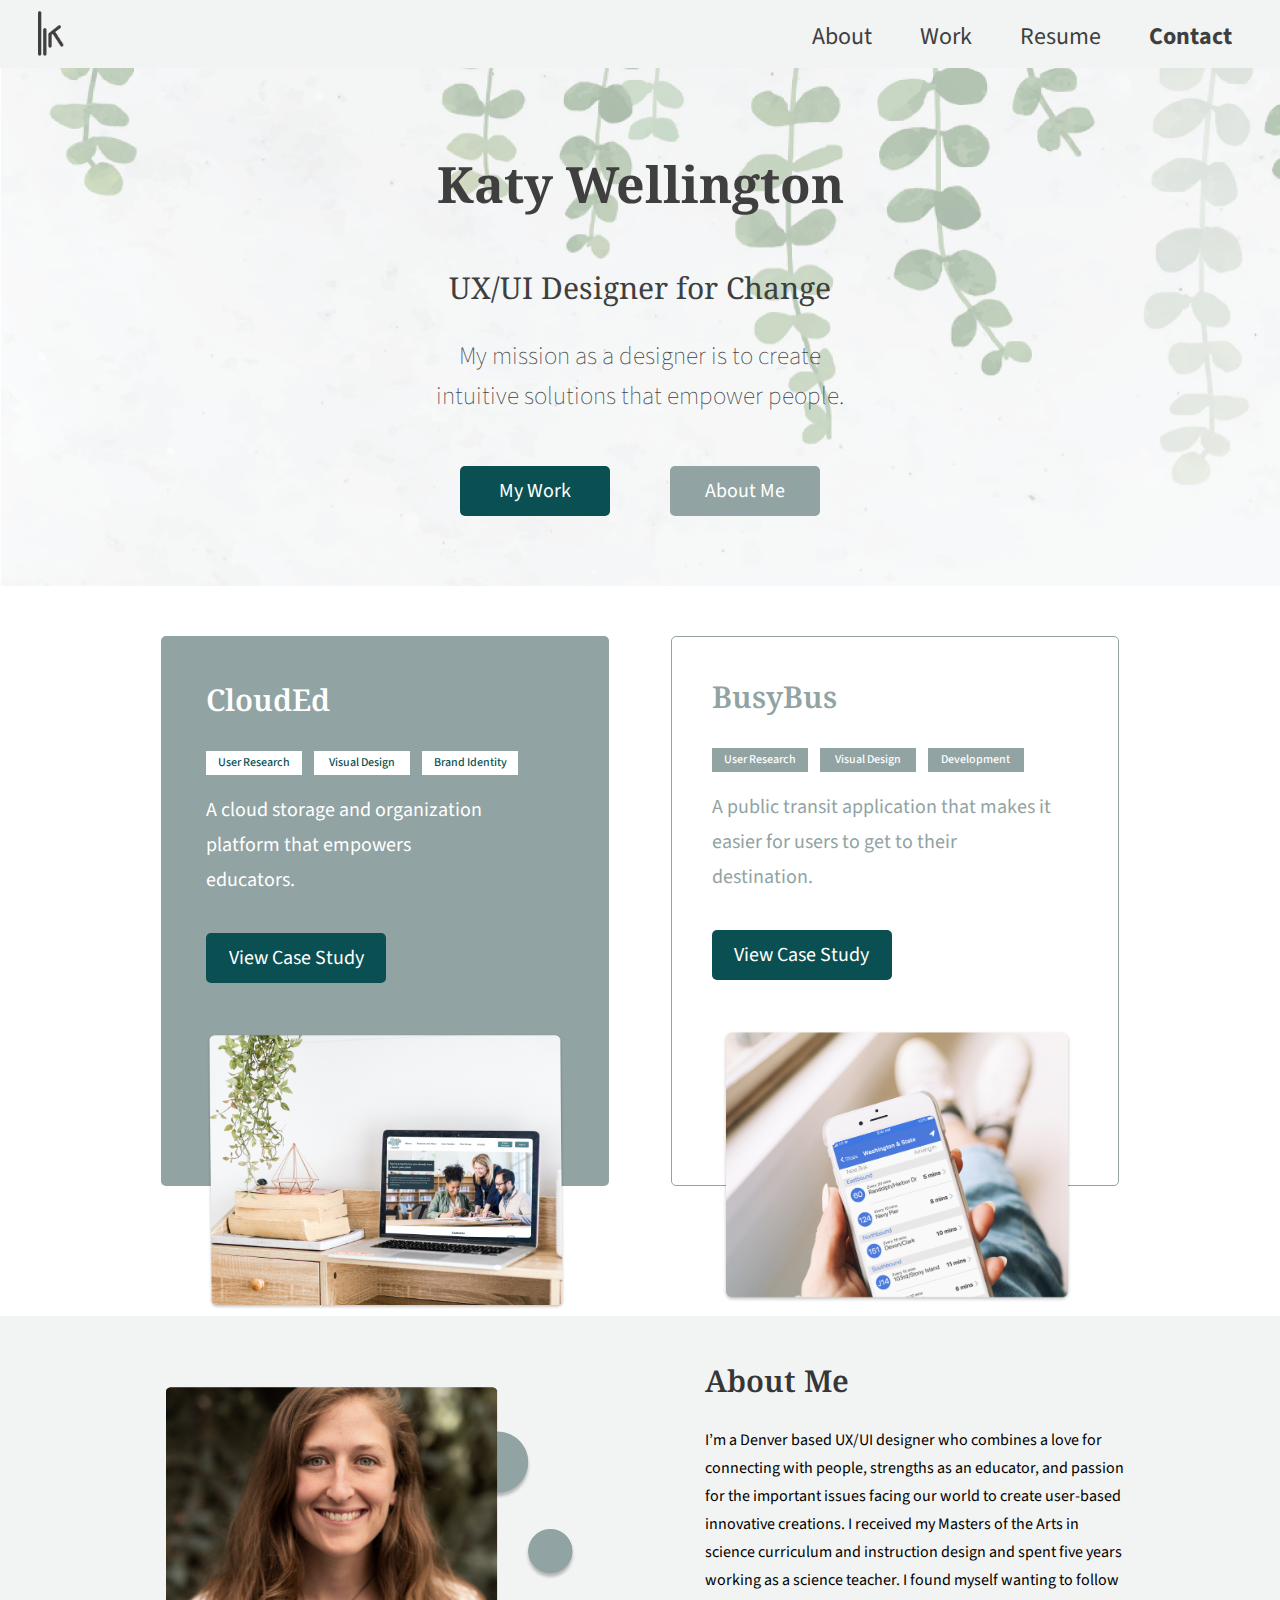
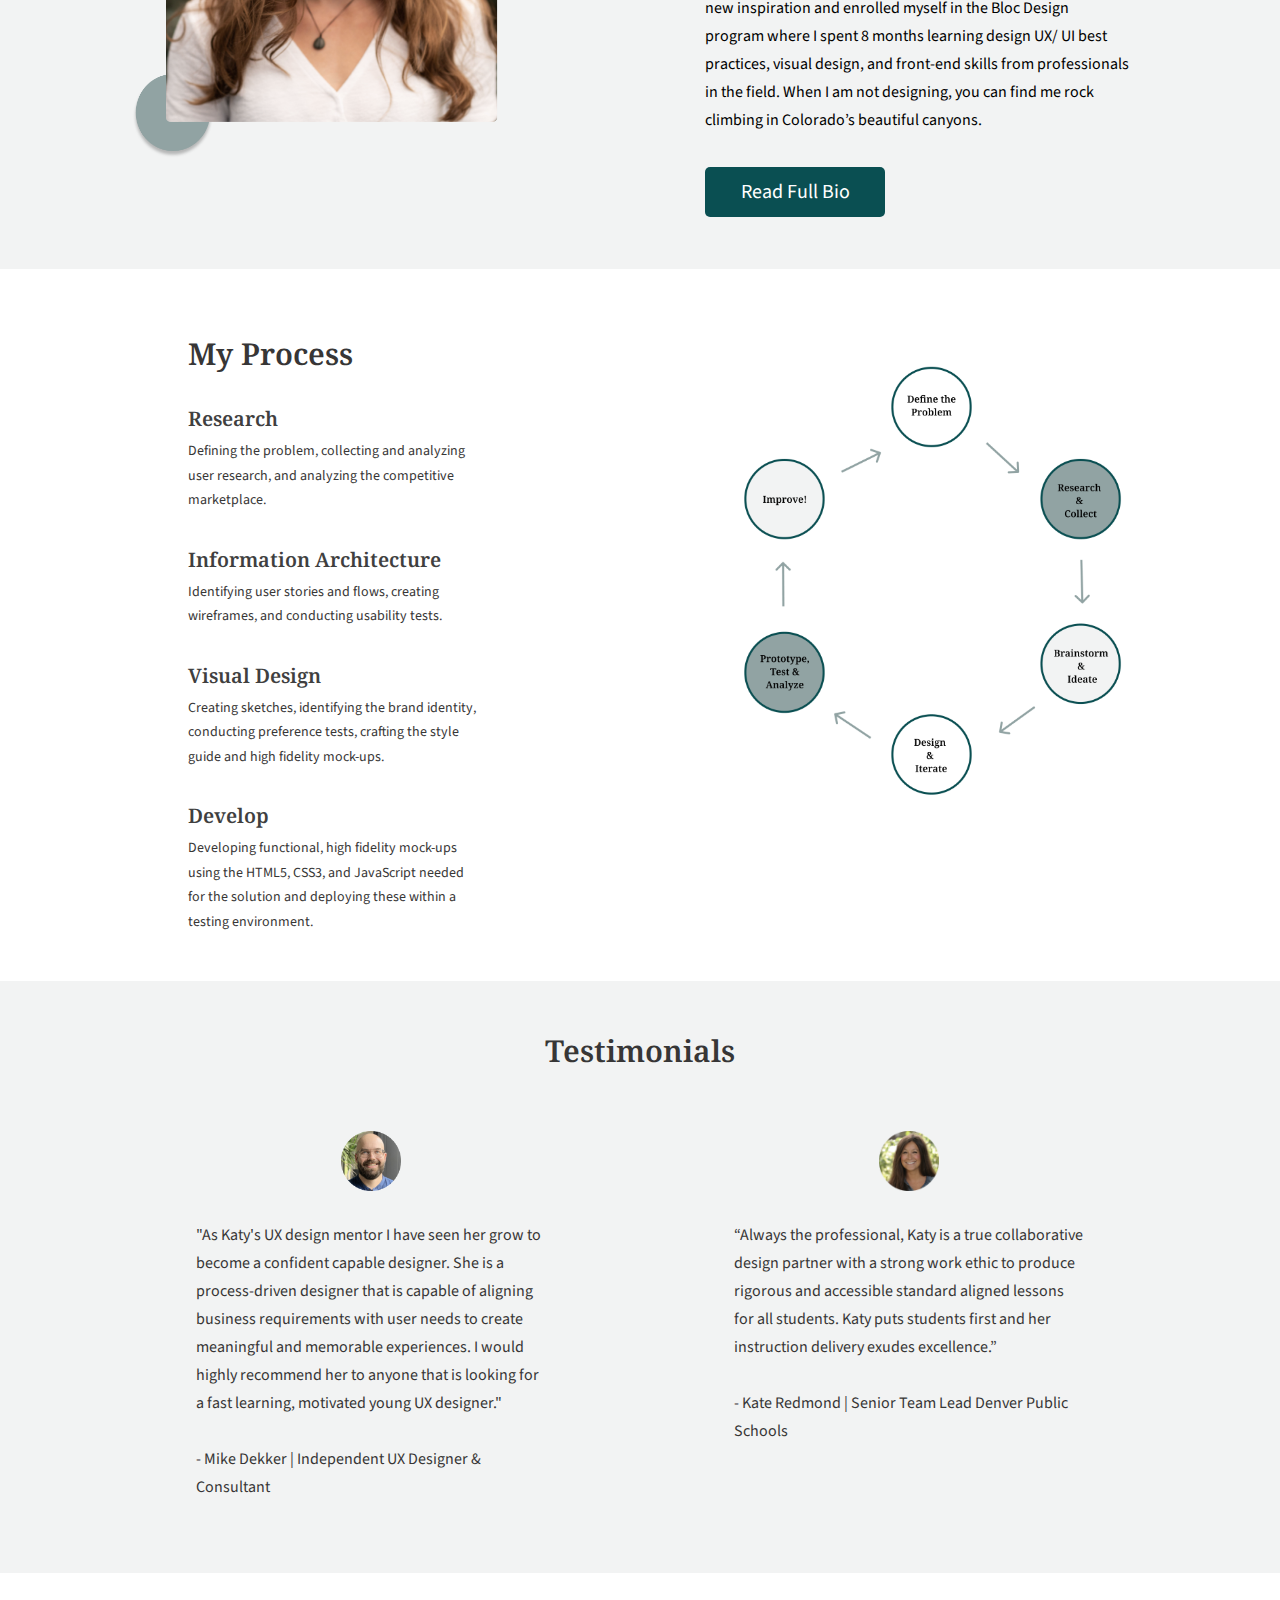
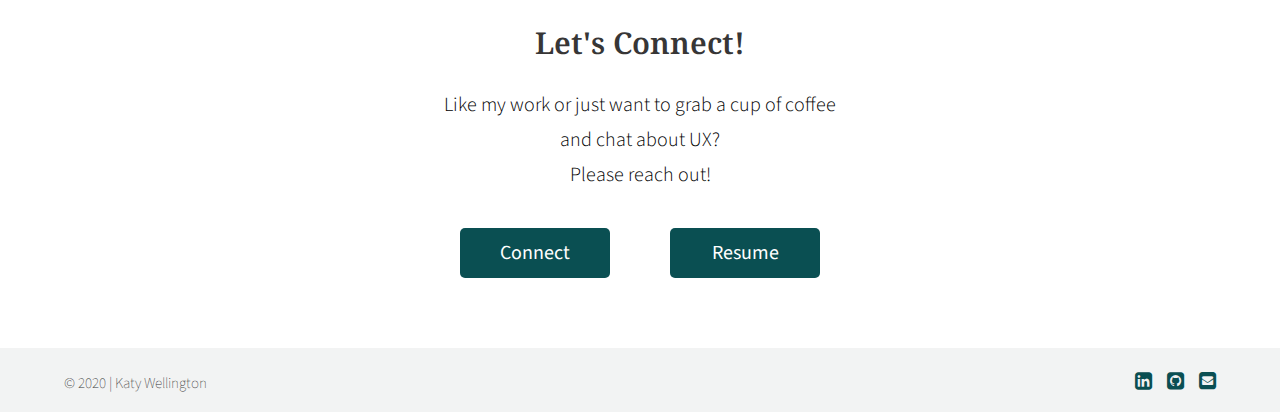
<file: index.html>
<!DOCTYPE html>
<html lang="en">
  <head>

    <!-- Global site tag (gtag.js) - Google Analytics -->
    <script async src="https://www.googletagmanager.com/gtag/js?id=UA-167285371-2"></script>
    <script>
      window.dataLayer = window.dataLayer || [];
      function gtag(){dataLayer.push(arguments);}
      gtag('js', new Date());

      gtag('config', 'UA-167285371-2');
    </script>


    <meta charset="utf-8">
    <meta name="viewport" content="width=device-width, initial-scale=1.0">
    <title>Portfolio | Katy Wellington</title>
    <link rel="stylesheet" href="styles/reset.css">
    <link rel="stylesheet" href="styles/main.css">
    <link rel="stylesheet" href="styles/index.css">
    <link href="https://fonts.googleapis.com/css2?family=Source+Sans+Pro:ital,wght@0,300;0,400;0,600;0,700;0,900;1,300;1,400;1,600;1,700&display=swap" rel="stylesheet">
    <link href="https://fonts.googleapis.com/css2?family=Noto+Serif:ital,wght@0,400;0,700;1,400;1,700&display=swap" rel="stylesheet">

    <!-- Font Awesome for social media icons -->
    <link href="https://maxcdn.bootstrapcdn.com/font-awesome/4.7.0/css/font-awesome.min.css" rel="stylesheet">

    <link rel="shortcut icon" href="images/katy-favicon.png">

    </head>
    <body>
      <div class="container">
        <nav class="topNav">
          <a class="logoIndex" href="index.html">
            <img class="logo" src="images/logobig.png" alt="Logo and link back to homepage">
          </a>

          <img class="hamburgerButton" id="nav-hamburger" src="images/bars-solid.svg" alt="Menu">
          <div class="expandedNav expandedNav--hidden" id="expanded-nav">
            <p><a class="expandedNavLink expandedNavText" href="about.html">About</a></p>
            <p><a class="expandedNavLink expandedNavText" href="#projectGreen">Work</a></p>
            <p><a class="expandedNavLink expandedNavText" href="images/wellington-resume.pdf" target="_blank">Resume</a></p>
            <p><a class="expandedNavLink contactText" href="contact.html">Contact</a></p>
          </div>
        </nav>
      </div>


    <!--hero unit -->
    <section class="hero">
      <h1>Katy Wellington</h1>
      <h2>UX/UI Designer for Change</h2>
      <span class="heroSubtitle">My mission as a designer is to create <br> intuitive solutions that empower people.</span>
      <ul class="heroButtons">
        <li class="heroButton">
          <a class="buttonText" href="#projectGreen">My Work</a>
        </li>
        <li class="heroButton heroButtonGhost">
          <a class="buttonText buttonTextGhost" href="about.html">About Me</a>
        </li>
      </ul>
    </section>

    <!--First Case Study -->

     <div class="caseStudyBoxes">
      <section class="projectGreen" id="projectGreen">
        <div class="projectGreenBoxes">
          <div class="projectGreenBox1">
            <img class="projectSnapshot projsnapGreen" src="images/cloudEdimg.png" alt="CloudEd website on laptop screen">
          </div>
          <div class="projectGreenBox2">
            <h3 class="textWhite">CloudEd</h3>
            <ul class="projectKeywords">
              <li class="projectKeyword backgroundWhite">User Research</li>
              <li class="projectKeyword backgroundWhite">Visual Design</li>
              <li class="projectKeyword backgroundWhite">Brand Identity</li>
            </ul>
            <p class="projectSubtitle textWhite">A cloud storage and organization platform that empowers educators.</p>
            <ul class="redirectButtons">
              <li class="redirectButton">
                <a class="buttonText" href="cloudedProject.html">View Case Study</a>
              </li>
            </ul>
          </div>
        </div>
      </section>

      <!--Second Case Study -->
      <section class="projectWhite">
        <div class= "projectWhiteBoxes">
          <div class="projectWhiteBox1">
            <img class="projectSnapshot projsnapWhite" src="images/busyBus.png" alt="Busybus application on phone screen">
          </div>
          <div class="projectWhiteBox2">
            <h3 class="textGreen">BusyBus</h3>
            <ul class="projectKeywords">
              <li class="projectKeyword backgroundGreen">User Research</li>
              <li class="projectKeyword backgroundGreen">Visual Design</li>
              <li class="projectKeyword backgroundGreen">Development</li>
            </ul>
            <p class="projectSubtitle textGreen">A public transit application that makes it easier for users to get
              to their destination.</p>
            <ul class="redirectButtons">
              <li class="redirectButton">
                <a class="buttonText" href="busybusProject.html">View Case Study</a>
              </li>
            </ul>
          </div>
        </div>
       </section>
     </div>

    <!-- About Me section -->
    <section class="aboutme">
      <div class= "aboutmeBoxes">
        <div class="aboutmeBox1">
          <img class="aboutmePic" src="images/aboutme.png" alt="Picture of Katy Wellington">
        </div>
        <div class="aboutmeBox2">
          <h3 class="textGray">About Me</h3>
          <p class="projectSubtitle textAbout">I’m a Denver based UX/UI designer who combines a love for connecting with
          people, strengths as an educator, and passion for the important issues facing
          our world to create user-based innovative creations.
          I received my Masters of the Arts in science curriculum and instruction design
          and spent five years working as a science teacher.
          I found myself wanting to follow new inspiration and enrolled myself in
          the Bloc Design program where I spent 8 months learning design UX/ UI best
          practices, visual design, and front-end skills from professionals in the field.
          When I am not designing, you can find me rock climbing in Colorado’s beautiful canyons.</p>
          <ul class="redirectButtons">
            <li class="redirectButton">
              <a class="buttonText" href="about.html">Read Full Bio</a>
            </li>
          </ul>
        </div>
      </div>
    </section>

    <!-- My Process Section -->
    <section class="myProcess">
      <div class="myprocessBoxes">
        <div class="myprocessBox1">
          <h3 class="textGray">My Process</h3>
          <h4 class="processTopic">Research</h4>
          <p class="projectSubtitle textGray">Defining the problem, collecting and analyzing user research,
            and analyzing the competitive marketplace.</p>
          <h4 class="processTopic">Information Architecture</h4>
          <p class="projectSubtitle textGray">Identifying user stories and flows, creating wireframes, and
             conducting usability tests.</p>
          <h4 class="processTopic">Visual Design</h4>
          <p class="projectSubtitle textGray">Creating sketches, identifying the brand identity, conducting
              preference tests, crafting the style guide and high fidelity mock-ups.</p>
          <h4 class="processTopic">Develop</h4>
          <p class="projectSubtitle textGray">Developing functional, high fidelity mock-ups using the HTML5, CSS3,
              and JavaScript needed for the solution and deploying these within a
              testing environment. </p>
        </div>
        <div class="myprocessBox2">
          <img class="processPic" src="images/myprocess.png" alt="Image of my cyclical design process:
          Define the problem. Research and collect. Brainstorm and ideate. Design and iterate.
          Prototype, test, and analyze. Improve. ">
        </div>
      </div>
    </section>

    <!-- Testimonials section -->
    <section class="testimonials">
      <h3 class="testimonialText">Testimonials</h3>
      <div class= "testimonialsPeople">
        <div class="testimonialMike">
          <div class= "testimonialsBoxMike1">
            <img class="testimonialPic" src="images/mikepicture.png" alt="A picture of Mike Dekker">
          </div>
          <div class= "testimonialsBoxMike2">
          <p class="testimonialSubtitle textGray">"As Katy's UX design mentor I have seen her grow to become a confident
          capable designer. She is a process-driven designer that is capable of
          aligning business requirements with user needs to create meaningful and
          memorable experiences. I would highly recommend her to anyone that is looking
          for a fast learning, motivated young UX designer."<br>
          <br>- Mike Dekker | Independent UX Designer & Consultant</p>
          </div>
        </div>


        <div class="testimonialKate">
            <div class= "testimonialsBoxMike1">
                <img class="testimonialPic" src="images/katepicture.png" alt="A picture of Kate Redmond">
            </div>
            <div class= "testimonialsBoxMike2">
              <p class="testimonialSubtitle textGray">“Always the professional, Katy is a true collaborative design partner
              with a strong work ethic to produce rigorous and accessible standard
              aligned lessons for all students. Katy puts students first and her
              instruction delivery exudes excellence.”<br>
              <br>- Kate Redmond | Senior Team Lead Denver Public Schools</p>
          </div>
        </div>
      </div>
    </section>

  <!-- Connect section -->
    <section class="connect">
      <div>
        <h3 class="testimonialText">Let's Connect!</h3>
        <p class="connectText">Like my work or just want to grab a cup of coffee and chat about UX?
        <br>Please reach out!</p>
        <ul class="heroButtons">
          <li class="heroButton">
            <a class="buttonText" href="contact.html">Connect</a>
          </li>
          <li class="heroButton">
            <a class="buttonText" href="images/wellington-resume.pdf" target="_blank">Resume</a>
          </li>
        </ul>
      </div>
    </section>

  <!--footer-->
    <footer>
      <div class= "footerDiv">
        <p class="footerSubtitle textGray">© 2020  |  Katy Wellington <p>
          <ul class=mediaList>
            <li>
              <a href="https://www.linkedin.com/in/kwelli" target="blank">
                  <i class="fa fa-linkedin-square fa-2x" aria-hidden="true"></i>
              </a>
            </li>
            <li>
              <a href ="https://github.com/katywellington91" target="blank">
                  <i class="fa fa-github-square fa-2x" aria-hidden="true"></i>
              </a>
            </li>
            <li>
              <a href="contact.html">
                  <i class="fa fa-envelope-square fa-2x" aria-hidden="true"></i>
              </a>
            </li>
          </ul>
      </div>
    </footer>

  <script>
    let expandedNav = document.getElementById('expanded-nav');
    let hamburger = document.getElementById('nav-hamburger');
    hamburger.addEventListener('click', function() {
      expandedNav.classList.toggle('expandedNav--hidden')
    })
  </script>


  </body>
</html>
</file>
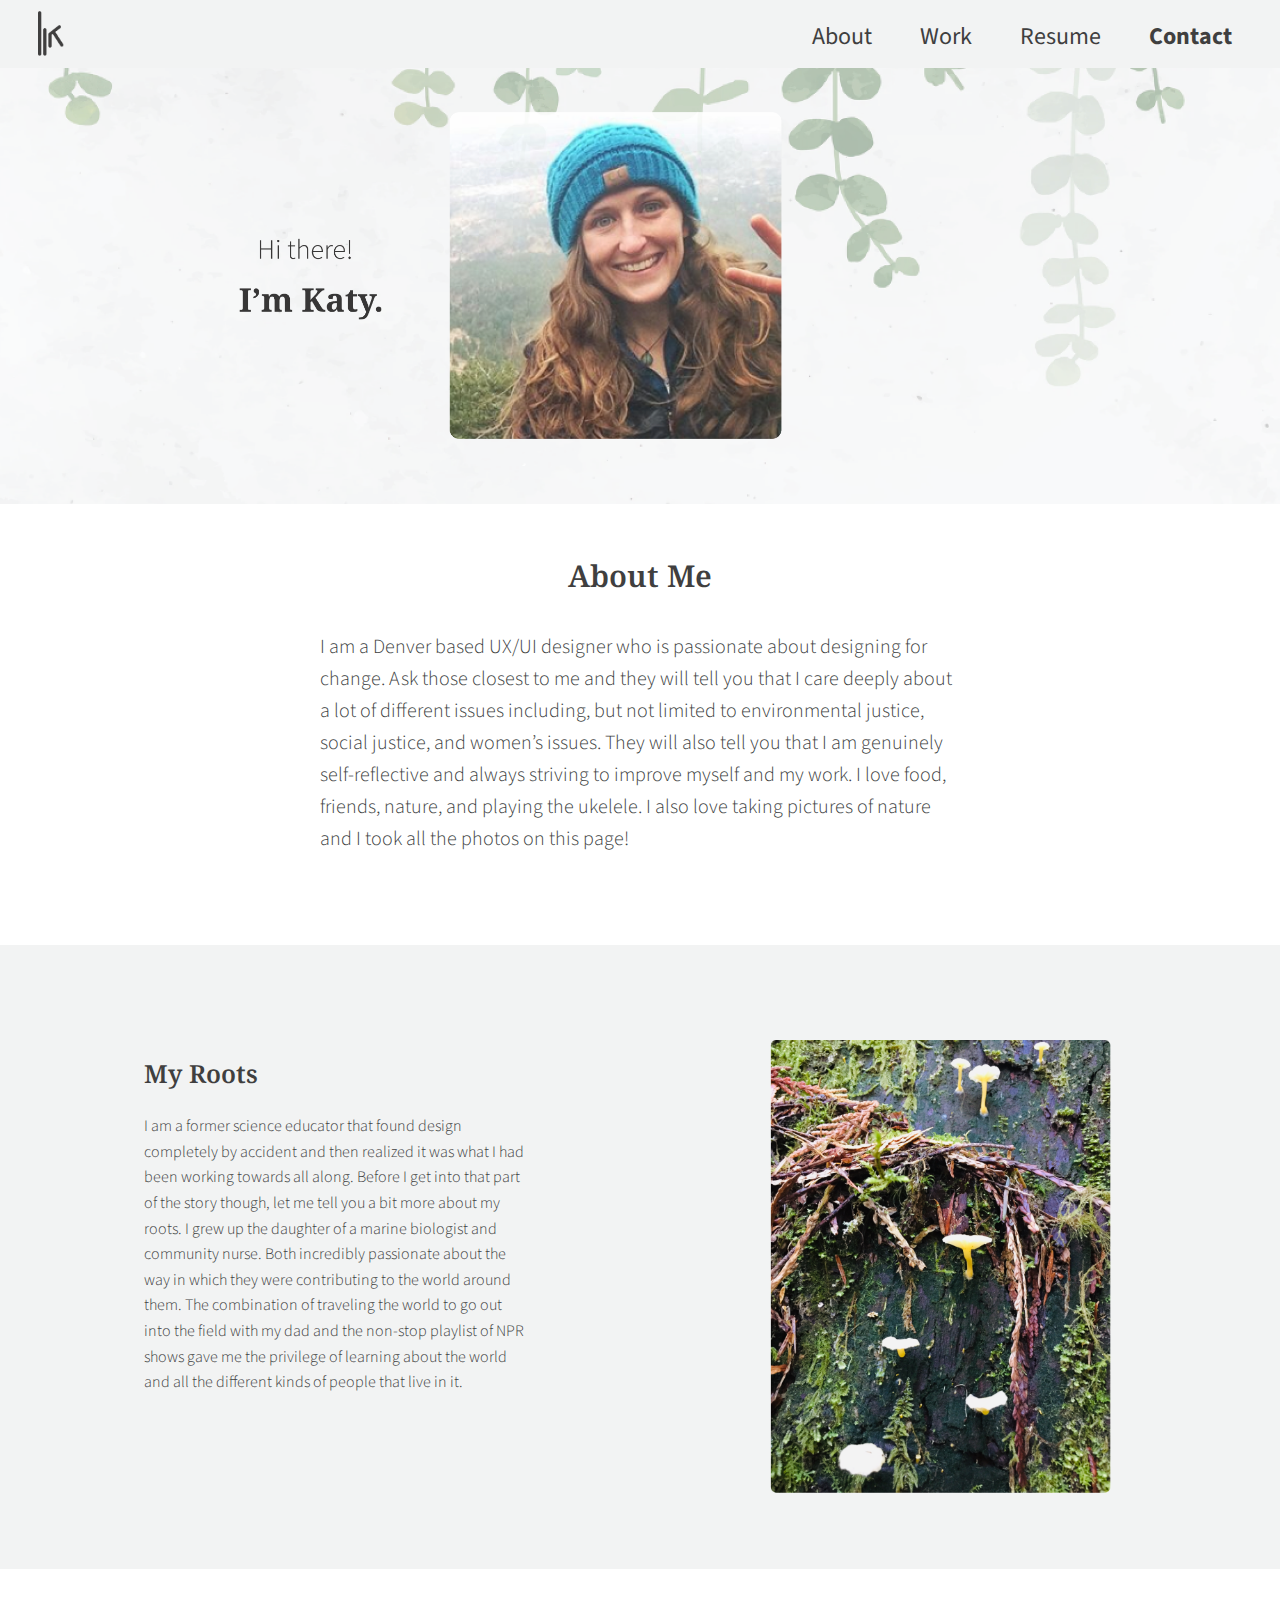
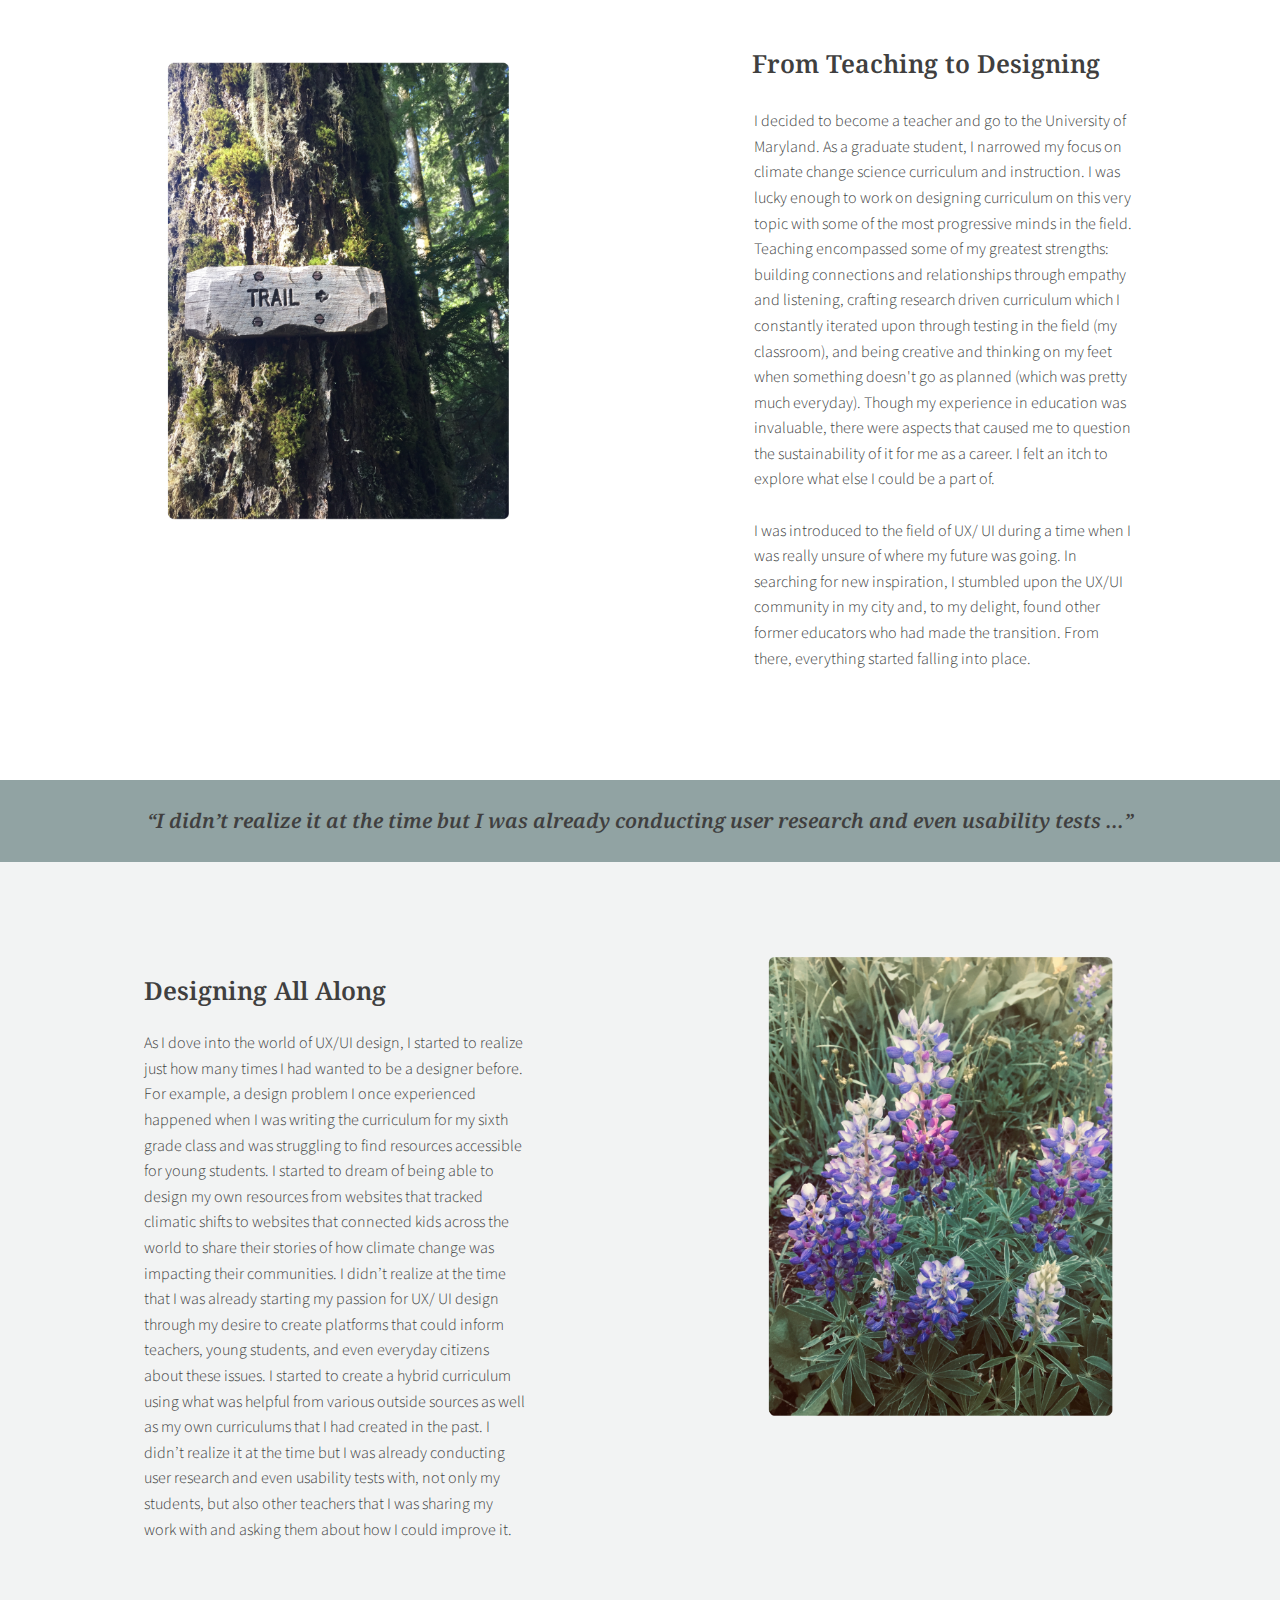
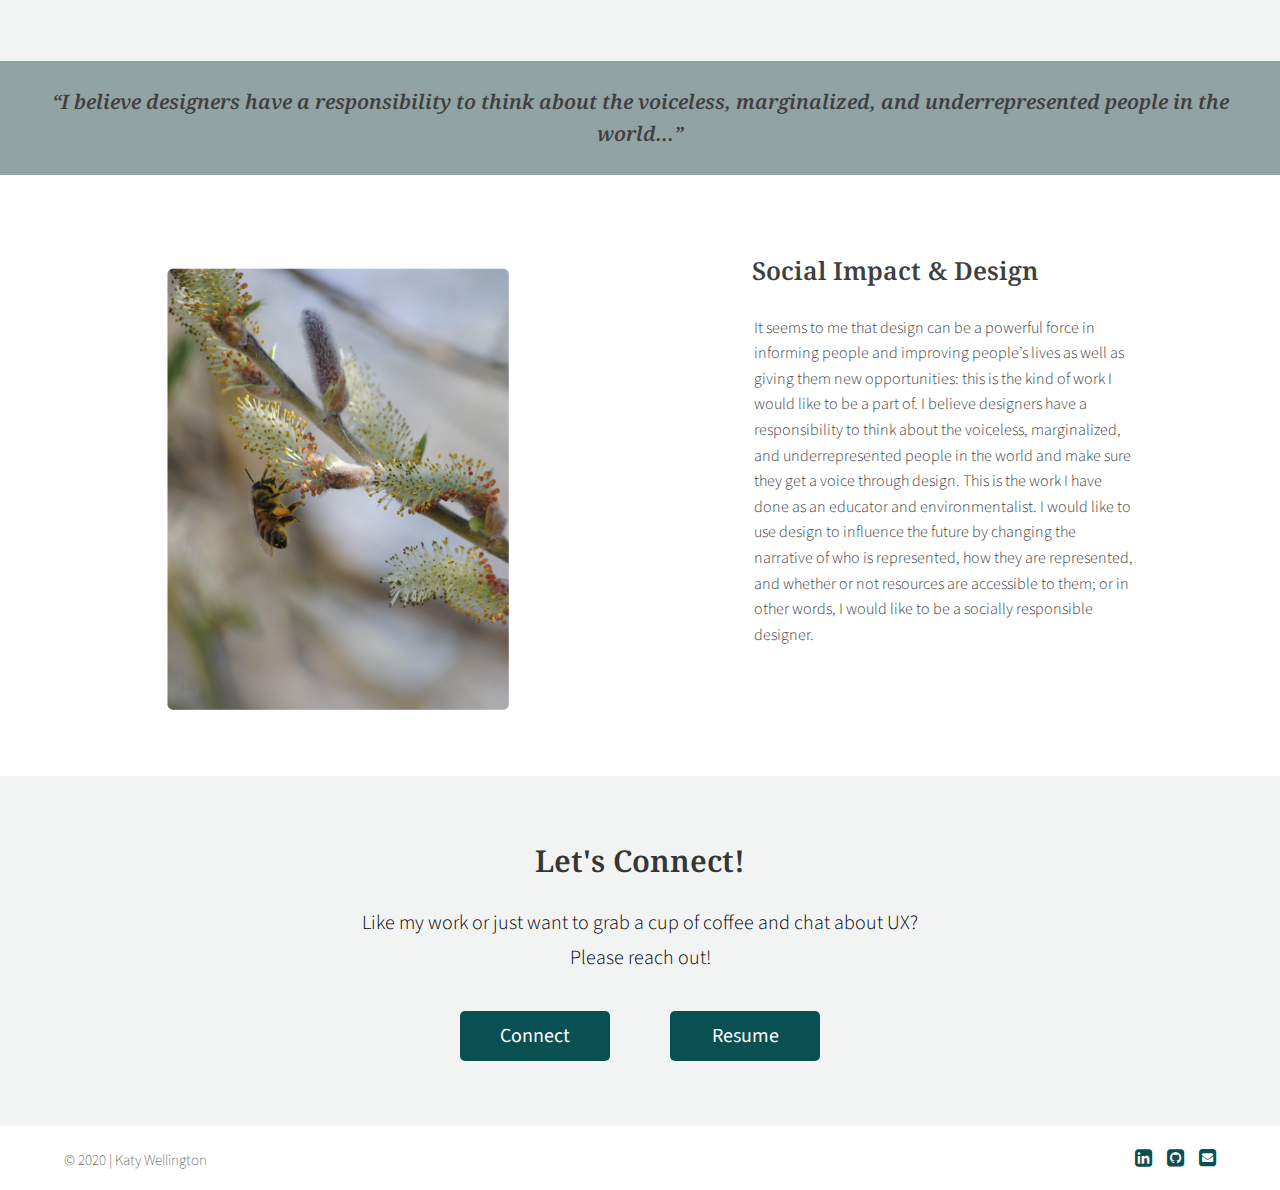
<file: about.html>
<!DOCTYPE html>
<html lang="en">
  <head>

        <!-- Global site tag (gtag.js) - Google Analytics -->
    <script async src="https://www.googletagmanager.com/gtag/js?id=UA-167285371-2"></script>
    <script>
      window.dataLayer = window.dataLayer || [];
      function gtag(){dataLayer.push(arguments);}
      gtag('js', new Date());

      gtag('config', 'UA-167285371-2');
    </script>

    <meta charset="utf-8">
    <meta name="viewport" content="width=device-width, initial-scale=1.0">
    <title>Portfolio | About Me</title>
    <link rel="stylesheet" href="styles/reset.css">
    <link rel="stylesheet" href="styles/main.css">
    <link rel="stylesheet" href="styles/aboutme.css">
    <link href="https://fonts.googleapis.com/css2?family=Source+Sans+Pro:ital,wght@0,300;0,400;0,600;0,700;0,900;1,300;1,400;1,600;1,700&display=swap" rel="stylesheet">
    <link href="https://fonts.googleapis.com/css2?family=Noto+Serif:ital,wght@0,400;0,700;1,400;1,700&display=swap" rel="stylesheet">

    <!-- Font Awesome for social media icons -->
    <link href="https://maxcdn.bootstrapcdn.com/font-awesome/4.7.0/css/font-awesome.min.css" rel="stylesheet">

    <link rel="shortcut icon" href="images/katy-favicon.png">

  </head>
  <body>
    <div class="container">
      <nav class="topNav">
        <a class="logoIndex" href="index.html">
          <img class="logo" src="images/logobig.png" alt="Logo and link back to homepage">
        </a>

        <img class="hamburgerButton" id="nav-hamburger" src="images/bars-solid.svg" alt="Menu">
        <div class="expandedNav expandedNav--hidden" id="expanded-nav">
          <p><a class="expandedNavLink" href="about.html">About</a></p>
          <p><a class="expandedNavLink" href="index.html#projectGreen">Work</a></p>
          <p><a class="expandedNavLink" href="images/wellington-resume.pdf" target="_blank">Resume</a></p>
          <p><a class="expandedNavLink contactText" href="contact.html">Contact</a></p>
        </div>
      </nav>
    </div>

    <!-- main picture and description section -->
    <section class="titleDesciption">
      <img class="heroImg" src="images/bioPic.png" alt="About Me Picture">
    </section>

    <!-- About Me overview section -->
    <section class="aboutMeMain">
      <h2>About Me</h2>
      <p class="aboutMeMainText">I am a Denver based UX/UI designer who is passionate about designing
        for change. Ask those closest to me and they will tell you that I care
        deeply about a lot of different issues including, but not limited to
        environmental justice, social justice, and women’s issues. They will
        also tell you that I am genuinely self-reflective and always striving
        to improve myself and my work.  I love food, friends, nature, and playing
        the ukelele. I also love taking pictures of nature and I took all
        the photos on this page!</p>
    </section>

    <!-- My Roots Section -->
    <section class="aboutgrey">
      <div class="greyBoxes">
        <div class="greyBox1">
          <h3 class="moveright">My Roots</h3>
          <p class="sectionText sectionGrey">I am a former science educator that found design completely by accident
             and then realized it was what I had been working towards all along. Before
             I get into that part of the story though, let me tell you a bit more about
             my roots. I grew up the daughter of a marine biologist and community nurse.
             Both incredibly passionate about the way in which they were contributing
             to the world around them. The combination of traveling the world to go
             out into the field with my dad and the non-stop playlist of NPR shows
             gave me the privilege of learning about the world and all the different
             kinds of people that live in it.</p>
        </div>
        <div class="greyBox2">
          <img class="sectionImg mushroomimg" src="images/mushrooms.png" alt="Mushrooms growing on a log.">
        </div>
      </div>
    </section>

    <!-- From teaching to designing section -->
    <section class="aboutSections">
      <div class="whiteBoxes">
        <div class="whiteBox1">
      <h3 class="moveOver">From Teaching to Designing</h3>
      <p class="sectionText sectionWhite">I decided to become a teacher and go to the University of Maryland.
          As a graduate student, I narrowed my focus on climate change science
          curriculum and instruction. I was lucky enough to work on designing
          curriculum on this very topic with some of the most progressive minds
          in the field. Teaching encompassed some of my greatest strengths: building
          connections and relationships through empathy and listening, crafting
          research driven curriculum which I constantly iterated upon through testing
          in the field (my classroom), and being creative and thinking on my feet
          when something doesn't go as planned (which was pretty much everyday).
          Though my experience in education was invaluable, there
          were aspects that caused me to question the sustainability of it for me
          as a career. I felt an itch to explore what else I could be a part of.
        <br>
        <br>I was introduced to the field of UX/ UI during a time when I was really unsure of
          where my future was going. In searching for new inspiration,  I stumbled
          upon the UX/UI community in my city and, to my delight, found other
          former educators who had made the transition. From there, everything
          started falling into place.</p>
        </div>
        <div class="whiteBox2">
          <img class="sectionImg treeimg" src="images/trail.png" alt="Trail sign on tree.">
        </div>
      </div>
    </section>


    <section class="phaseLabel">
      <span class="phaseLabelText">“I didn’t realize it at the time but I was already conducting user research and even usability tests ...”</span>
    </section>

    <!-- Designing all along-->
    <section class="aboutgrey">
      <div class="greyBoxes">
        <div class="greyBox1">
          <h3 class="moveright">Designing All Along</h3>
          <p class="sectionText sectionGrey">As I dove into the world of UX/UI design, I started to realize just
              how many times I had wanted to be a designer before. For example, a
              design problem I once experienced happened when I was writing the
              curriculum for my sixth grade class and was struggling to find resources
              accessible for young students. I started to dream of being able to design
              my own resources from websites that tracked climatic shifts to websites
              that connected kids across the world to share their stories of how climate
              change was impacting their communities. I didn’t realize at the time that
              I was already starting my passion for UX/ UI design through my desire to
              create platforms that could inform teachers, young students, and even
              everyday citizens about these issues. I started to create a hybrid
              curriculum using what was helpful from various outside sources as well
              as my own curriculums that I had created in the past. I didn’t realize
              it at the time but I was already conducting user research and even usability
              tests with, not only my students, but also other teachers that I was
              sharing my work with and asking them about how I could improve it.</p>
          </div>
          <div class="greyBox2">
            <img class="sectionImg treeimg" src="images/flowers.png" alt="Purple and yellow flowers">
          </div>
      </div>
    </section>

    <section class="phaseLabel">
      <span class="phaseLabelText">“I believe designers have a responsibility to think about the voiceless, marginalized, and underrepresented people in the world...”</span>
    </section>

    <!-- Social impact and design section -->
    <section class="aboutSections">
      <div class="whiteBoxes">
        <div class="whiteBox1">
          <h3 class="moveOver">Social Impact & Design</h3>
          <p class="sectionText sectionWhite">It seems to me that design can be a powerful force in informing people
              and improving people’s lives as well as giving them new opportunities:
              this is the kind of work I would like to be a part of. I believe designers
              have a responsibility  to think about the voiceless, marginalized, and
              underrepresented people in the world and make sure they get a voice
              through design. This is the work I have done as an educator and environmentalist.
              I would like to use design to influence the future by changing the narrative
              of who is represented, how they are represented, and whether or not resources
              are accessible to them; or in other words, I would like to be a
              socially responsible designer.</p>
        </div>
        <div class="whiteBox2">
          <img class="sectionImg mushroomimg" src="images/bee.png" alt="Forest">
        </div>
      </div>
    </section>

    <!--Let's connect-->
    <section class="connect">
      <div>
        <h3 class="textGray">Let's Connect!</h3>
        <p class="connectText">Like my work or just want to
          grab a cup of coffee and chat about UX?
        <br>Please reach out!</p>
        <ul class="heroButtons">
          <li class="heroButton">
            <a class="buttonText" href="contact.html">Connect</a>
          </li>
          <li class="heroButton">
            <a class="buttonText" href="images/wellington-resume.pdf" target="_blank">Resume</a>
          </li>
        </ul>
      </div>
    </section>

    <!--footer-->
      <footer>
        <div class= "footerDiv">
          <p class="footerSubtitle textGray">© 2020  |  Katy Wellington <p>
            <ul class=mediaList>
              <li>
                <a href="https://www.linkedin.com/in/kwelli" target="blank">
                    <i class="fa fa-linkedin-square fa-2x" aria-hidden="true"></i>
                </a>
              </li>
              <li>
                <a href ="https://github.com/katywellington91" target="blank">
                    <i class="fa fa-github-square fa-2x" aria-hidden="true"></i>
                </a>
              </li>
              <li>
                <a href="contact.html">
                    <i class="fa fa-envelope-square fa-2x" aria-hidden="true"></i>
                </a>
              </li>
            </ul>
        </div>
      </footer>

  <script>
    let expandedNav = document.getElementById('expanded-nav');
    let hamburger = document.getElementById('nav-hamburger');
    hamburger.addEventListener('click', function() {
      expandedNav.classList.toggle('expandedNav--hidden')
    })
  </script>


  </body>
</html>
</file>
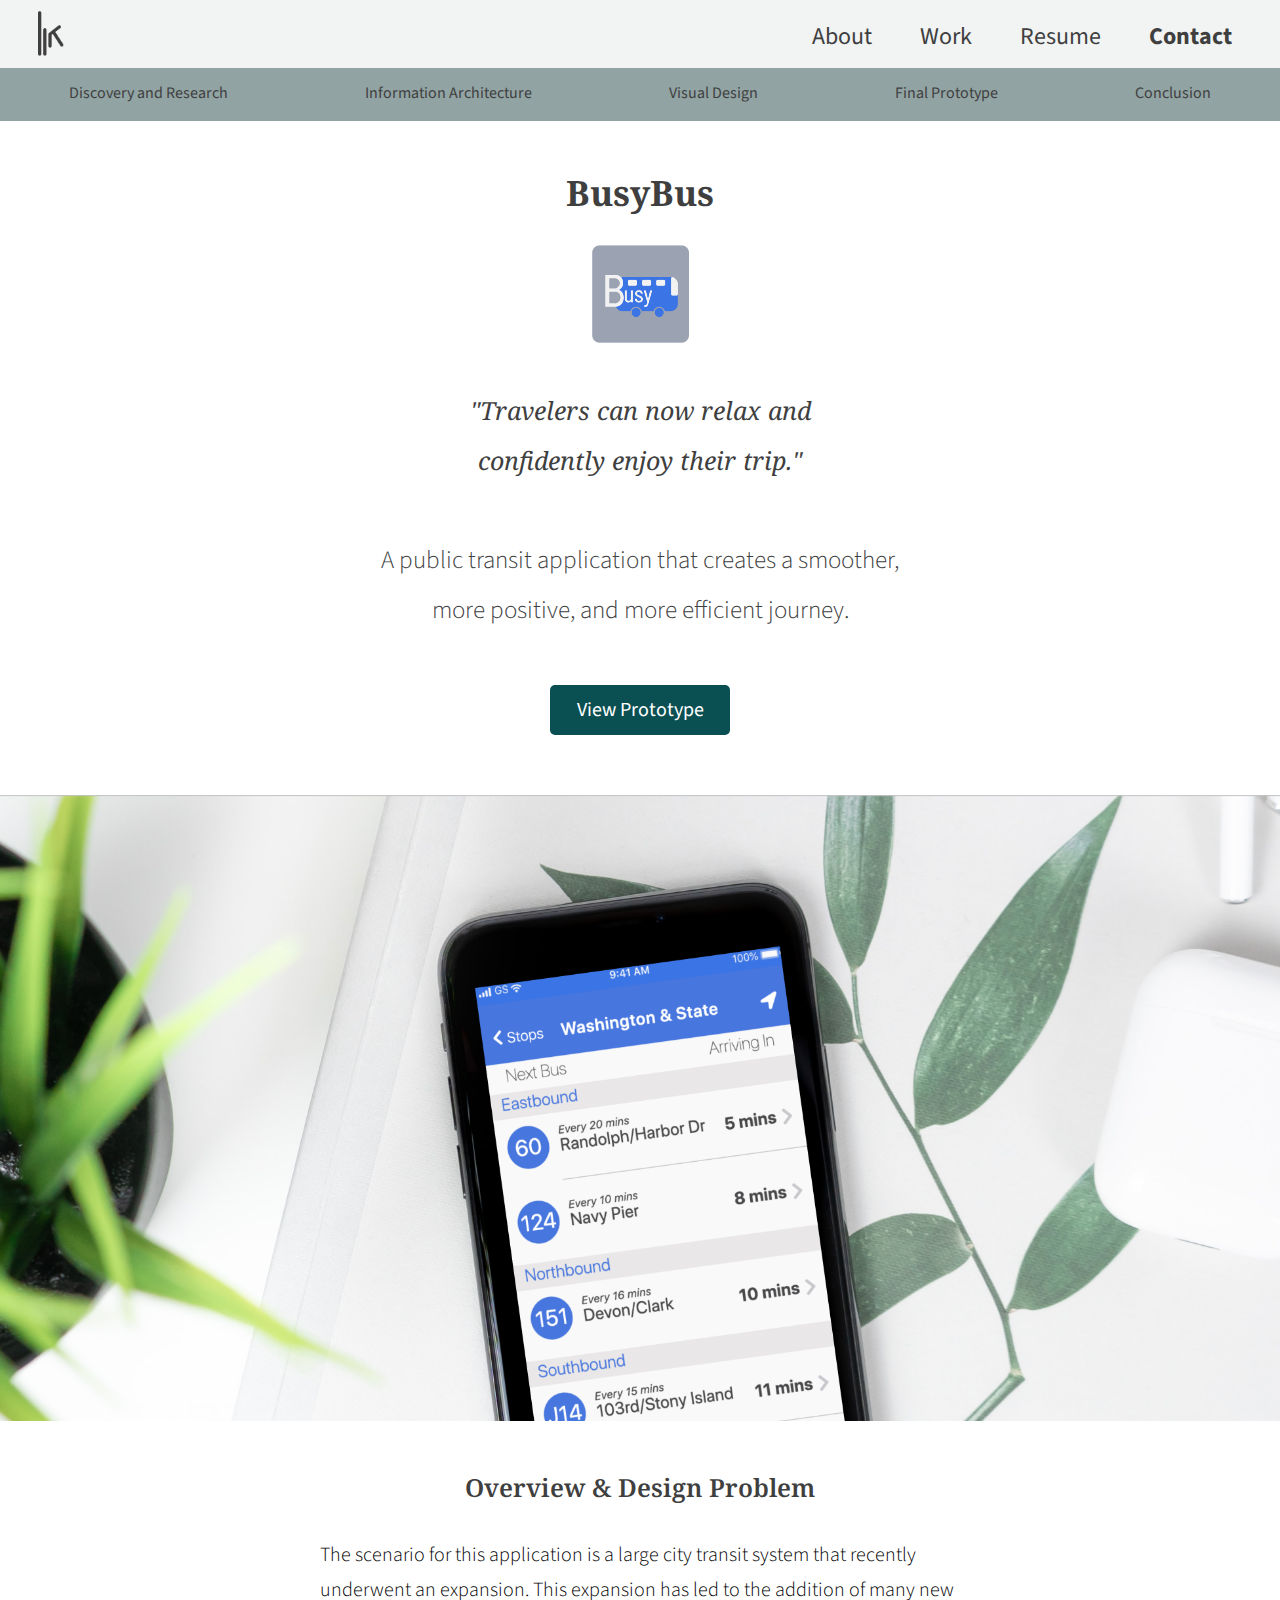
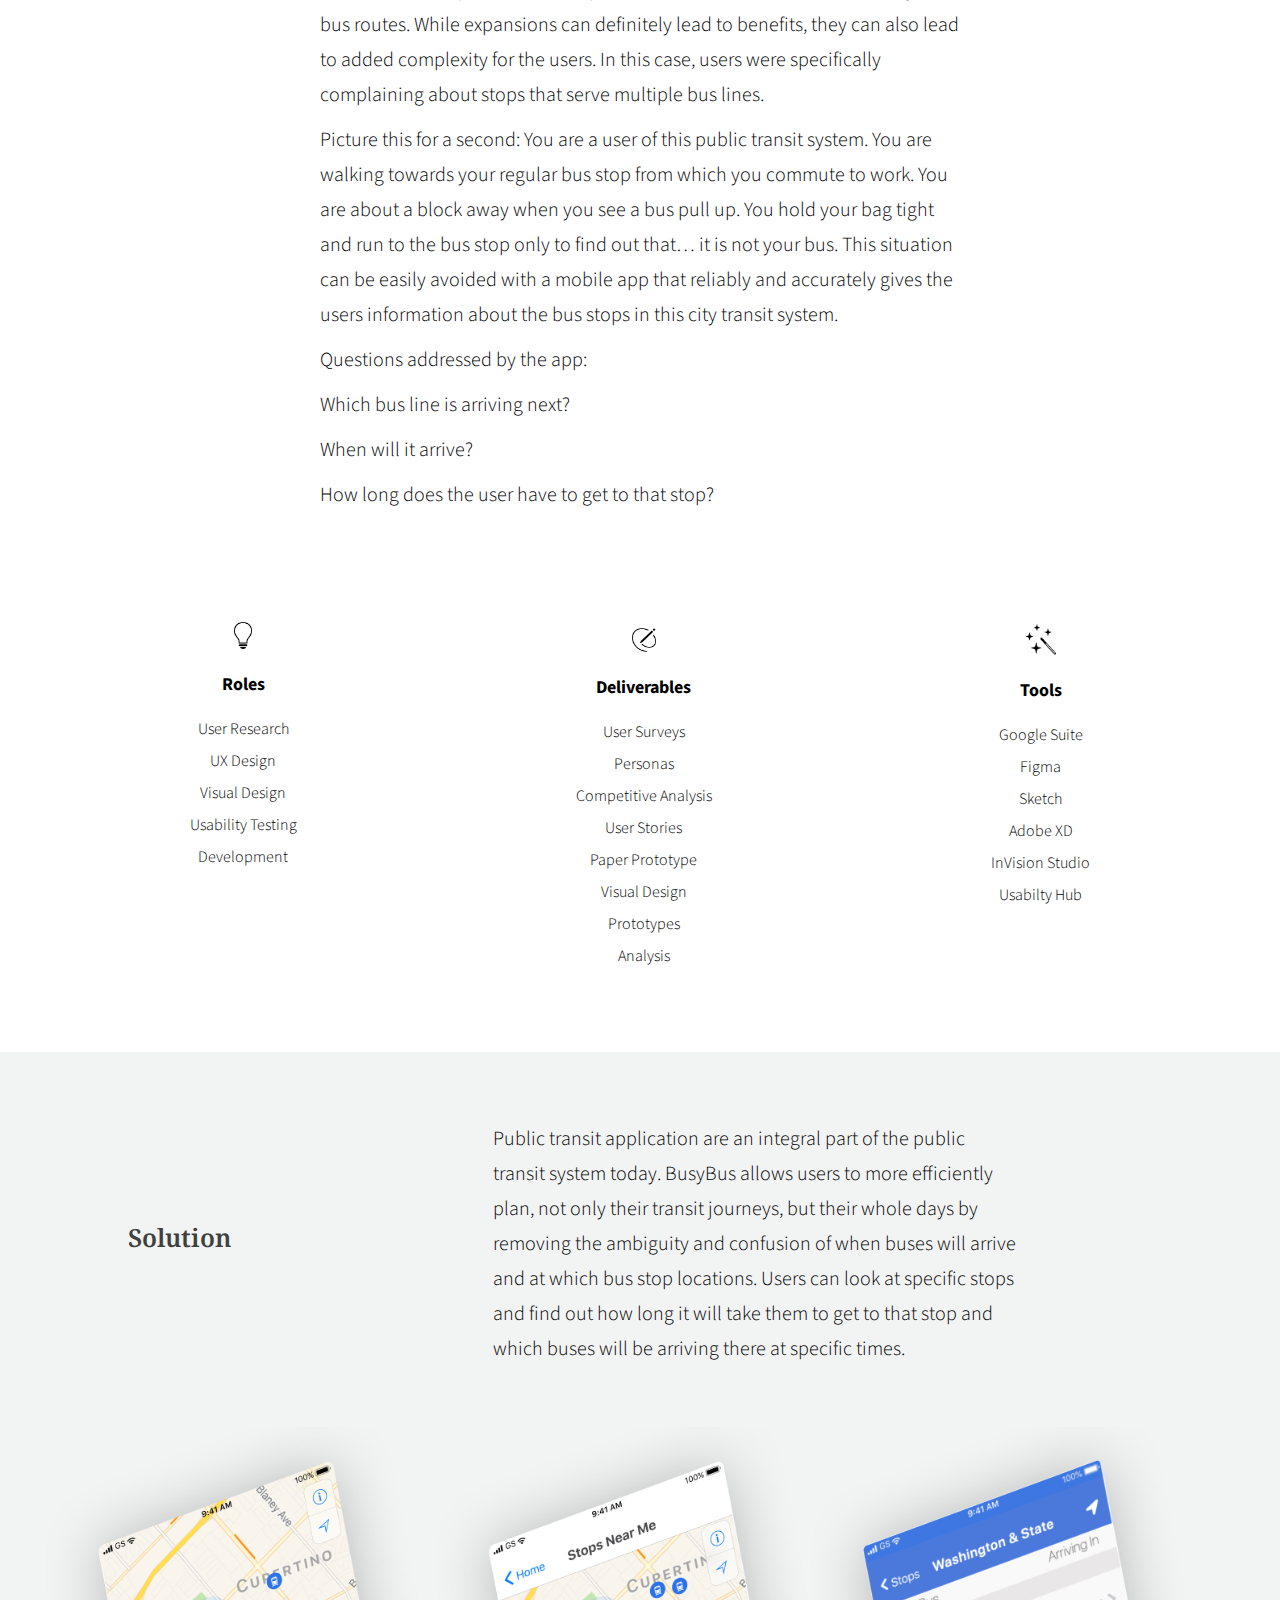
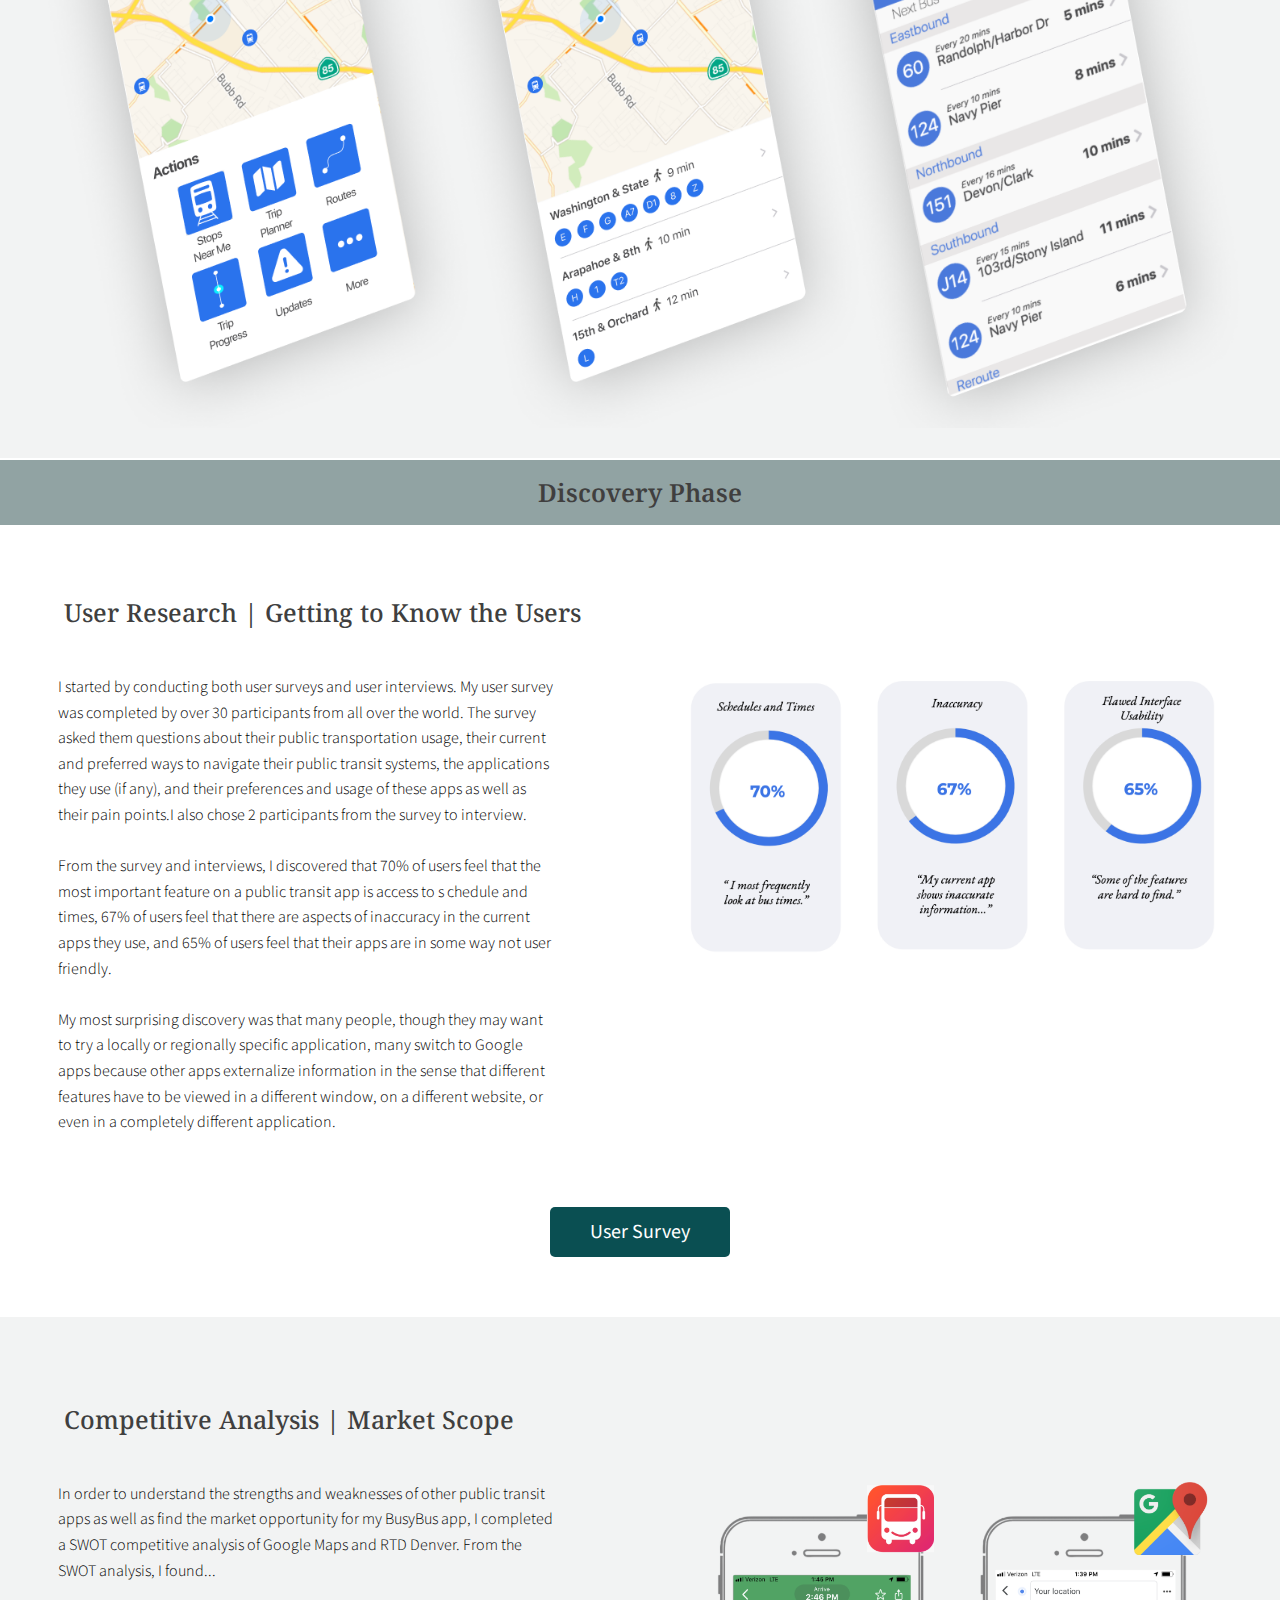
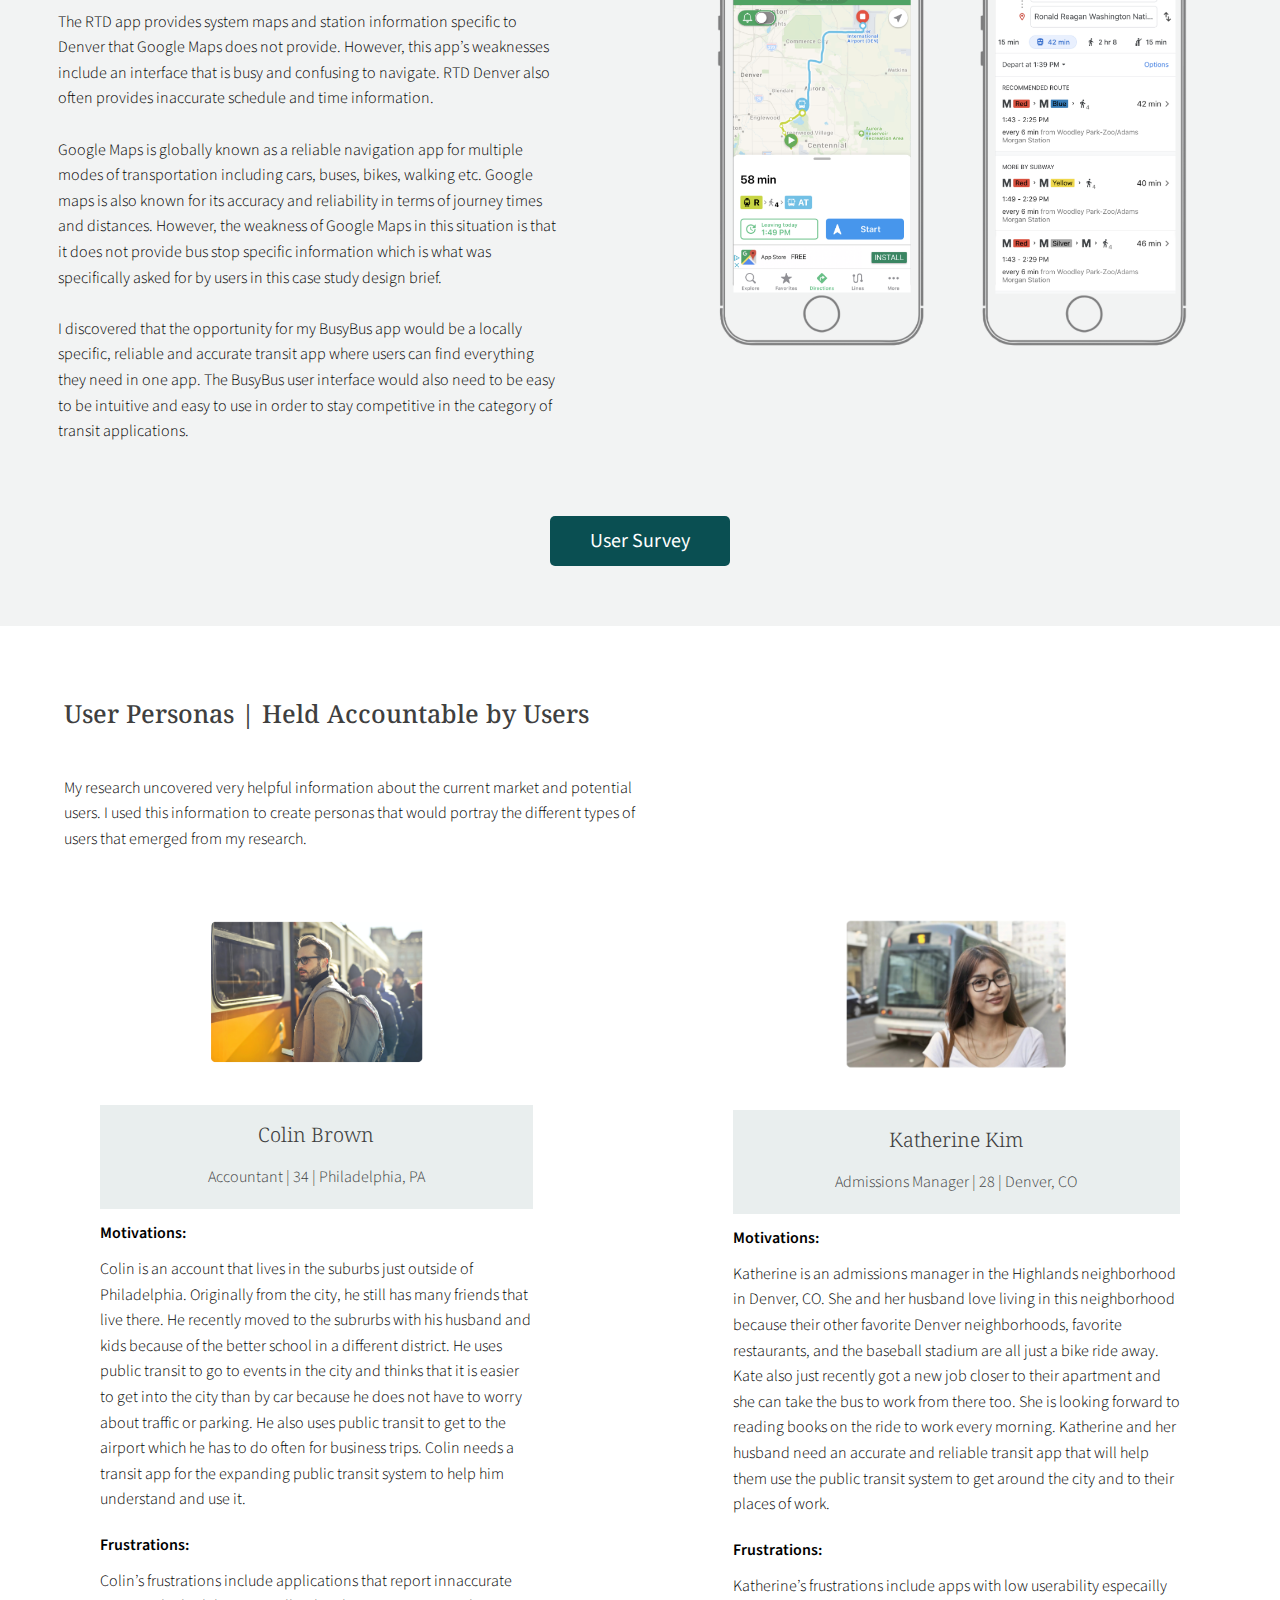
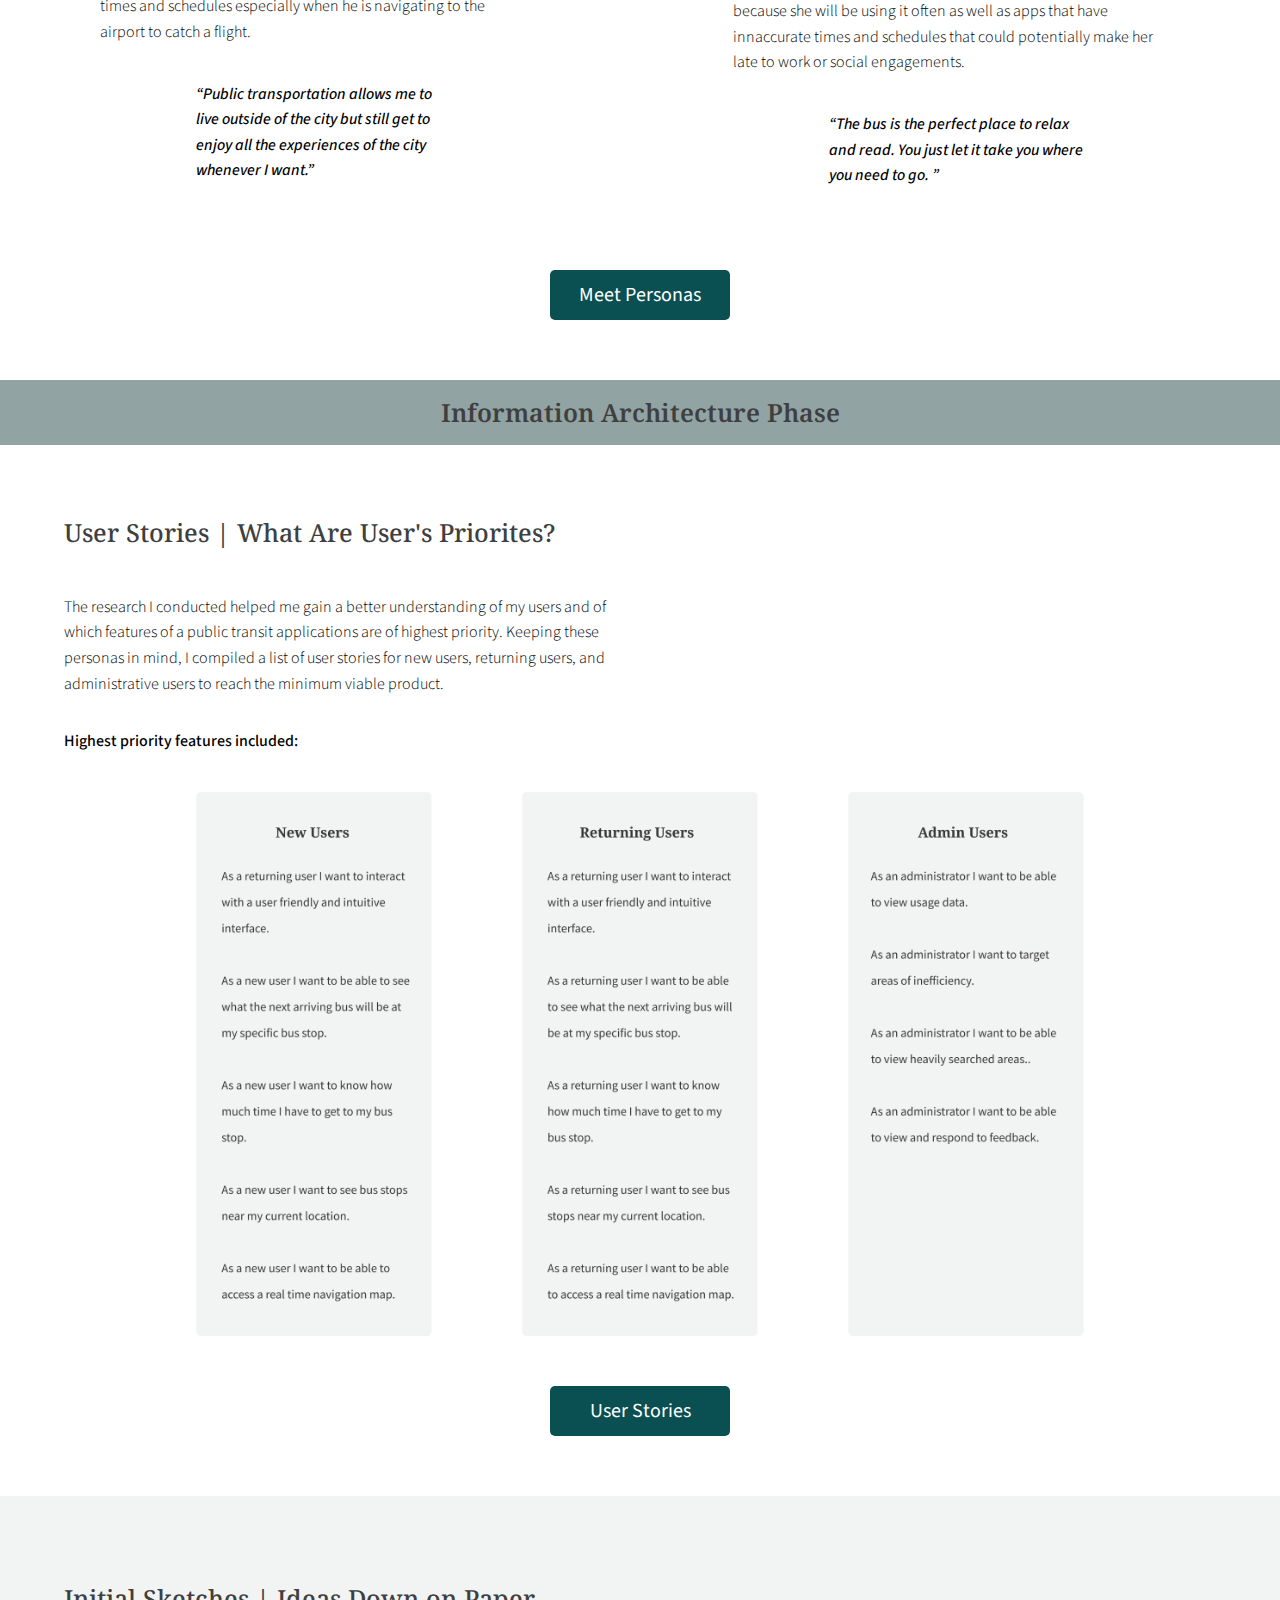
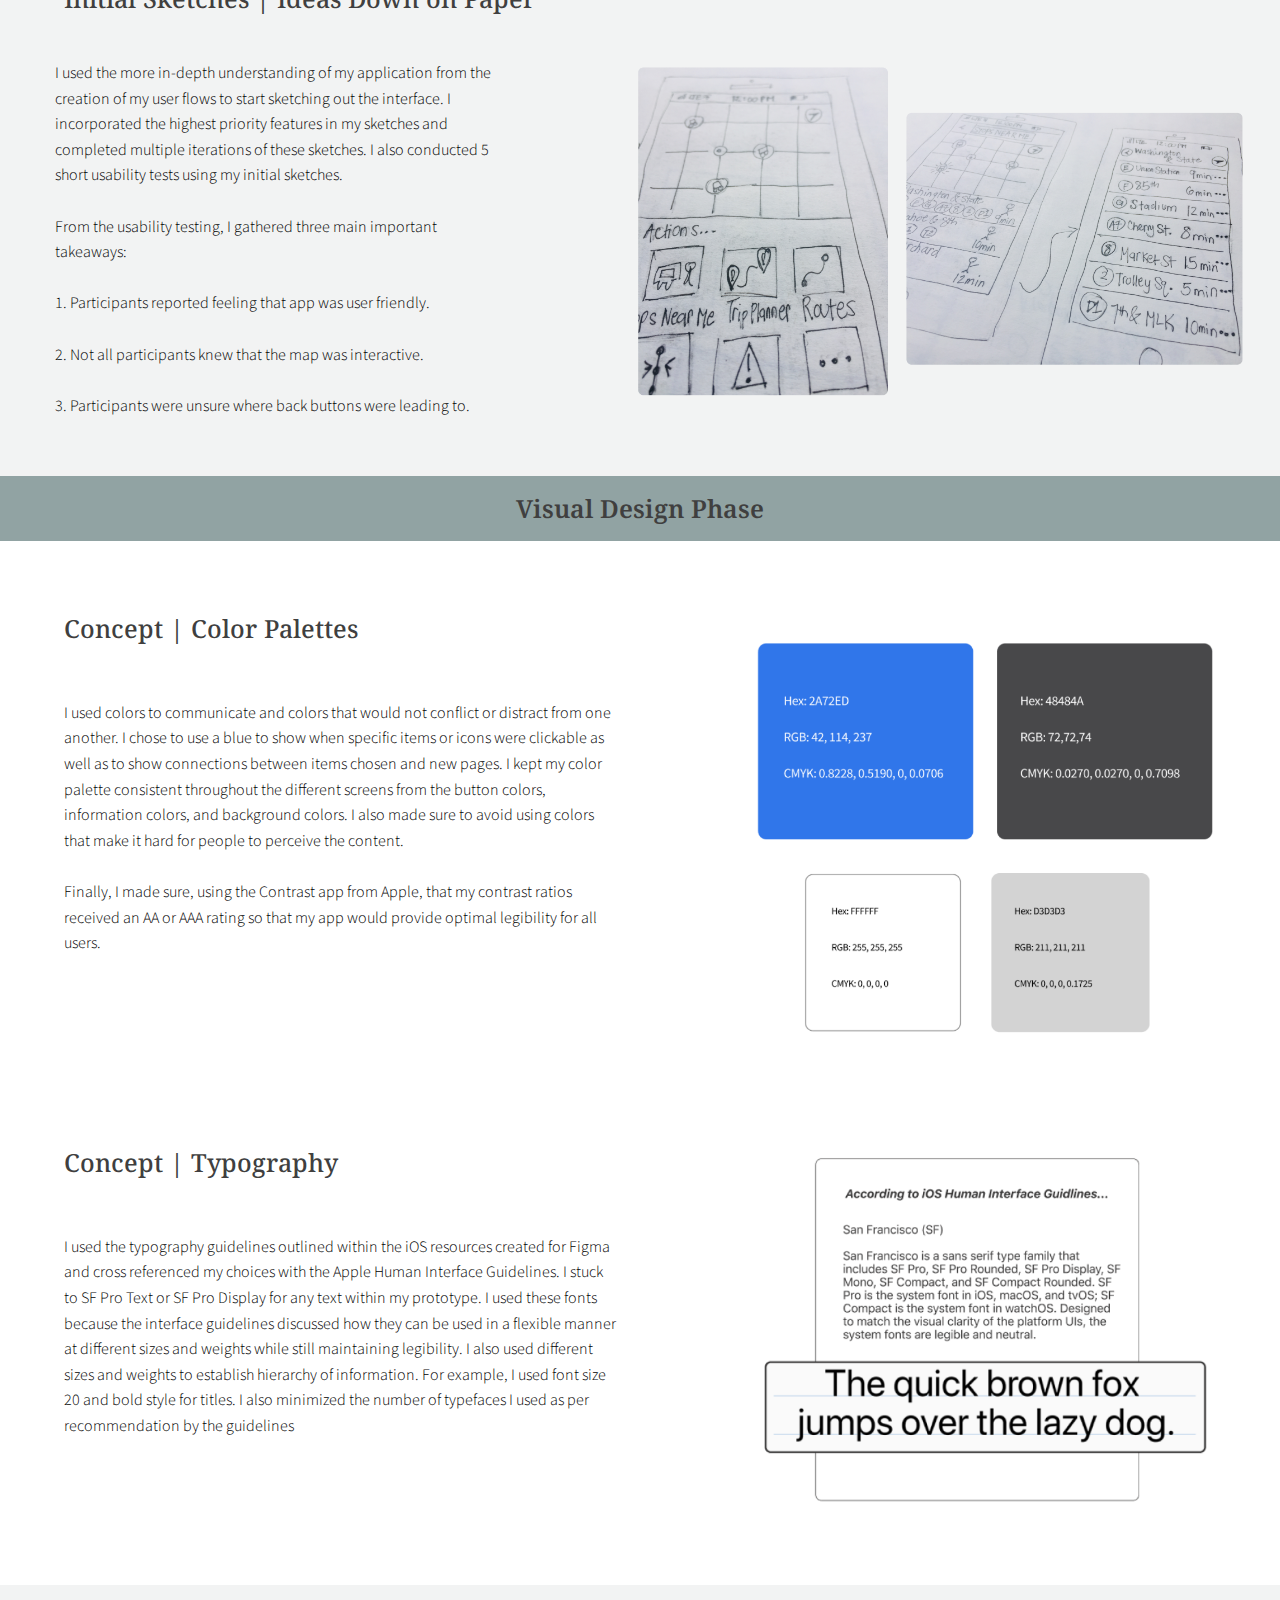
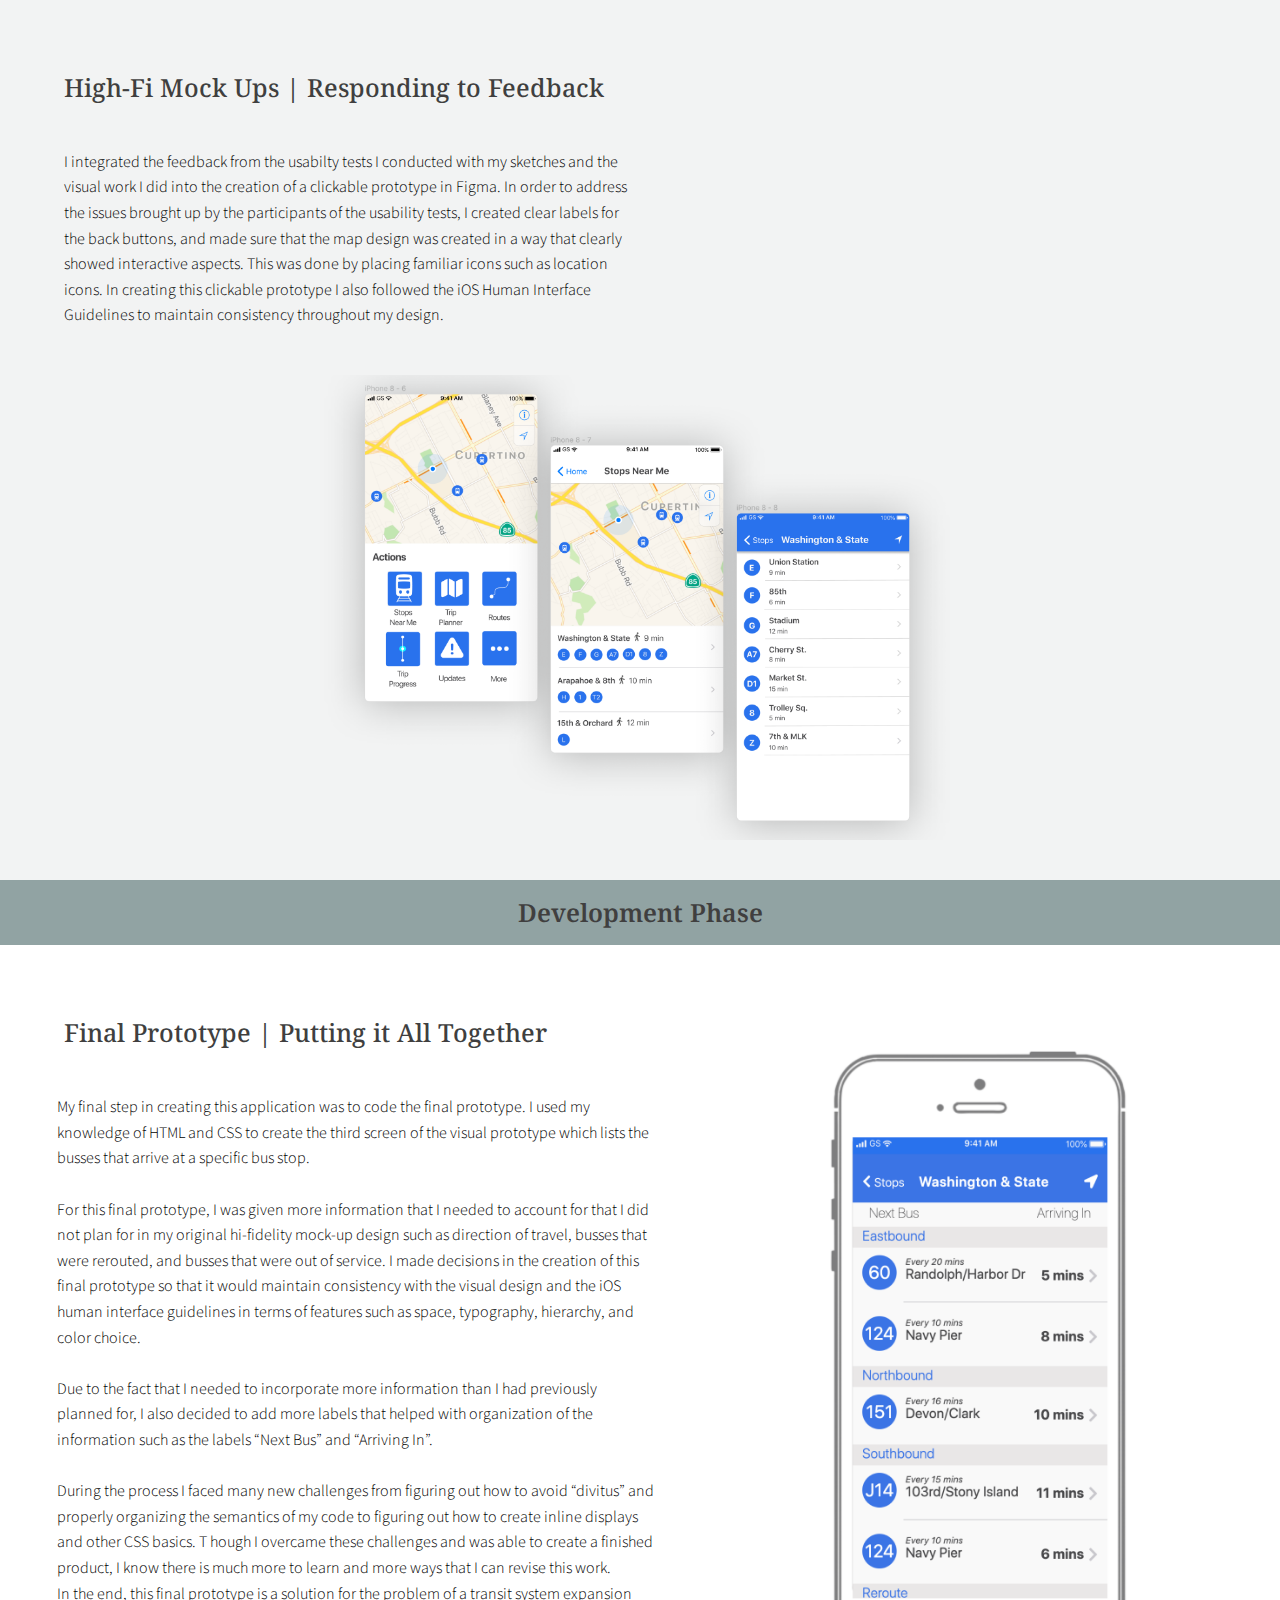
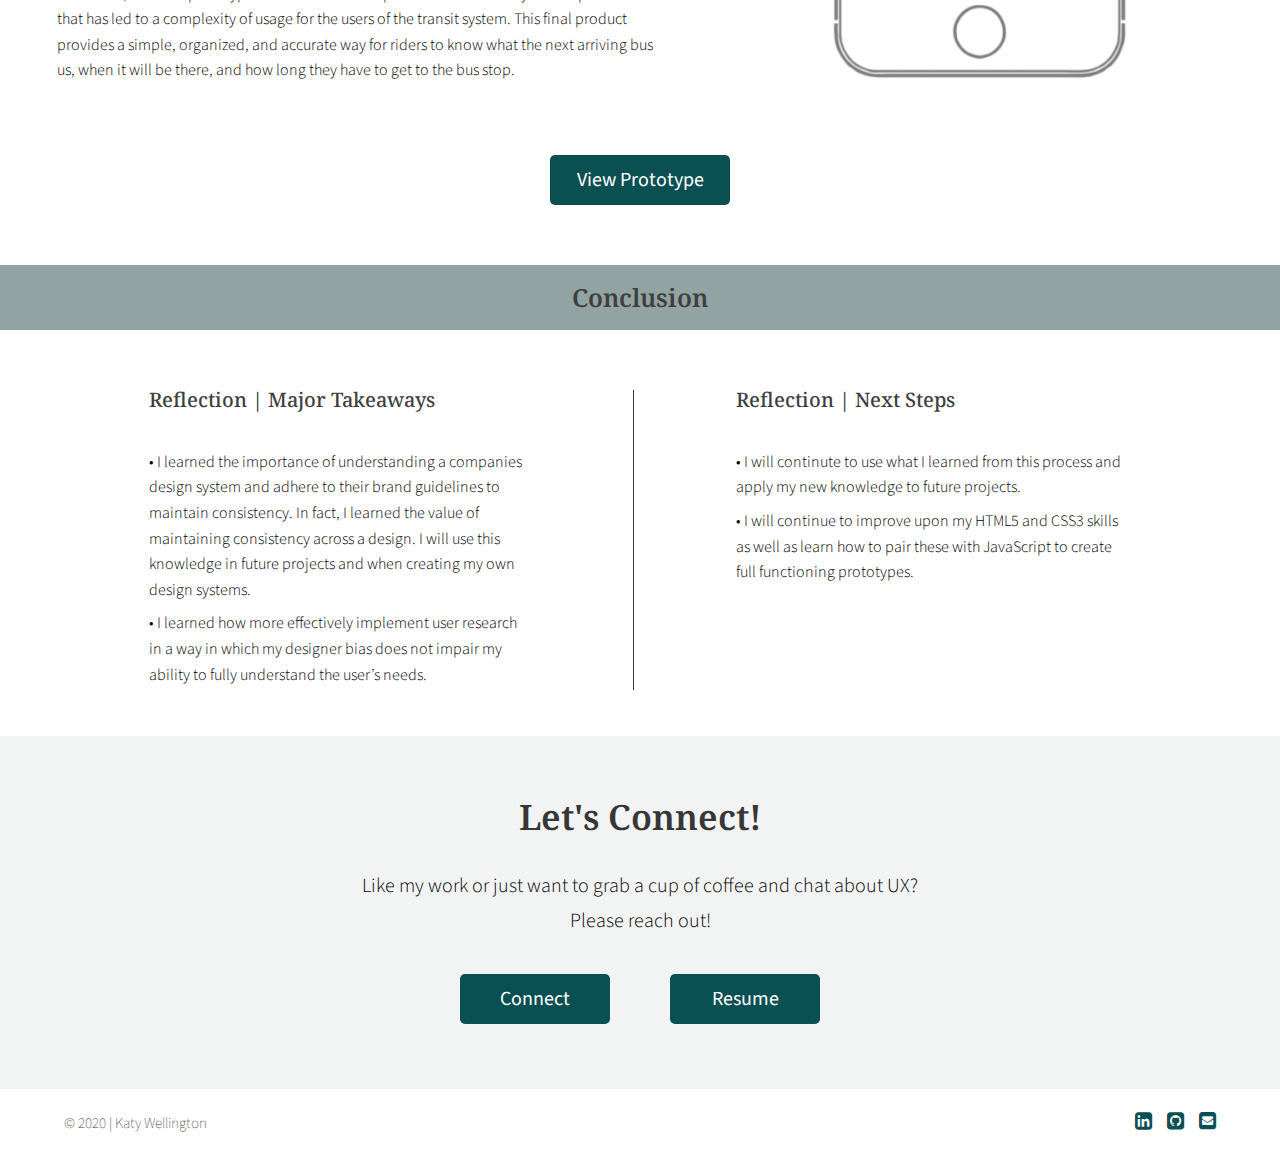
<file: busybusProject.html>
<!DOCTYPE html>
<html lang="en">
  <head>

        <!-- Global site tag (gtag.js) - Google Analytics -->
    <script async src="https://www.googletagmanager.com/gtag/js?id=UA-167285371-2"></script>
    <script>
      window.dataLayer = window.dataLayer || [];
      function gtag(){dataLayer.push(arguments);}
      gtag('js', new Date());

      gtag('config', 'UA-167285371-2');
    </script>

    <meta charset="utf-8">
    <meta name="viewport" content="width=device-width, initial-scale=1.0">
    <title>Portfolio | BusyBus Case Study</title>
    <link rel="stylesheet" href="styles/reset.css">
    <link rel="stylesheet" href="styles/main.css">
    <link rel="stylesheet" href="styles/busyBusProject.css">
    <link href="https://fonts.googleapis.com/css2?family=Source+Sans+Pro:ital,wght@0,300;0,400;0,600;0,700;0,900;1,300;1,400;1,600;1,700&display=swap" rel="stylesheet">
    <link href="https://fonts.googleapis.com/css2?family=Noto+Serif:ital,wght@0,400;0,700;1,400;1,700&display=swap" rel="stylesheet">

    <!-- Font Awesome for social media icons -->
    <link href="https://maxcdn.bootstrapcdn.com/font-awesome/4.7.0/css/font-awesome.min.css" rel="stylesheet">

    <link rel="shortcut icon" href="images/katy-favicon.png">


  </head>
  <body>
    <div class="container">
      <nav class="topNav">
        <a class="logoIndex" href="index.html">
          <img class="logo" src="images/logobig.png" alt="Logo and link back to homepage">
        </a>

        <img class="hamburgerButton" id="nav-hamburger" src="images/bars-solid.svg" alt="Menu">
        <div class="expandedNav expandedNav--hidden" id="expanded-nav">
          <p><a class="expandedNavLink" href="about.html">About</a></p>
          <p><a class="expandedNavLink" href="index.html#projectGreen">Work</a></p>
          <p><a class="expandedNavLink" href="images/wellington-resume.pdf" target="_blank">Resume</a></p>
          <p><a class="expandedNavLink contactText" href="contact.html">Contact</a></p>
        </div>
      </nav>
    </div>

    <div class="container">
      <div class="subNav" id="subnav-box">
        <span class="subNavText">Jump To Section ▽</span>
      </div>

      <nav class="expandedSubNav expandedSubNav--hidden" id="expanded-SubNav">
        <p><a class="expandedsubNavLink" href="#discovery">Discovery and Research</a></p>
        <p><a class="expandedsubNavLink" href="#infoArch">Information Architecture</a></p>
        <p><a class="expandedsubNavLink" href="#visualDesign">Visual Design</a></p>
        <p><a class="expandedsubNavLink" href="#development">Final Prototype</a></p>
        <p><a class="expandedsubNavLink" href="#conclusion">Conclusion</a></p>
      </nav>
    </div>

    <!-- main picture and description section -->
    <section class="titleDesciption">
      <h1>BusyBus</h1>
      <img class="busyLogo" src="images/buslogo.png" alt="BusyBus logo">
      <span class="projectSlogan">"Travelers can now relax and confidently enjoy their trip."</span>
      <span class="projectMoto">A public transit application that creates a smoother, more positive, and more efficient journey.</span>
      <ul class="redirectButtons">
        <li class="redirectButton">
          <a class="buttonText" href="https://katywellington91.github.io/katywellington91bb.github.io/" target="_blank">View Prototype</a> <!-- link might be broken -->
        </li>
      </ul>
      <img class="busonphone" src="images/busMain.png" alt="BusyBus App on iPhone">
    </section>

    <!-- Overview section-->
    <section class="overview">
      <h2>Overview & Design Problem</h2>
        <p class="projectSubtitle">The scenario for this application is a large city transit system that
           recently underwent an expansion. This expansion has led to the addition
           of many new bus routes. While expansions can definitely lead to
           benefits, they can also lead to added complexity for the users. In
           this case, users were specifically complaining about stops that serve
           multiple bus lines.</p>
        <p class="projectSubtitle">Picture this for a second: You are a user of this public transit
          system. You are walking towards your regular bus stop from which you
          commute to work. You are about a block away when you see a bus pull up.
          You hold your bag tight and run to the bus stop only to find out that… it is not your bus.
          This situation can be easily avoided with a mobile app that reliably and
          accurately gives the users information about the bus stops in this
          city transit system.</p>
        <p class="projectSubtitle">Questions addressed by the app:</p>
        <p class="projectSubtitle">Which bus line is arriving next?</p>
        <p class="projectSubtitle">When will it arrive?</p>
        <p class="projectSubtitle">How long does the user have to get to that stop?</p>
    </section>

    <div class="deliverRoles">
      <section class="roles">
        <img class="lightbulb" src="images/lightbulb.png" alt="lightbulb icon">
        <p class="listHeader">Roles</p>
          <ul>
            <li class="listItem">User Research</li>
            <li class="listItem">UX Design</li>
            <li class="listItem">Visual Design</li>
            <li class="listItem">Usability Testing</li>
            <li class="listItem">Development</li>
          </ul>
      </section>

      <hr class="break">

      <section class="roles">
        <img class="lightbulb pencil" src="images/pencil.png" alt="pencil icon">
        <p class="listHeader">Deliverables</p>
          <ul>
            <li class="listItem">User Surveys</li>
            <li class="listItem">Personas</li>
            <li class="listItem">Competitive Analysis</li>
            <li class="listItem">User Stories</li>
            <li class="listItem">Paper Prototype</li>
            <li class="listItem">Visual Design</li>
            <li class="listItem">Prototypes</li>
            <li class="listItem">Analysis</li>
          </ul>
      </section>

      <hr class="break">

      <section class="roles">
        <img class="wand" src="images/wand.png" alt="wand icon">
        <p class="listHeader">Tools</p>
          <ul>
            <li class="listItem">Google Suite</li>
            <li class="listItem">Figma</li>
            <li class="listItem">Sketch</li>
            <li class="listItem">Adobe XD</li>
            <li class="listItem">InVision Studio</li>
            <li class="listItem">Usabilty Hub</li>
          </ul>
      </section>
  </div>


    <section class="solution">
      <h2>Solution</h2>
      <div>
        <p class="projectSubtitle">Public transit application are an integral part of the public transit
          system today. BusyBus allows users to more efficiently plan, not only
          their transit journeys, but their whole days by removing the ambiguity
          and confusion of when buses will arrive and at which bus stop locations.
          Users can look at specific stops and find out how long it will take them
          to get to that stop and which buses will be arriving there at specific times.</p>
      </div>
    </section>

    <img class="solutionImg" src="images/bbmockup.png" alt="Images of hi-fi mock up screens">


    <section class="phaseLabel">
      <span class="phaseLabelText" id="discovery">Discovery Phase</span>
    </section>

    <!-- user research-->
    <section class="userResearch">
      <h5>User Research | Getting to Know the Users</h5>
      <div class= "researchBoxes">
        <div class="researchBox1">
        <p class="secSub">I started by conducting both user surveys and user interviews. My user
          survey was completed by over 30 participants from all over the world.
          The survey asked them questions about their public transportation usage,
          their current and preferred ways to navigate their public transit systems,
          the applications they use (if any), and their preferences and usage of
          these apps as well as their pain points.I also chose 2 participants
          from the survey to interview.<br>
        <br>From the survey and interviews, I discovered that 70% of users feel
          that the most important feature on a public transit app is access to s
          chedule and times, 67% of users feel that there are aspects of inaccuracy
          in the current apps they use,  and 65% of users feel that their apps are
          in some way not user friendly.<br>
        <br>My most surprising discovery was that many people, though they may want
          to try a locally or regionally specific application, many switch to Google
          apps because other apps externalize information in the sense that different
          features have to be viewed in a different window, on a different website,
          or even in a completely different application.</p>
        </div>
        <div class="researchbox2">
          <img class="surveyImg" src="images/bbusersurvey.png" alt="User Survey Results">
        </div>
      </div>

      <ul class="redirectButtons">
        <li class="redirectButton">
          <a class="buttonText" href="https://forms.gle/12qN5ySUyQDttqZz9" target="_blank">User Survey</a>
        </li>
      </ul>
    </section>

    <!-- competitive analysis-->
    <section class="competitiveAnalysis">
      <h5>Competitive Analysis | Market Scope</h5>

      <div class= "researchBoxes">
        <div class="researchBox1">
          <p class="secSub">In order to understand the strengths and weaknesses of other public
            transit apps as well as find the market opportunity for my BusyBus app,
            I completed a SWOT competitive analysis of Google Maps and RTD Denver.
            From the SWOT analysis, I found...<br>
          <br>The RTD app provides system maps and station information specific to
            Denver that Google Maps does not provide. However, this app’s weaknesses
            include an interface that is busy and confusing to navigate. RTD Denver
            also often provides inaccurate schedule and time information.<br>
          <br>Google Maps is globally known as a reliable navigation app for multiple
            modes of transportation including cars, buses, bikes, walking etc.  Google
            maps is also known for its accuracy and reliability in terms of journey
            times and distances. However, the weakness of Google Maps in this situation
            is that it does not provide bus stop specific information which is what
            was specifically asked for by users in this case study design brief.<br>
          <br>I discovered that the opportunity for my BusyBus app would be a locally
            specific, reliable and accurate transit app where users can find everything
            they need in one app. The BusyBus user interface would also need to be
            easy to be intuitive and easy to use in order to stay competitive in the
            category of transit applications.</p>
          </div>
          <div class="researchbox2">
            <img class="surveyImg" src="images/compAnalysisBB.png" alt="Competitive Analysis of Google Maps and Denver RTD app">
          </div>
        </div>

      <ul class="redirectButtons">
        <li class="redirectButton">
          <a class="buttonText" href="https://docs.google.com/document/d/1aTi1Z9UNO_55SZuAN7m2IDk6QNql259FqSTa0OnIRCo/edit?usp=sharing" target="_blank">User Survey</a>
        </li>
      </ul>

    </section>

    <!-- user personas -->
    <section class="userPersonas">
      <h5>User Personas | Held Accountable by Users</h5>
      <p class="sectionSubtitle">My research uncovered very helpful information about the current market
        and potential users. I used this information to create personas that
        would portray the different types of users that emerged from my research.</p>

        <div class="personaBoxes">
          <div class="personaBox1">
            <img class="personaImg" src="images/colin.png" alt="Image of Colin Brown">
            <span class="personaName">Colin Brown</span>
            <span class="personaDetails">Accountant | 34 | Philadelphia, PA</span>
            <p class="motivations">Motivations:</p>
            <p class="personaText">Colin is an account that lives in the suburbs just outside of Philadelphia.
              Originally from the city, he still has many friends that live there. He
              recently moved to the subrurbs with his husband and kids because of the
              better school in a different district. He uses public transit to go to
              events in the city and thinks that it is easier to get into the city than
              by car because he does not have to worry about traffic or parking. He
              also uses public transit to get to the airport which he has to do often
              for business trips. Colin needs a transit app for the expanding public
              transit system to help him understand and use it. </p>
            <p class="motivations">Frustrations:</p>
            <p class="personaText">Colin’s frustrations include applications that report innaccurate times
              and schedules especially when he is navigating to the airport to catch a flight. </p>
            <p class="personalQuote">“Public transportation allows me to live outside
              of the city but still get to enjoy all the experiences of the
              city whenever I want.”</p>
          </div>

        <hr class="break">

        <div class="personaBox2">
          <img class="personaImg" src="images/katherine.png" alt="Image of Katherine Kim">
          <span class="personaName">Katherine Kim</span>
          <span class="personaDetails">Admissions Manager | 28 | Denver, CO</span>
          <p class="motivations">Motivations:</p>
          <p class="personaText">Katherine is an admissions manager in the Highlands neighborhood in
            Denver, CO. She and her husband love living in this neighborhood
            because their other favorite Denver neighborhoods, favorite restaurants,
            and the baseball stadium are all just a bike ride away. Kate also just
            recently got a new job closer to their apartment and she can take the bus
            to work from there too. She is looking forward to reading books on the
            ride to work every morning. Katherine and her husband need an accurate and
            reliable transit app that will help them use the public transit system
            to get around the city and to their places of work.</p>
          <p class="motivations">Frustrations:</p>
          <p class="personaText">Katherine’s frustrations include apps with low userability  especailly
            because she will be using it often as well as apps that have innaccurate
            times and schedules that could potentially make her late to
            work or social engagements.</p>
          <p class="personalQuote">“The bus is the perfect place to relax and read.
            You just let it take you where you need to go. ”</p>
        </div>
      </div>


      <ul class="redirectButtons">
        <li class="redirectButton">
          <a class="buttonText" href="https://drive.google.com/file/d/15_YIy6UP0JsOk4ONnmK67MAHnlriuYAa/view?usp=sharing" target="_blank">Meet Personas</a>
        </li>
      </ul>
    </section>

    <section class="phaseLabel">
      <span class="phaseLabelText" id="infoArch">Information Architecture Phase</span>
    </section>

    <!--User stories-->
    <section class="userStories">
      <h5>User Stories | What Are User's Priorites?</h5>
      <p class="sectionSubtitle">The research I conducted helped me gain a better understanding of my users
        and of which features of a public transit applications are of highest
        priority. Keeping these personas in mind, I compiled a list of user stories
        for new users, returning users, and administrative users to reach
        the minimum viable product.</p>
      <p class="storiesSubtitle">Highest priority features included:</p>
      <img class="firstsectionImg" src="images/userprioritiesbb2.png" alt="User priorities including being able to see which bus is arriving next and time to bus stop.">
      <img class="secondsectionImg" src="images/userprioritiesbb.png" alt="User priorities including being able to see which bus is arriving next and time to bus stop.">
      <ul class="redirectButtons">
        <li class="redirectButton">
          <a class="buttonText" href="https://docs.google.com/spreadsheets/d/1zerwqZSJdObrhOMqQYWE_3QdXnUbW3BcbI6NzPaTzlE/edit?usp=sharing" target="_blank">User Stories</a>
        </li>
      </ul>
    </section>

    <!-- Inital Sketches -->
    <section class="initialSketches">
      <h5>Initial Sketches | Ideas Down on Paper</h5>
      <div class="researchBoxes">
        <div class="researchBox1">
          <p class="secSub">I used the more in-depth understanding of my application from the
            creation of my user flows to start sketching out the interface. I
            incorporated the highest priority features in my sketches and completed
            multiple iterations of these sketches. I also  conducted 5 short
            usability tests using my initial sketches.
          <br>
          <br>From the usability testing, I gathered three main important takeaways:
          <br>
          <br>1. Participants reported feeling that app was user friendly.
          <br>
          <br>2. Not all participants knew that the map was interactive.
          <br>
          <br>3. Participants were unsure where back buttons were leading to.</p>
        </div>
        <div class="researchBox2">
          <img class="sketchesImg" src="images/initialsketchesBB.png" alt="Inital Sketches">
        </div>
      </div>
    </section>

    <section class="phaseLabel">
      <span class="phaseLabelText" id="visualDesign">Visual Design Phase</span>
    </section>

    <!-- concept section -->
    <section class="concept">
      <h5>Concept | Color Palettes</h5>
      <div class="conceptBox">
        <p class="conceptSubtitle">I used colors to communicate and colors that would not conflict or
          distract from one another. I chose to use a blue to show when specific
          items or icons were clickable as well as to show connections between
          items chosen and new pages. I kept my color palette consistent throughout
          the different screens from the button colors, information colors, and
          background colors. I also made sure to avoid using colors that make it
          hard for people to perceive the content.
        <br>
        <br>Finally, I made sure, using the Contrast app from Apple, that my
          contrast ratios received an AA or AAA rating so that my app would provide
          optimal legibility for all users.</p>
        <img class="conceptImg" src="images/colorpaletteBB.png" alt="Color Palettes">
    </div>

      <h5>Concept | Typography</h5>
      <div class="conceptBox">
        <p class="conceptSubtitle">I used the typography guidelines outlined within the iOS resources
          created for Figma and cross referenced my choices with the Apple Human
          Interface Guidelines. I stuck to SF Pro Text or SF Pro Display for any
          text within my prototype. I used these fonts because the interface
          guidelines discussed how they can be used in a flexible manner at different
          sizes and weights while still maintaining legibility. I also used
          different sizes and weights to establish hierarchy of information.
          For example, I used font size 20 and bold style for titles. I also
          minimized the number of typefaces I used as per recommendation
          by the guidelines</p>
        <img class="typoImg" src="images/typographyBB.png" alt="Typography demonstrating SF Pro typeface">
      </div>
    </section>

    <section class="hifiMockups">
      <h5>High-Fi Mock Ups | Responding to Feedback</h5>
      <p class="sectionSubtitle">I integrated the feedback from the usabilty tests I conducted with my
        sketches and the visual work I did into the creation of a clickable
        prototype in Figma. In order to address the issues brought up by the
        participants of the usability tests, I created clear labels for the back
        buttons, and made sure that the map design was created in a way that
        clearly showed interactive aspects. This was done by placing familiar
        icons such as location icons. In creating this clickable prototype I also
        followed the iOS Human Interface Guidelines to maintain consistency
        throughout my design.</p>
      <img class="visualImage" src="images/visualBB.png" alt="Visual mockups for BusyBus three screens">
      </section>

      <section class="phaseLabel">
        <span class="phaseLabelText" id="development">Development Phase</span>
      </section>

      <!-- Final Prototype-->
      <section class="finalPrototype">
        <h5>Final Prototype | Putting it All Together</h5>
        <div class="researchBoxes">
          <div class="researchBox1">
            <p class="finalSubtitle">My final step in creating this application was to code the final
              prototype. I used my knowledge of HTML and CSS to create the third screen
              of the visual prototype which lists the busses that arrive at a
              specific bus stop.
            <br>
            <br>For this final prototype, I was given more information that I needed
              to account for that I did not plan for in my original hi-fidelity
              mock-up design such as direction of travel, busses that were rerouted,
              and busses that were out of service. I made decisions in the creation
              of this final prototype so that it would maintain consistency with the
              visual design and the iOS human interface guidelines in terms of features
              such as space, typography, hierarchy, and color choice.
            <br>
            <br>Due to the fact that I needed to incorporate more information than I
              had previously planned for, I also decided to add more labels that
              helped with organization of the information such as the
              labels “Next Bus” and “Arriving In”.
            <br>
            <br>During the process I faced many new challenges from figuring out how
              to avoid “divitus” and properly organizing the semantics of my code
              to figuring out how to create inline displays and other CSS basics. T
              hough I overcame these challenges and was able to create a finished
              product, I know there is much more to learn and more ways that I
              can revise this work.
            <br>In the end, this final prototype is a solution for the problem of a
              transit system expansion that has led to a complexity of usage for the
              users of the transit system. This final product provides a simple,
              organized, and accurate way for riders to know what the next arriving
              bus us, when it will be there, and how long they have to get to the bus stop.</p>
          </div>
          <div class="researchBox2">
            <img class="hifiImg" src="images/finalPrototypeBB.png" alt="Final Prototype of BusyBus app on iphone">
          </div>
        </div>


          <ul class="redirectButtons">
            <li class="redirectButton">
              <a class="buttonText" href="https://katywellington91.github.io/katywellington91bb.github.io/" target="_blank">View Prototype</a> <!-- link might be broken -->
            </li>
          </ul>
      </section>

      <section class="phaseLabel">
        <span class="phaseLabelText" id="conclusion">Conclusion</span>
      </section>

      <!--conclusion section-->
      <section class="conclusion">
        <div class="conclusionBoxes">
          <div class="conclusionBox1">
            <h5 class="conclusionTitle">Reflection | Major Takeaways</h5>
            <p class="conclusionSubtitle conclusionSubtitleAlign"> • I learned the importance of understanding a
              companies design system and adhere to their brand guidelines to maintain
              consistency. In fact, I learned the value of maintaining consistency across a design.
              I will use this knowledge in future projects and when creating my own design systems.</p>
            <p class="conclusionSubtitle conclusionSubtitleAlign"> • I learned how more effectively implement
              user research in a way in which my designer bias does not impair my ability to fully understand the user’s needs. </p>
          </div>

        <hr class="break">
        <div class="verticalLine"></div>

          <div class="conclusionBox2">
            <h5 class="conclusionTitle">Reflection | Next Steps</h5>
            <p class="conclusionSubtitle conclusionSubtitleAlign"> • I will continute to use what
              I learned from this process and apply my new  knowledge to future projects.  </p>
            <p class="conclusionSubtitle conclusionSubtitleAlign"> • I will continue to improve
              upon my HTML5 and CSS3 skills as well as learn how to pair these with
              JavaScript to create full functioning prototypes.</p>
          </div>
        </div>
      </section>

      <!--Let's connect-->
      <section class="connect">
        <div>
          <h3 class="textGray">Let's Connect!</h3>
          <p class="connectText">Like my work or just want to
            grab a cup of coffee and chat about UX?
          <br>Please reach out!</p>
          <ul class="heroButtons">
            <li class="heroButton">
              <a class="buttonText" href="contact.html">Connect</a>
            </li>
            <li class="heroButton">
              <a class="buttonText" href="images/wellington-resume.pdf" target="_blank">Resume</a>
            </li>
          </ul>
        </div>
      </section>

      <button onclick="topFunction()" id="myBtn" title="Go to top">▲</button>

      <!--footer-->
        <footer>
          <div class= "footerDiv">
            <p class="footerSubtitle textGray">© 2020  |  Katy Wellington <p>
              <ul class=mediaList>
                <li>
                  <a href="https://www.linkedin.com/in/kwelli" target="blank">
                      <i class="fa fa-linkedin-square fa-2x" aria-hidden="true"></i>
                  </a>
                </li>
                <li>
                  <a href ="https://github.com/katywellington91" target="blank">
                      <i class="fa fa-github-square fa-2x" aria-hidden="true"></i>
                  </a>
                </li>
                <li>
                  <a href="contact.html">
                      <i class="fa fa-envelope-square fa-2x" aria-hidden="true"></i>
                  </a>
                </li>
              </ul>
          </div>
        </footer>

    <script>
      let expandedNav = document.getElementById('expanded-nav');
      let hamburger = document.getElementById('nav-hamburger');
      hamburger.addEventListener('click', function() {
        expandedNav.classList.toggle('expandedNav--hidden')
      })
    </script>

    <script>
      let expandedSubNav = document.getElementById('expanded-SubNav');
      let box = document.getElementById('subnav-box');
      box.addEventListener('click', function() {
        expandedSubNav.classList.toggle('expandedSubNav--hidden')
      })
    </script>

    <script>
    //Get the button:
      mybutton = document.getElementById("myBtn");

      // When the user scrolls down 20px from the top of the document, show the button
      window.onscroll = function() {scrollFunction()};

      function scrollFunction() {
      if (document.body.scrollTop > 20 || document.documentElement.scrollTop > 20) {
        mybutton.style.display = "block";
      } else {
        mybutton.style.display = "none";
      }
      }

      // When the user clicks on the button, scroll to the top of the document
      function topFunction() {
      document.body.scrollTop = 0; // For Safari
      document.documentElement.scrollTop = 0; // For Chrome, Firefox, IE and Opera
      }

    </script>

  </body>
</html>
</file>
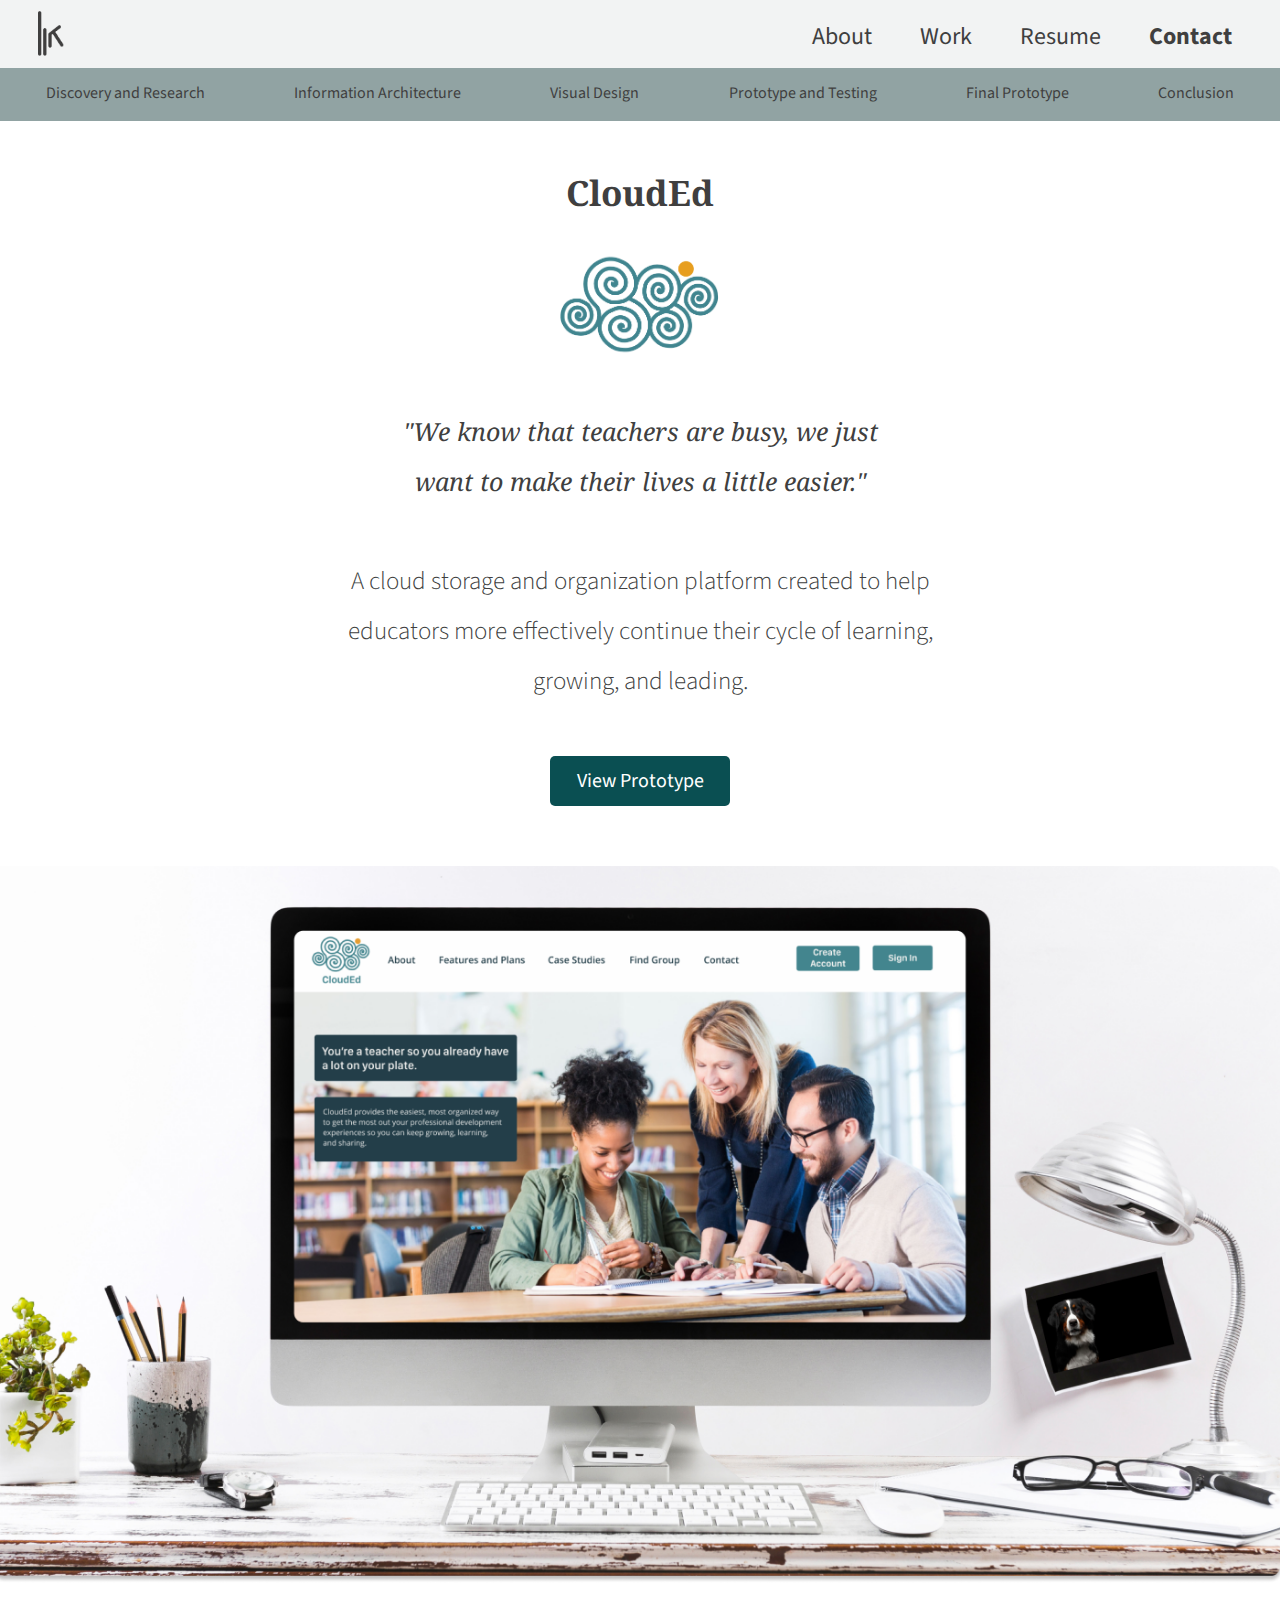
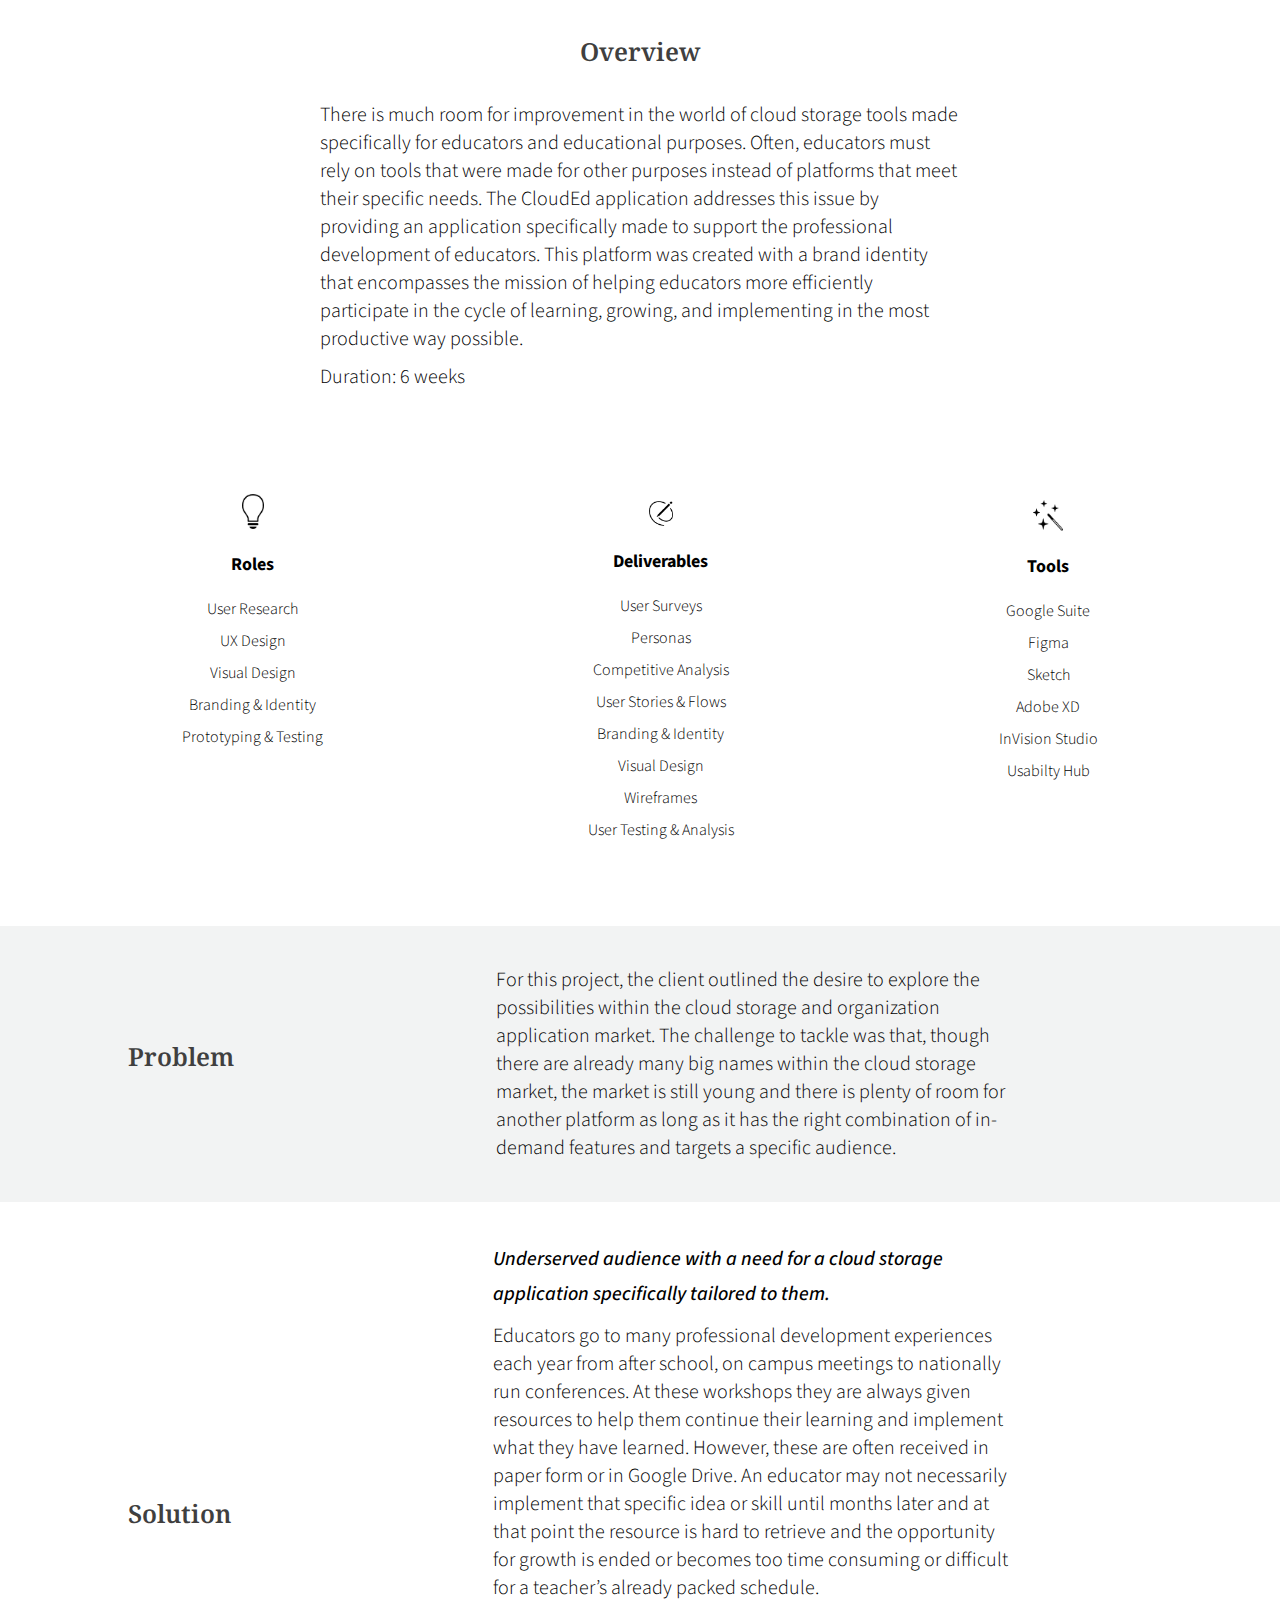
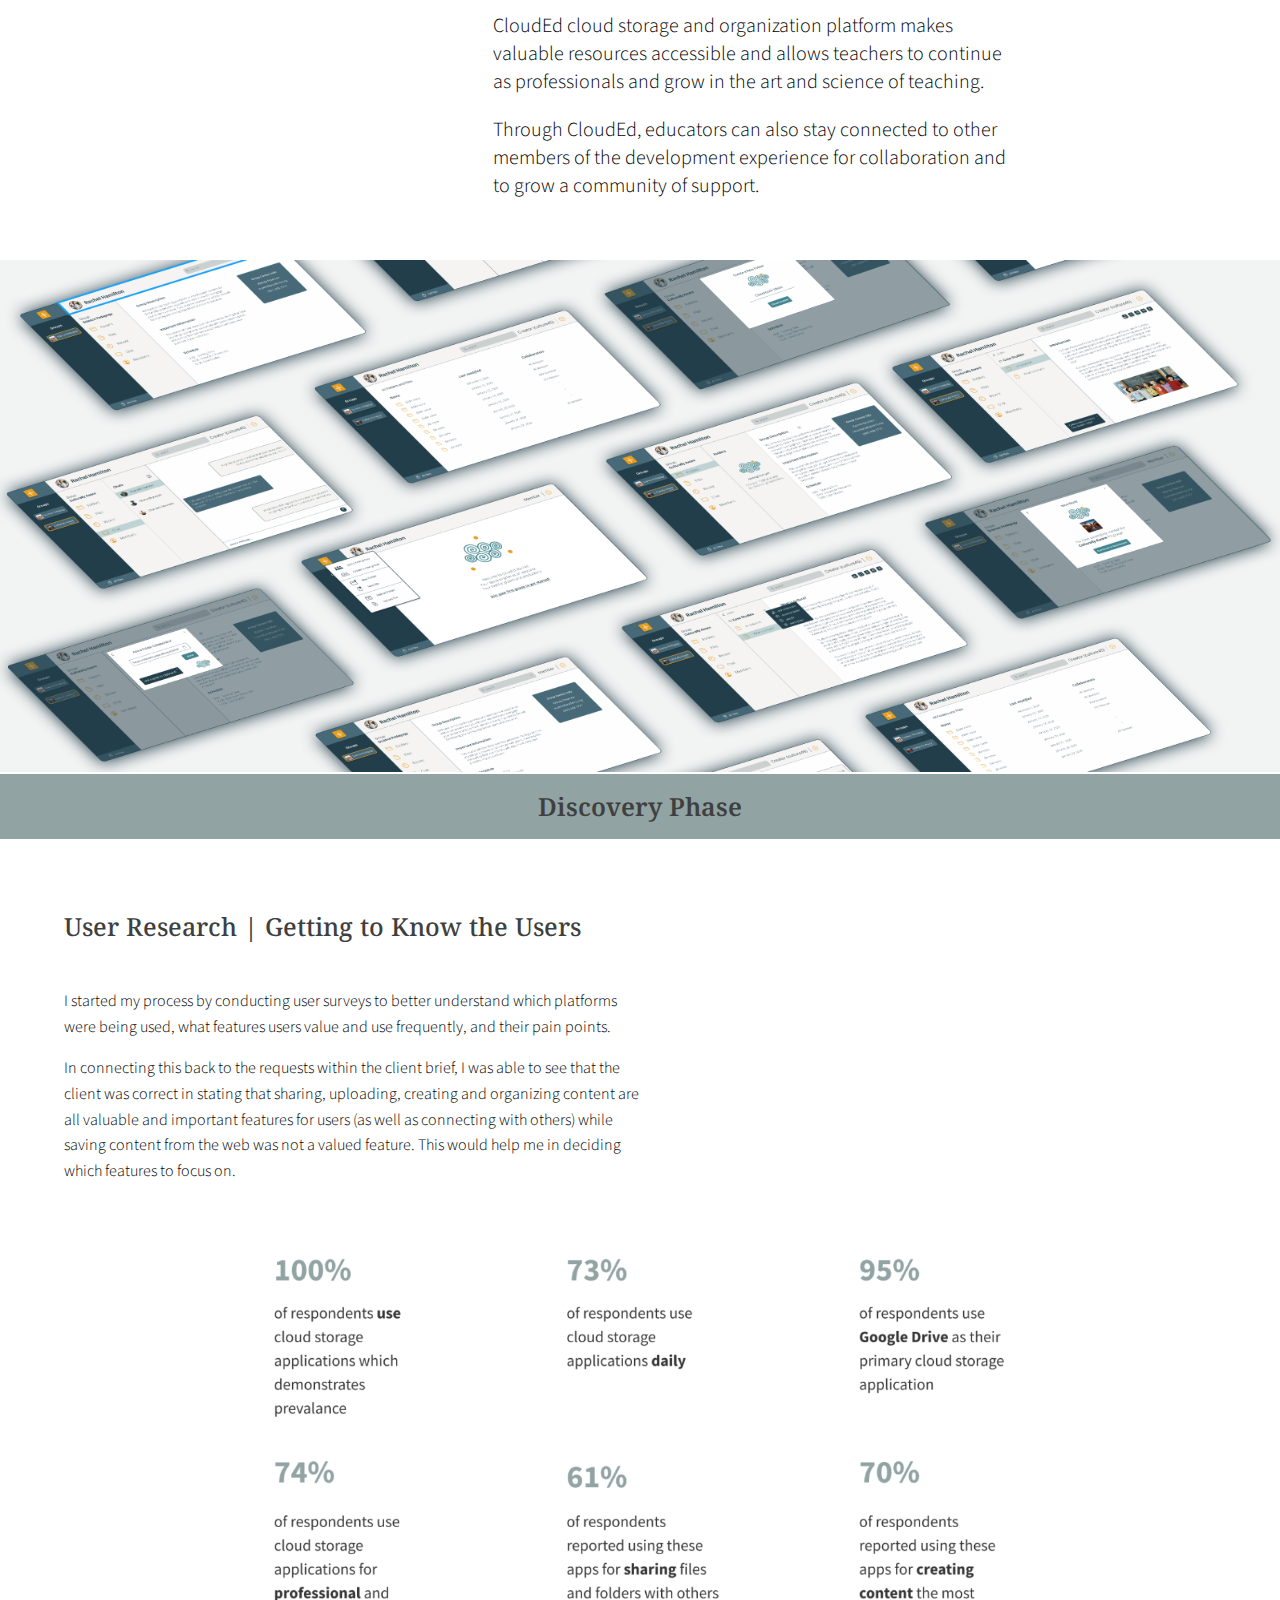
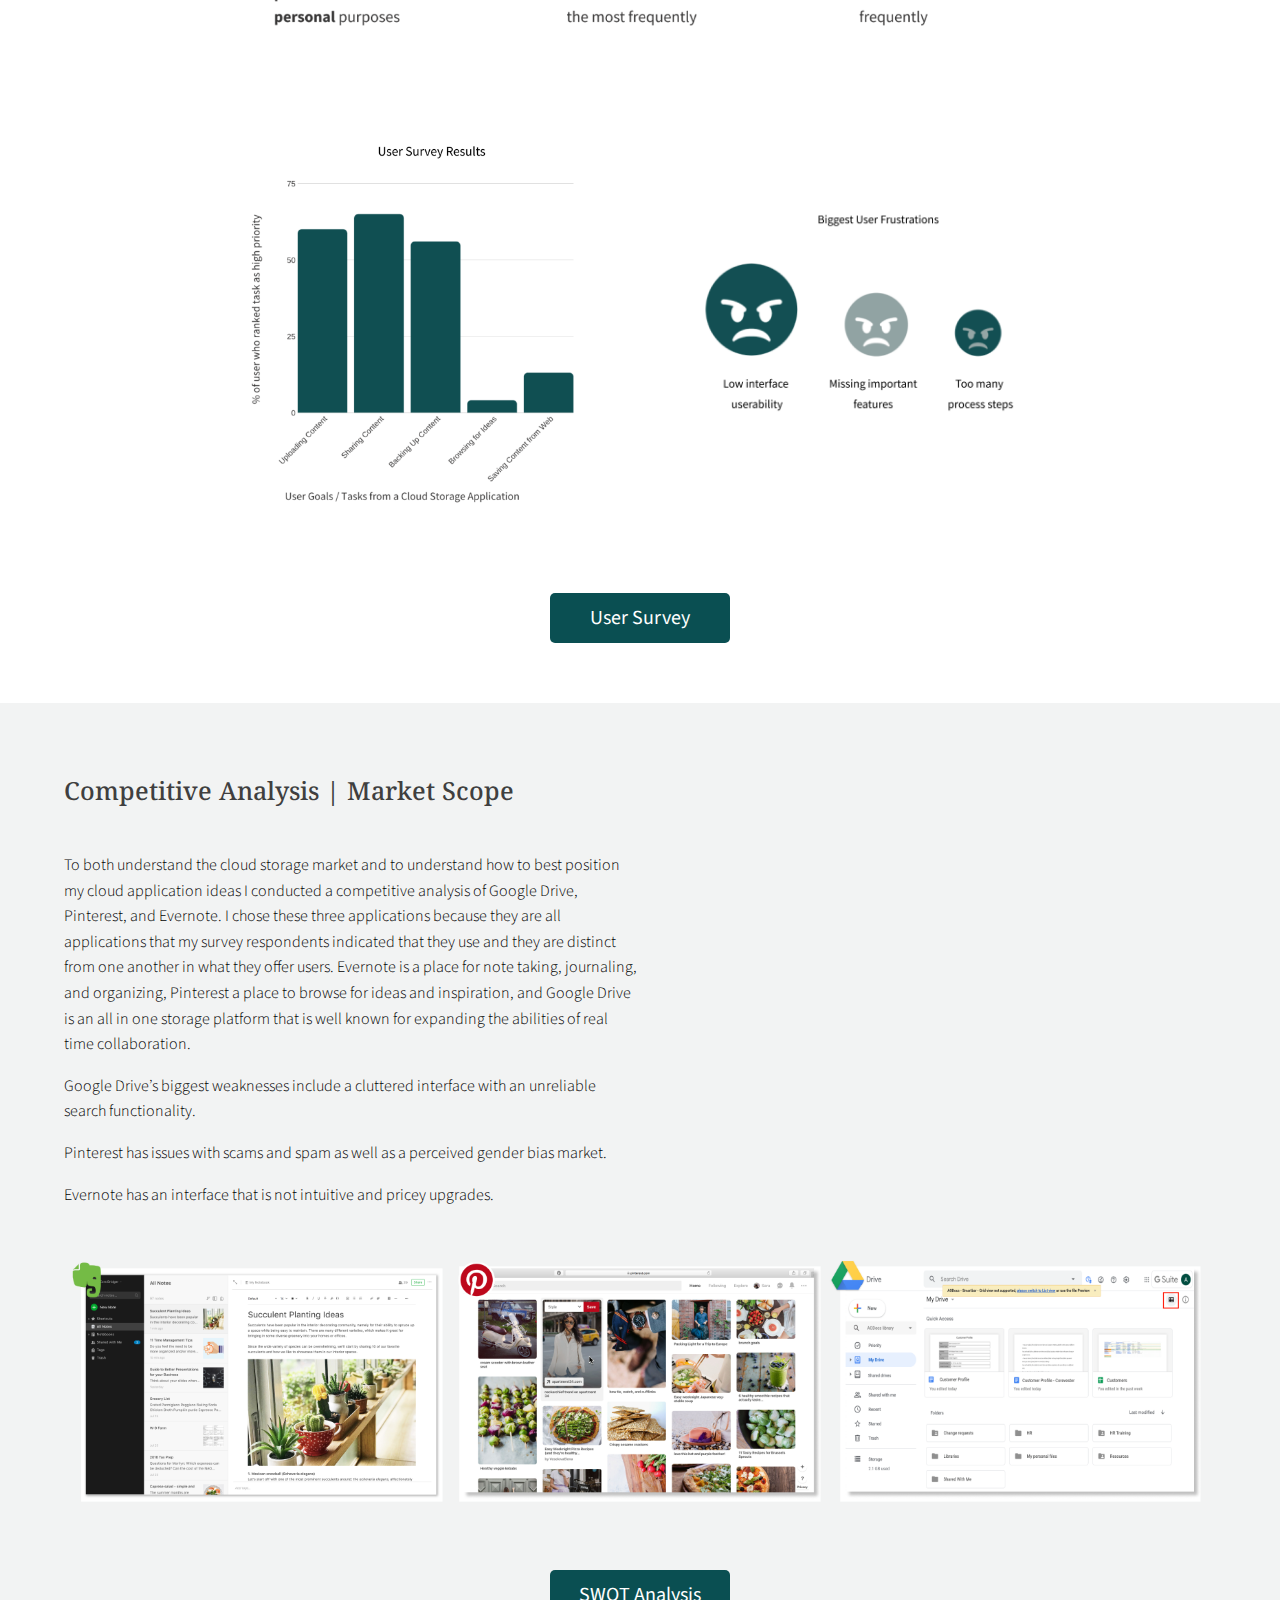
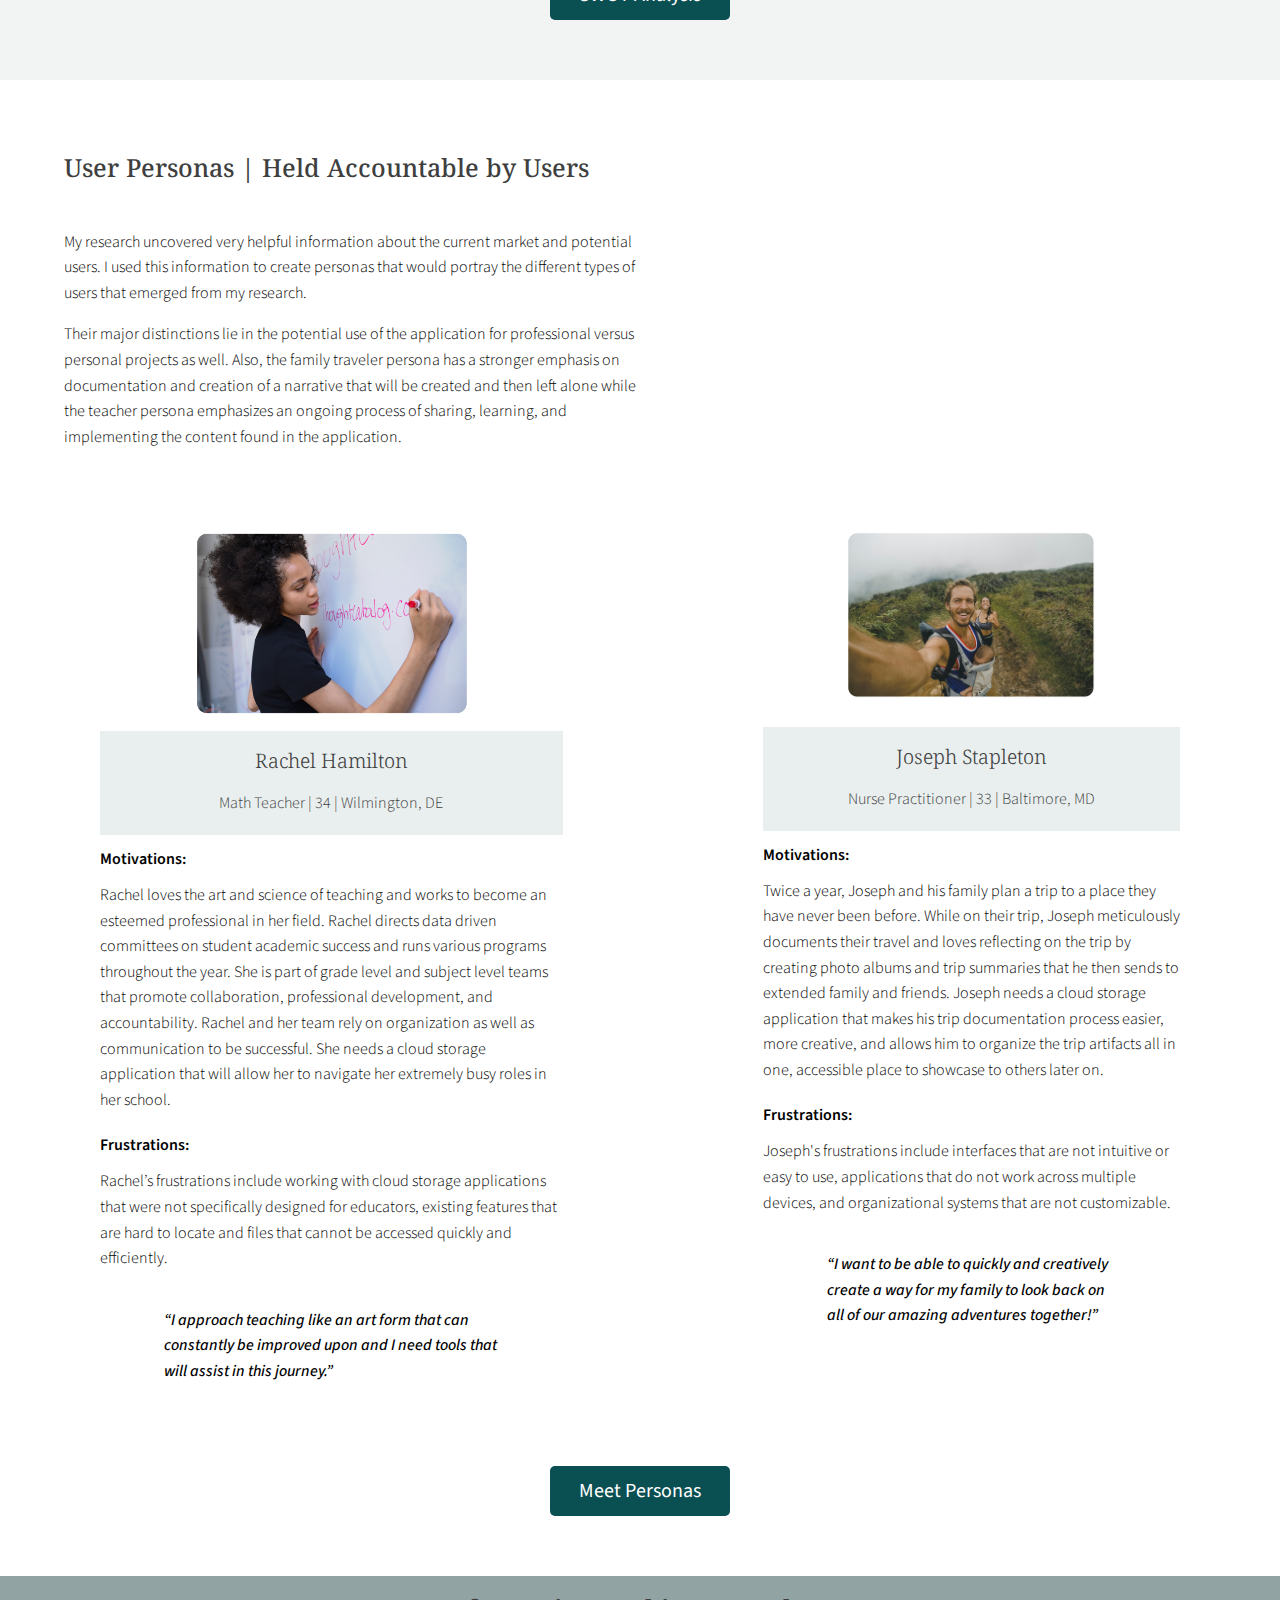
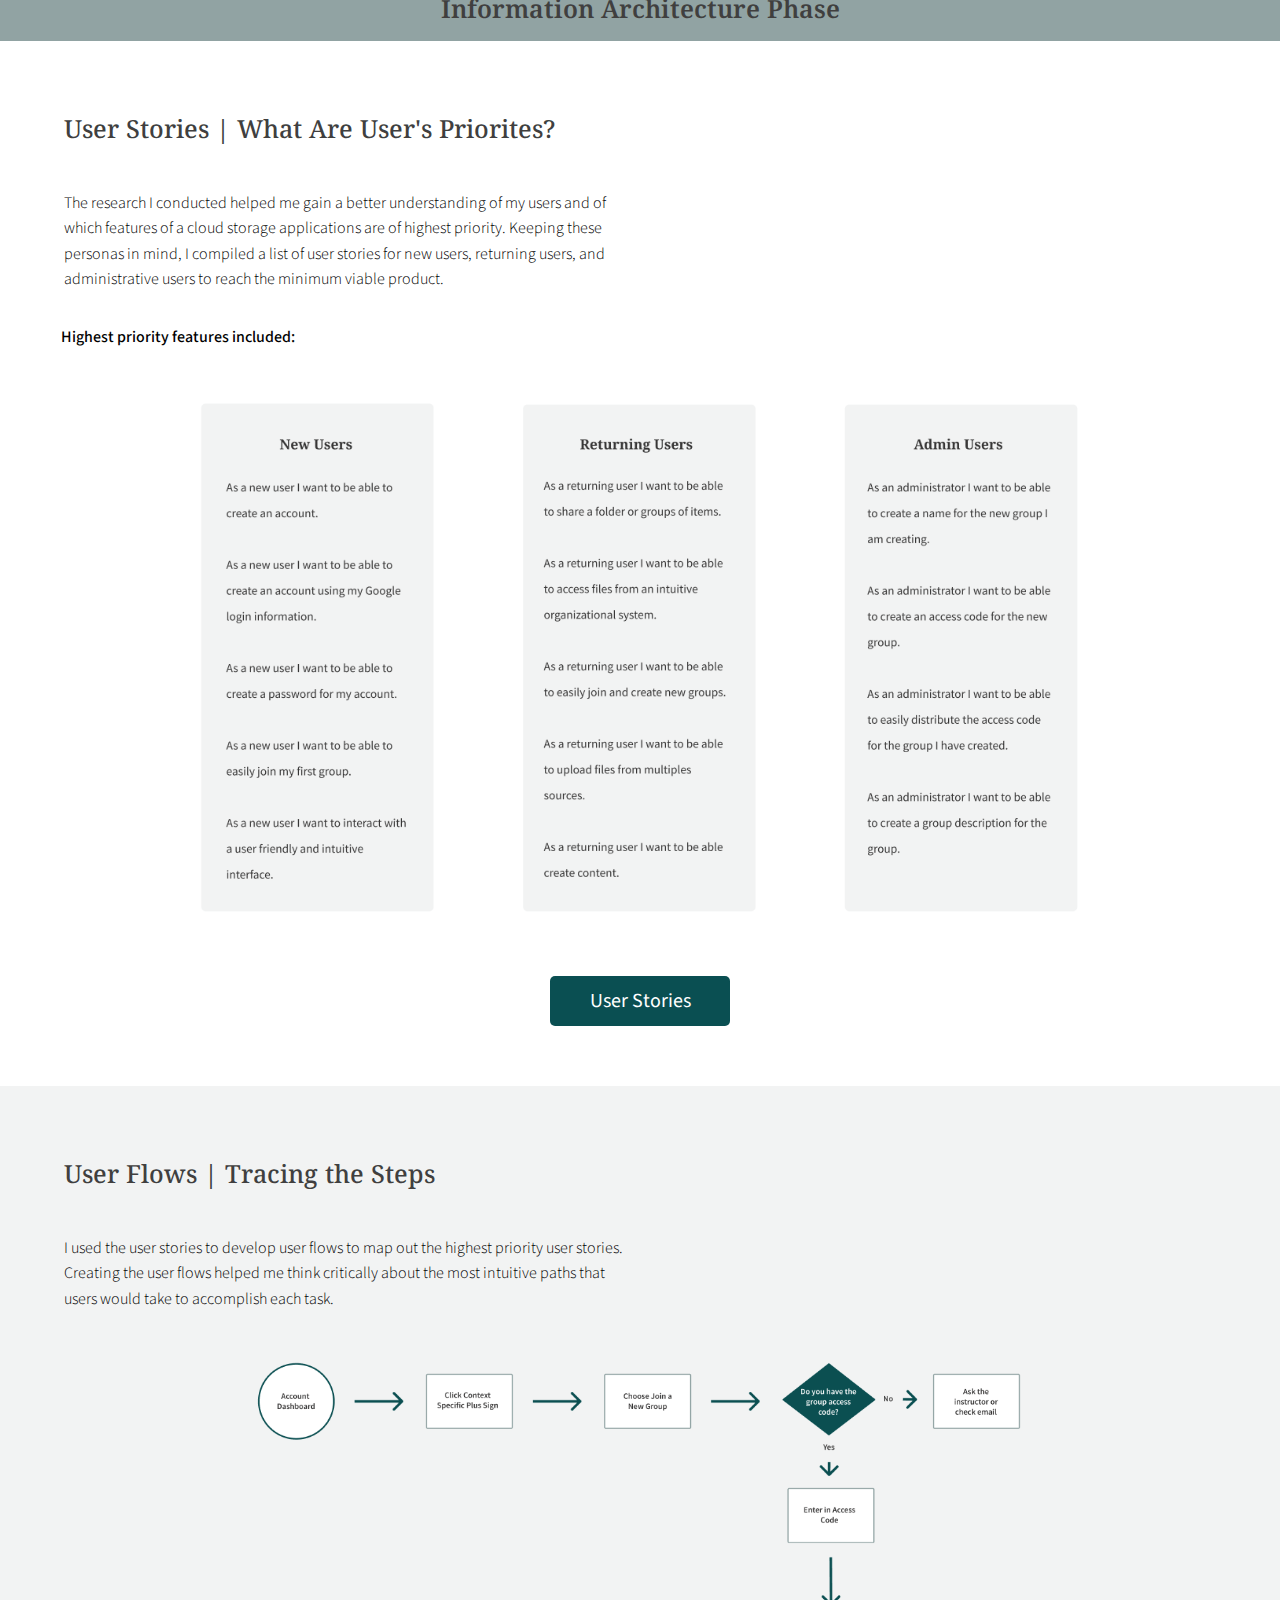
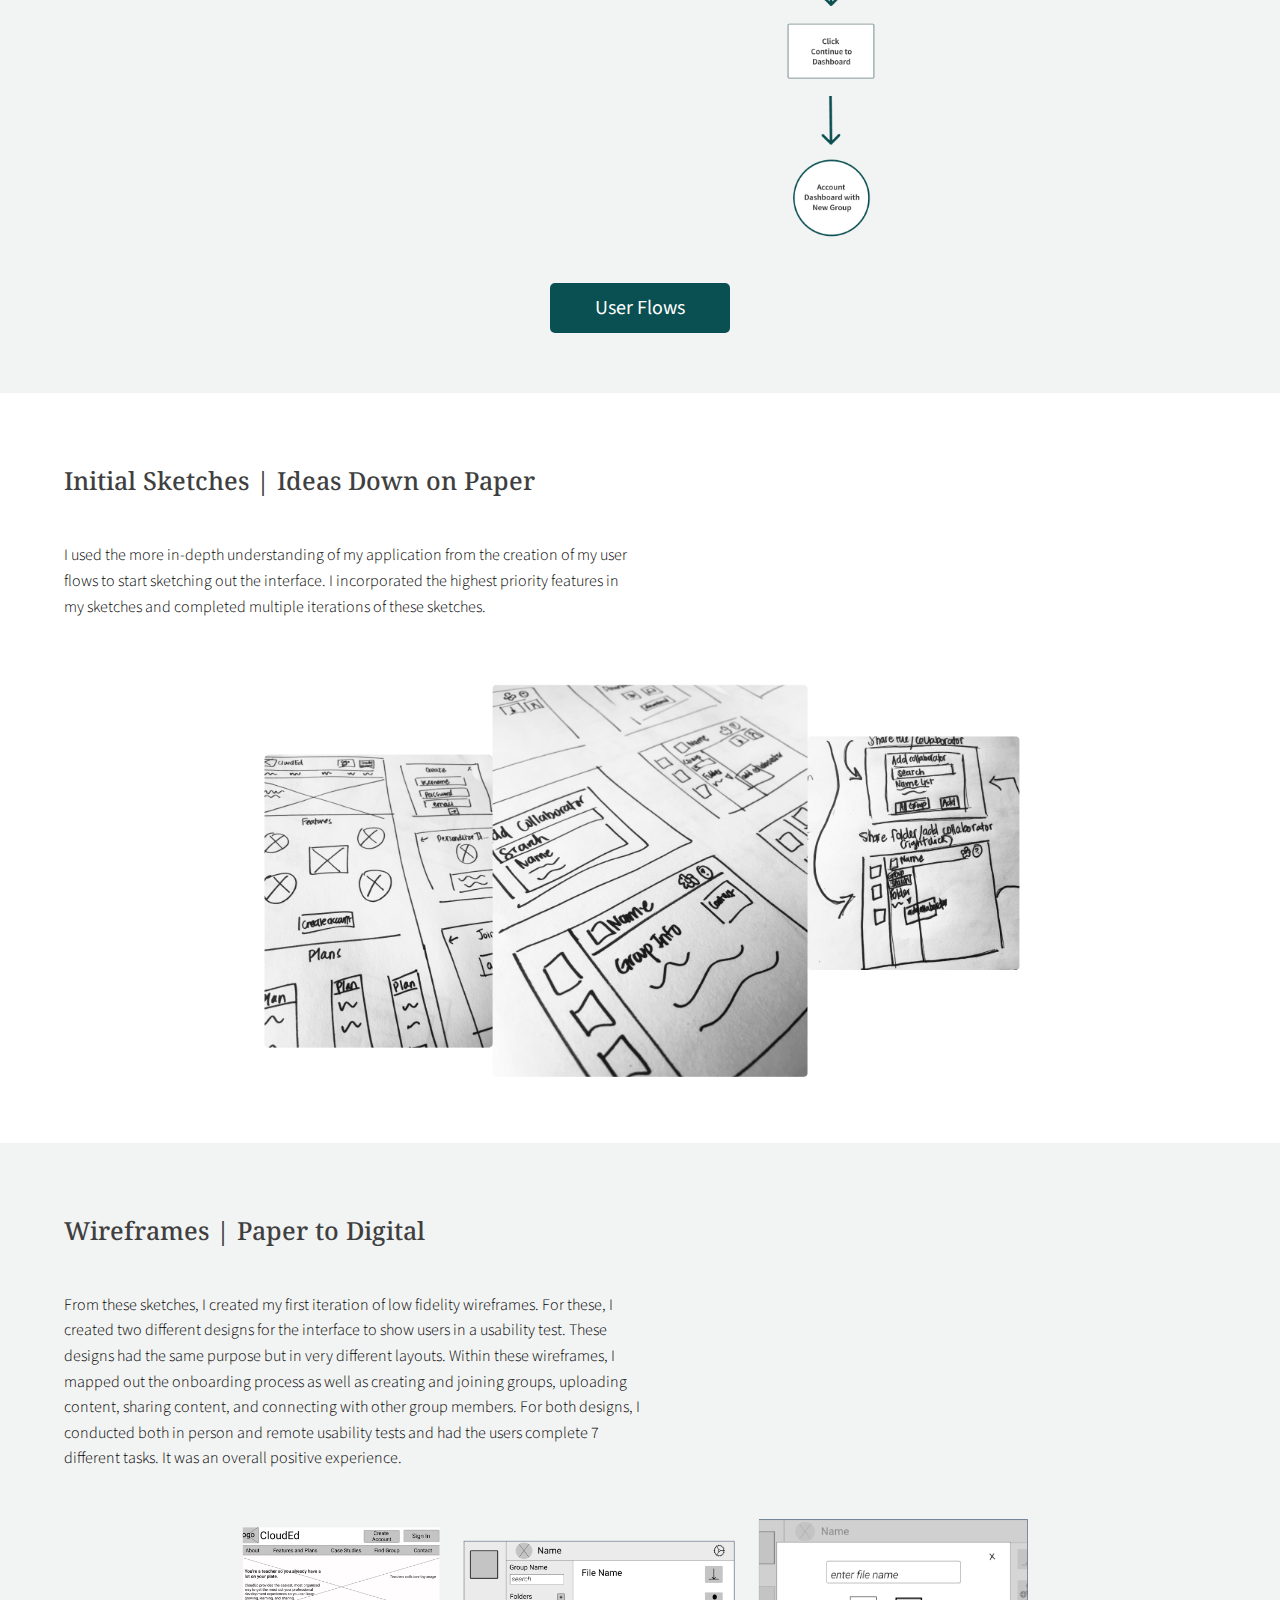
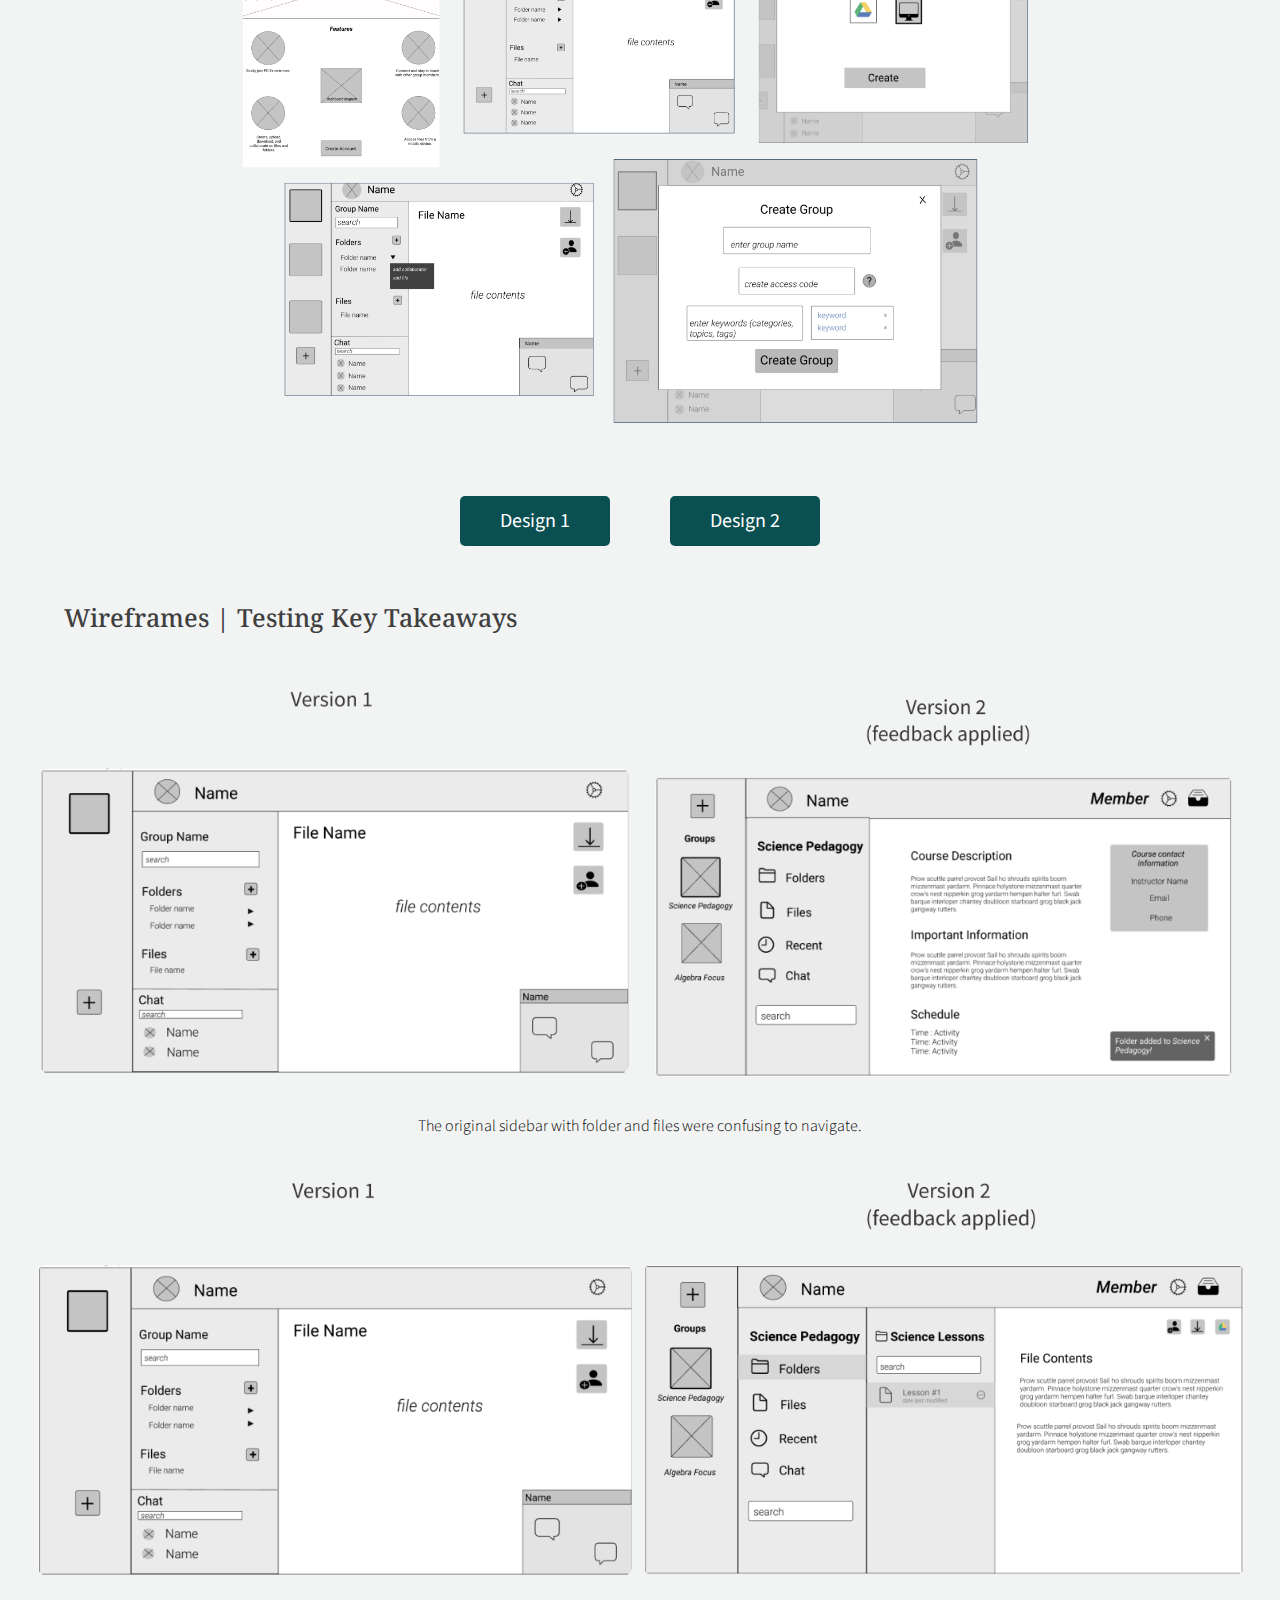
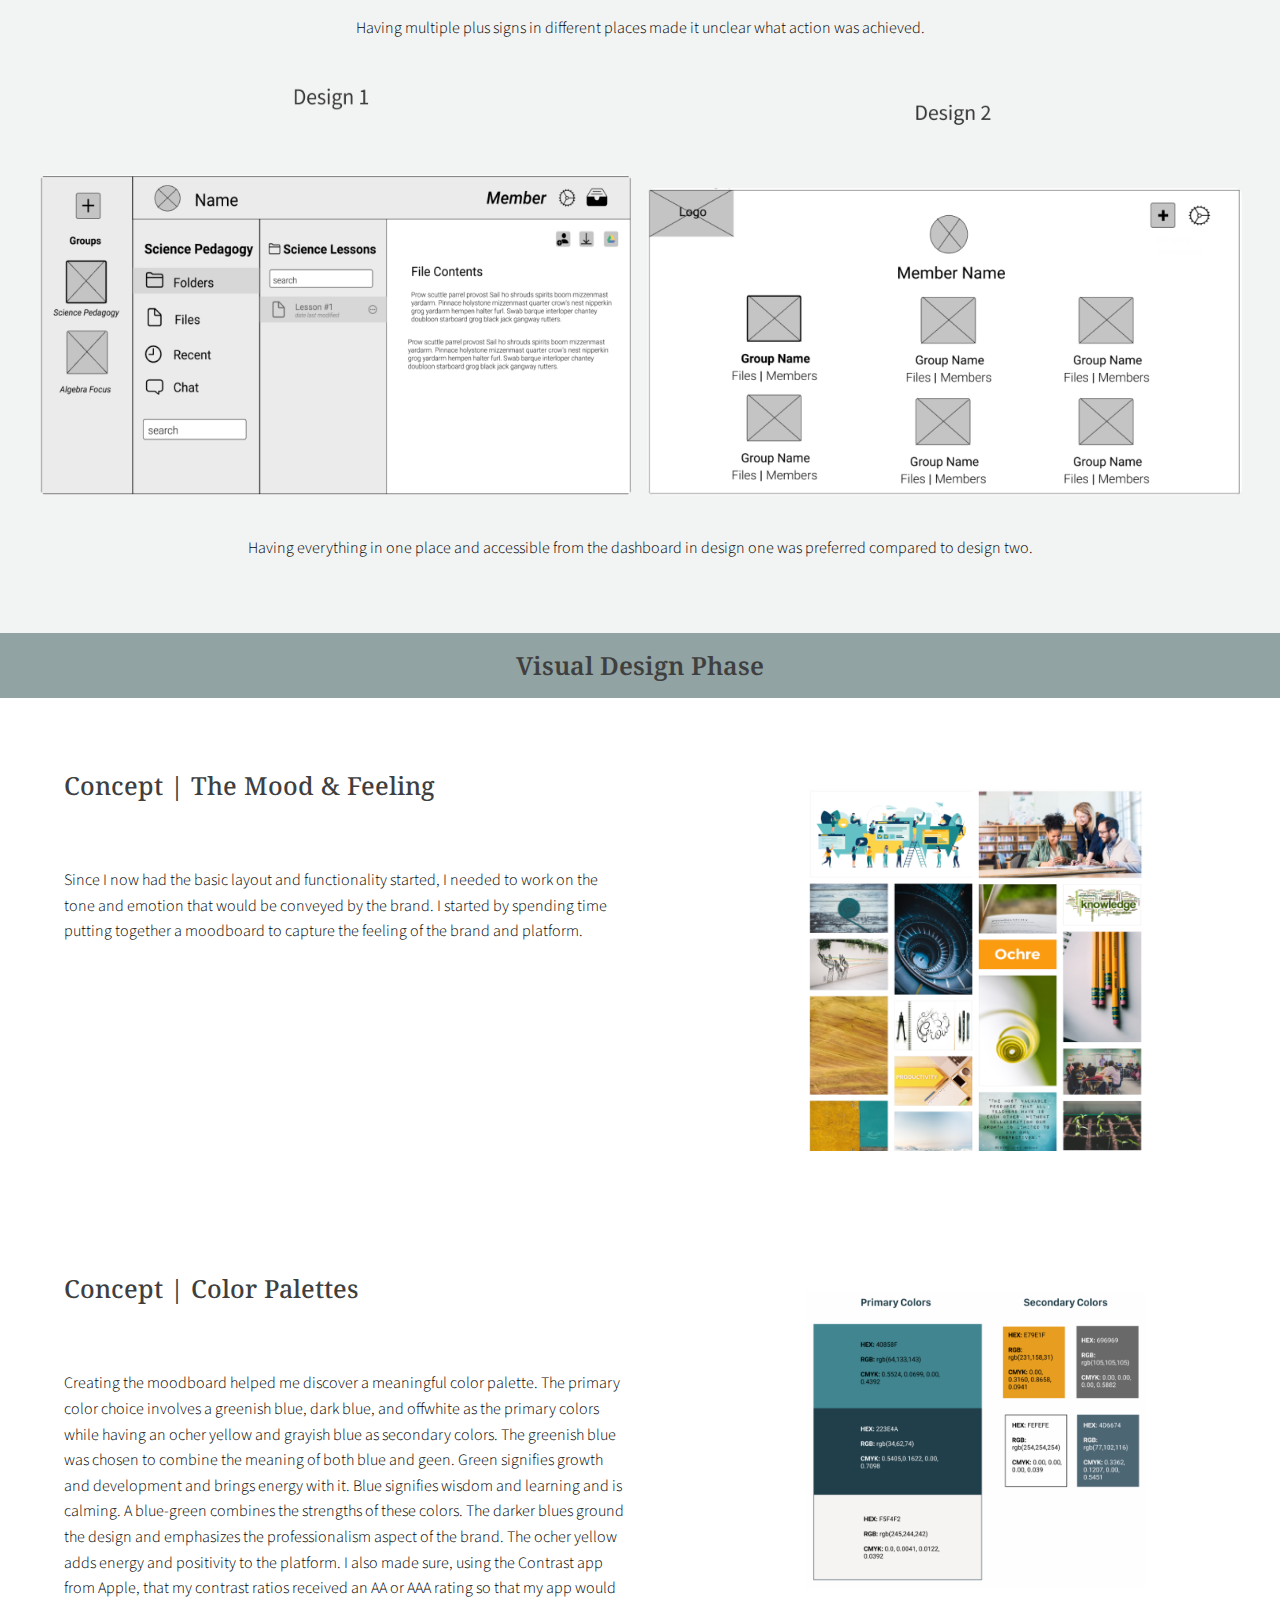
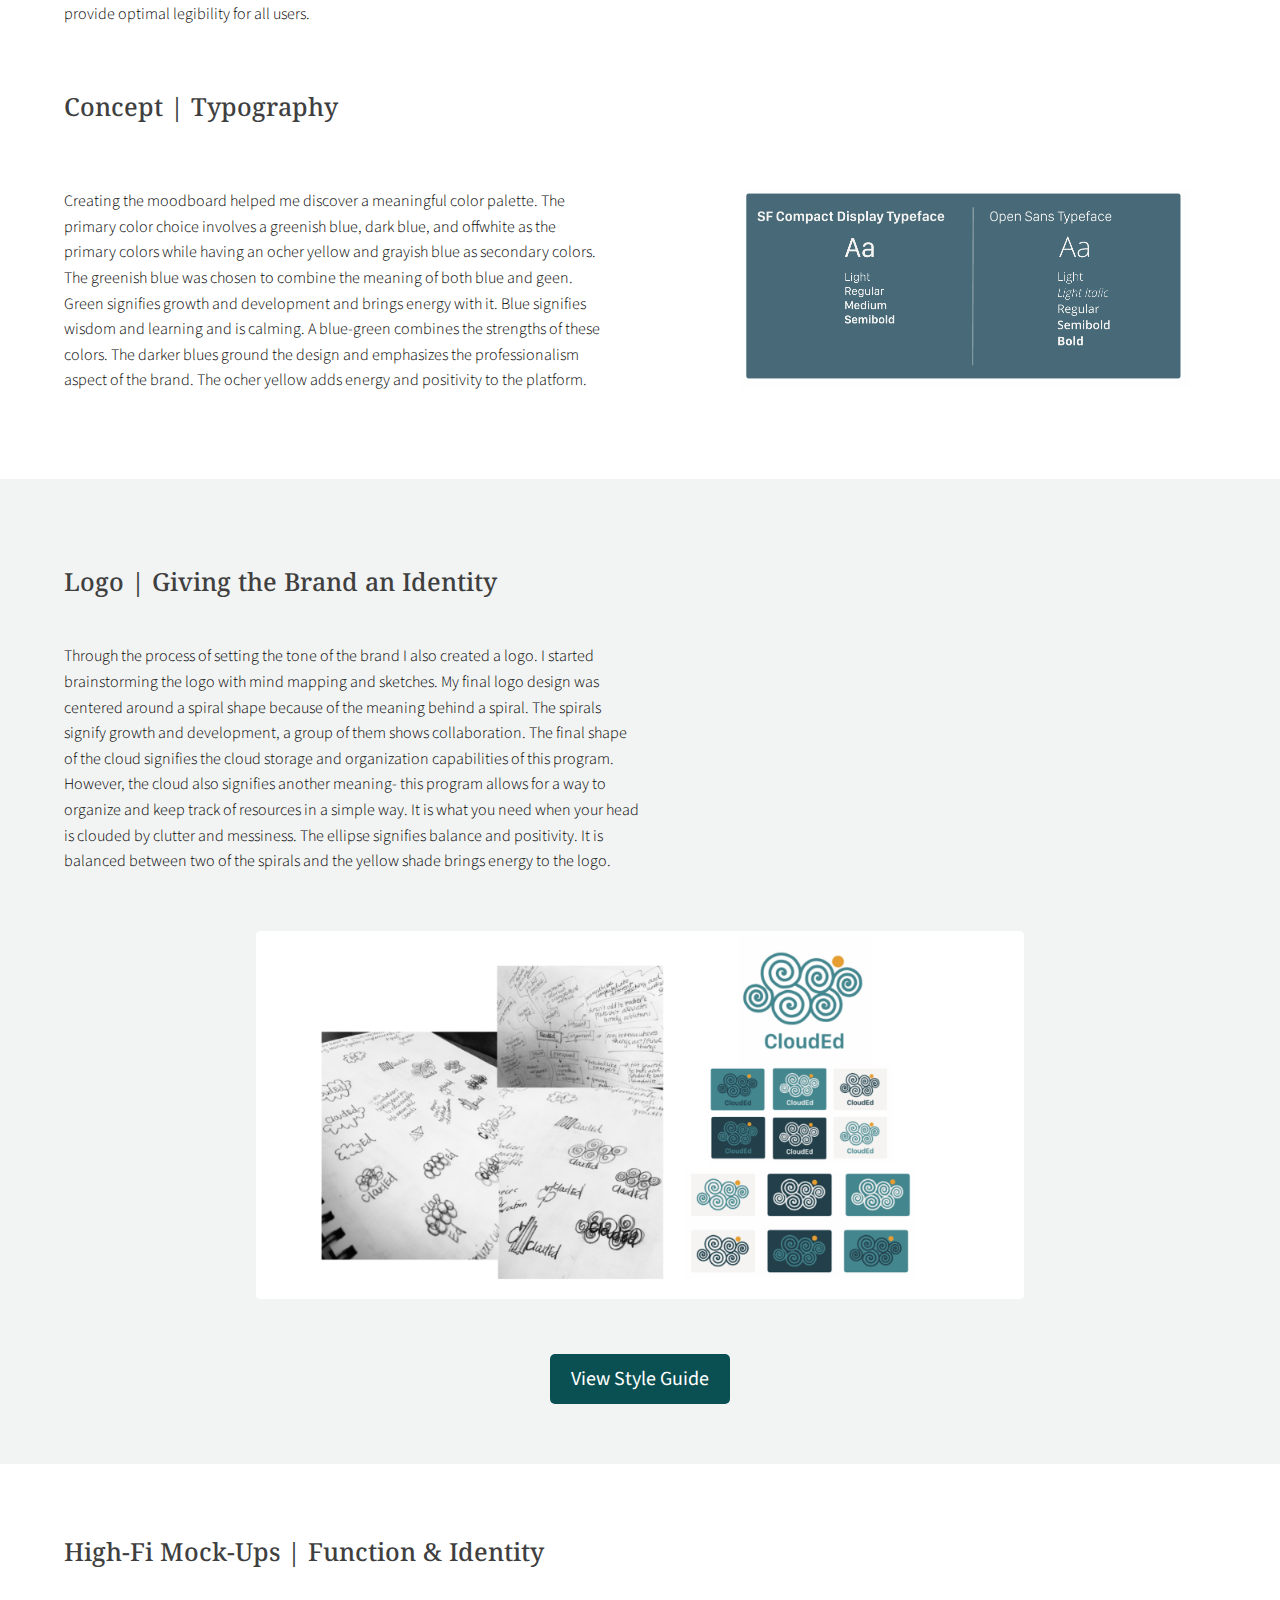
<file: cloudedProject.html>
<!DOCTYPE html>
<html lang="en">
  <head>

    <!-- Global site tag (gtag.js) - Google Analytics -->
    <script async src="https://www.googletagmanager.com/gtag/js?id=UA-167285371-2"></script>
    <script>
      window.dataLayer = window.dataLayer || [];
      function gtag(){dataLayer.push(arguments);}
      gtag('js', new Date());

      gtag('config', 'UA-167285371-2');
    </script>

    <meta charset="utf-8">
    <meta name="viewport" content="width=device-width, initial-scale=1.0">
    <title>Portfolio | CloudEd Case Study</title>
    <link rel="stylesheet" href="styles/reset.css">
    <link rel="stylesheet" href="styles/main.css">
    <link rel="stylesheet" href="styles/cloudedProject.css">
    <link href="https://fonts.googleapis.com/css2?family=Source+Sans+Pro:ital,wght@0,300;0,400;0,600;0,700;0,900;1,300;1,400;1,600;1,700&display=swap" rel="stylesheet">
    <link href="https://fonts.googleapis.com/css2?family=Noto+Serif:ital,wght@0,400;0,700;1,400;1,700&display=swap" rel="stylesheet">

    <!-- Font Awesome for social media icons -->
    <link href="https://maxcdn.bootstrapcdn.com/font-awesome/4.7.0/css/font-awesome.min.css" rel="stylesheet">

    <link rel="shortcut icon" href="images/katy-favicon.png">


  </head>
  <body>
    <div class="container">
      <nav class="topNav">
        <a class="logoIndex" href="index.html">
          <img class="logo" src="images/logobig.png" alt="Logo and link back to homepage">
        </a>

        <img class="hamburgerButton" id="nav-hamburger" src="images/bars-solid.svg" alt="Menu">
        <div class="expandedNav expandedNav--hidden" id="expanded-nav">
          <p><a class="expandedNavLink" href="about.html">About</a></p>
          <p><a class="expandedNavLink" href="index.html#projectGreen">Work</a></p>
          <p><a class="expandedNavLink" href="images/wellington-resume.pdf" target="_blank">Resume</a></p>
          <p><a class="expandedNavLink contactText" href="contact.html">Contact</a></p>
        </div>
      </nav>
    </div>


    <div class="container">
      <div class="subNav" id="subnav-box">
        <span class="subNavText">Jump To Section ▽</span>
      </div>

      <nav class="expandedSubNav expandedSubNav--hidden" id="expanded-SubNav">
        <p><a class="expandedsubNavLink" href="#discovery">Discovery and Research</a></p>
        <p><a class="expandedsubNavLink" href="#infoArch">Information Architecture</a></p>
        <p><a class="expandedsubNavLink" href="#visualDesign">Visual Design</a></p>
        <p><a class="expandedsubNavLink" href="#testing">Prototype and Testing</a></p>
        <p><a class="expandedsubNavLink" href="#prototype">Final Prototype</a></p>
        <p><a class="expandedsubNavLink" href="#conclusion">Conclusion</a></p>
      </nav>
  </div>




    <!-- main picture and description section -->
    <section class="titleDesciption">
      <h1>CloudEd</h1>
      <img class="cloud" src="images/cloudedlogo.png" alt="CloudEd Logo">
      <span class="projectSlogan">"We know that teachers are busy, we just want to make their lives a little easier."</span>
      <span class="projectMoto">A cloud storage and organization platform created to help educators more effectively
        continue their cycle of learning, growing, and leading.</span>
      <ul class="redirectButtons">
        <li class="redirectButton">
          <a class="buttonText" href="https://invis.io/9GW0HMH2D5U" target="_blank">View Prototype</a>
        </li>
      </ul>
      <img class="cloudonComp" src="images/cloudedMain.png" alt="CloudEd website homepage on large monitor on desk">
    </section>

    <!-- Overview section-->
    <section class="overview">
      <h2>Overview</h2>
        <p class="projectSubtitle">There is much room for improvement in the world of cloud storage tools
          made specifically for educators and educational purposes. Often, educators
          must rely on tools that were made for other purposes instead of platforms
          that meet their specific needs. The CloudEd application addresses this issue
          by providing an application specifically made to support the professional development of educators.
          This platform was created with a brand identity that encompasses the mission of helping educators
          more efficiently participate in the cycle of learning, growing, and
          implementing in the most productive way possible.</p>

        <p class="projectSubtitle">Duration: 6 weeks</p>
    </section>

    <div class="deliverRoles">
      <section class="roles">
        <img class="lightbulb" src="images/lightbulb.png" alt="lightbulb">
        <p class="listHeader">Roles</p>
          <ul>
            <li class="listItem">User Research</li>
            <li class="listItem">UX Design</li>
            <li class="listItem">Visual Design</li>
            <li class="listItem">Branding & Identity</li>
            <li class="listItem">Prototyping & Testing</li>
          </ul>
      </section>

      <hr class="break">

      <section class="roles">
        <img class="lightbulb pencil" src="images/pencil.png" alt="pencil">
        <p class="listHeader">Deliverables</p>
          <ul>
            <li class="listItem">User Surveys</li>
            <li class="listItem">Personas</li>
            <li class="listItem">Competitive Analysis</li>
            <li class="listItem">User Stories & Flows</li>
            <li class="listItem">Branding & Identity</li>
            <li class="listItem">Visual Design</li>
            <li class="listItem">Wireframes</li>
            <li class="listItem">User Testing & Analysis</li>
          </ul>
      </section>

      <hr class="break">

      <section class="roles">
        <img class="wand" src="images/wand.png" alt="wand">
        <p class="listHeader">Tools</p>
          <ul>
            <li class="listItem">Google Suite</li>
            <li class="listItem">Figma</li>
            <li class="listItem">Sketch</li>
            <li class="listItem">Adobe XD</li>
            <li class="listItem">InVision Studio</li>
            <li class="listItem">Usabilty Hub</li>
          </ul>
      </section>
  </div>

    <section class="problem">
      <h2>Problem</h2>
      <div>
        <p class="projectSubtitle">For this project, the client outlined the desire to explore the possibilities
        within the cloud storage and organization application market. The challenge to tackle was that,
        though there are already many big names within the cloud storage market, the market is
        still young and there is plenty of room for another platform as long as it has the right
        combination of in-demand features and targets a specific audience.</p>
      </div>
    </section>

    <section class="solution">
      <h2>Solution</h2>
      <div>
        <p class="solutionSubtitle">Underserved audience with a need for a cloud storage application specifically tailored to them.</p>
        <p class="projectSubtitle">Educators go to many professional development experiences each year from after school,
          on campus meetings to nationally run conferences. At these workshops they are always given
          resources to help them continue their learning and implement what they have learned.
          However, these are often received in paper form or in Google Drive. An educator may not necessarily
          implement that specific idea or skill until months later and at that point the resource is hard to
          retrieve and the opportunity for growth is ended or becomes too time consuming or difficult for a teacher’s
          already packed schedule.</p>
        <p class="projectSubtitle">CloudEd cloud storage and organization platform makes valuable resources accessible and
          allows teachers to continue as professionals and grow in the art and science of teaching.<p>
        <p class="projectSubtitle">Through CloudEd, educators can also stay connected to other members of the development
          experience for collaboration and to grow a community of support.</p>
      </div>
    </section>

    <img class= "mockup" src="images/3dmockup.png" alt="Image of 3d mockups with different screens from Clouded website">

    <section class="phaseLabel">
      <span class="phaseLabelText" id="discovery">Discovery Phase</span>
    </section>

    <!-- user research-->
    <section class="userResearch">
      <h5>User Research | Getting to Know the Users</h5>
      <p class="sectionSubtitle">I started my process by conducting user surveys to better understand
        which platforms were being used, what features users value and use frequently, and their pain points.</p>
      <p class="sectionSubtitle">In connecting this back to the requests within the client brief,
        I was able to see that the client was correct in stating that sharing, uploading,
        creating and organizing content are all valuable and important features for users (as well as connecting with others)
        while saving content from the web was not a valued feature. This would help me in deciding which features to focus on.</p>
        <img class="firstsectionImg firststatimg" src="images/statistics2.png" alt="Statistics from user surveys: 100% of respondents use cloud storage applications,
        73% of respondents use cloud storage apps daily, 61% of respondents use these apps for sharing files and
        folders with others most frequently, 70% of respondents use these apps for creating content the most frequently">
        <img class="secondsectionImg secondstatimg" src="images/statistics.png" alt="Statistics from user surveys: 100% of respondents use cloud storage applications,
        73% of respondents use cloud storage apps daily, 61% of respondents use these apps for sharing files and
        folders with others most frequently, 70% of respondents use these apps for creating content the most frequently">
      <div class="resultImages">
        <img class= "section-Img" src="images/surveyresults.png" alt="Graph: Highest priority
        goals for cloud storage applications include uploading content, sharing content, and backing up content.">
        <img class= "section-Img" src="images/frustrations.png" alt="Biggest user frustrations include low interfaces
        userability, missing important features, too many process steps.">
      </div>
      <ul class="redirectButtons">
        <li class="redirectButton">
          <a class="buttonText" href="https://forms.gle/DoHsXsHQsfqiq5Zr9" target="_blank">User Survey</a>
        </li>
      </ul>
    </section>

    <!--competitive analysis-->
    <section class="competitiveAnalysis">
      <h5>Competitive Analysis | Market Scope</h5>
      <p class="sectionSubtitle">To both understand the cloud storage market and to understand how to
        best position my cloud application ideas I conducted a competitive
        analysis of Google Drive, Pinterest, and Evernote. I chose these three
        applications because they are all applications that my survey respondents
        indicated that they use and they are distinct from one another in what
        they offer users. Evernote is a place for note taking, journaling, and organizing,
        Pinterest a place to browse for ideas and inspiration, and Google Drive
        is an all in one storage platform that  is well known for expanding the
        abilities of real time collaboration.</p>
      <p class="sectionSubtitle">Google Drive’s biggest weaknesses include a cluttered interface with an unreliable search functionality.</p>
      <p class="sectionSubtitle">Pinterest has issues with scams and spam as well as a perceived gender bias market.</p>
      <p class="sectionSubtitle">Evernote has an interface that is not intuitive and pricey upgrades.</p>
      <img class="firstsectionImg" src="images/compAnalysis.png" alt="Competitive analysis of evernote, pinterest, and google drive.">
      <img class="secondsectionImg" src="images/compAnalysisImg.png" alt="Competitive analysis of evernote, pinterest, and google drive.">
      <ul class="redirectButtons">
        <li class="redirectButton">
          <a class="buttonText" href="https://docs.google.com/document/d/15BWD2swPu3ZiYIU81L4HRNNgnPAwlKoWB9wCaINK7AY/edit?usp=sharing" target="_blank">SWOT Analysis</a>
        </li>
      </ul>
    </section>

    <!-- user personas -->
    <section class="userPersonas">
      <h5>User Personas | Held Accountable by Users</h5>
      <p class="sectionSubtitle">My research uncovered very helpful information about the current market and
        potential users. I used this information to create personas that would portray
        the different types of users that emerged from my research.</p>
      <p class="sectionSubtitle">Their major distinctions lie in the potential use of the application for
        professional versus personal projects as well. Also, the family traveler
        persona has a stronger emphasis on documentation and creation of a narrative
        that will be created and then left alone while the teacher persona emphasizes
        an ongoing process of sharing, learning, and implementing the content found in the application.</p>

      <div class="personaBoxes">
        <div class="personaBox1">
          <img class="personaImg" src="images/rachel.png" alt="Image of Rachel Hamilton">
          <span class="personaName">Rachel Hamilton</span>
          <span class="personaDetails">Math Teacher | 34 | Wilmington, DE</span>
          <p class="motivations">Motivations:</p>
          <p class="personaText">Rachel loves the art and science of teaching and works to become an
            esteemed professional in her field. Rachel directs data driven committees
            on student academic success and runs various programs throughout the year.
            She is part of grade level and subject level teams that promote collaboration,
            professional development, and accountability. Rachel and her team rely on
            organization as well as communication to be successful. She needs a cloud
            storage application that will allow her to navigate her extremely busy roles in her school.</p>
          <p class="motivations">Frustrations:</p>
          <p class="personaText">Rachel’s frustrations include working with cloud storage applications that
            were not specifically designed for educators, existing features that are
            hard to locate and files that cannot be accessed quickly and efficiently.</p>
          <p class="personalQuote">“I approach teaching like an art form that can
            constantly be improved upon and I need tools that will assist in this journey.”</p>
        </div>

        <hr class="break">

        <div class="personaBox2">
          <img class="personaImg joseph" src="images/joseph.png" alt="Image of Joseph Stapleton">
          <span class="personaName">Joseph Stapleton</span>
          <span class="personaDetails">Nurse Practitioner | 33 | Baltimore, MD</span>
          <p class="motivations">Motivations:</p>
          <p class="personaText">Twice a year, Joseph and his family plan a trip to a place they have
            never been before. While on their trip, Joseph meticulously documents their
            travel and loves reflecting on the trip by creating photo albums and trip
            summaries that he then sends to extended family and friends. Joseph needs a
            cloud storage application that makes his trip documentation process easier,
            more creative, and allows him to organize the trip artifacts all in one,
            accessible place to showcase to others later on.</p>
          <p class="motivations">Frustrations:</p>
          <p class="personaText">Joseph's frustrations include interfaces that are not intuitive or easy to use,
            applications that do not work across multiple devices, and organizational
            systems that are not customizable.</p>
          <p class="personalQuote">“I want to be able to quickly and creatively create
            a way for my family to look back on all of our amazing adventures together!”</p>
        </div>
      </div>

      <ul class="redirectButtons">
        <li class="redirectButton">
          <a class="buttonText" href="https://drive.google.com/file/d/1JbTeCmyb01hpaphbpoc68EshPFIh68cy/view?usp=sharing" target="_blank">Meet Personas</a>
        </li>
      </ul>
    </section>

    <section class="phaseLabel">
      <span class="phaseLabelText" id="infoArch">Information Architecture Phase</span>
    </section>

    <!--User stories-->
    <section class="userStories">
      <h5>User Stories | What Are User's Priorites?</h5>
      <p class="sectionSubtitle">The research I conducted helped me gain a better understanding of my
        users and of which features of a cloud storage applications are of highest
        priority. Keeping these personas in mind, I compiled a list of user stories
        for new users, returning users, and administrative users to reach the minimum viable product.</p>
      <span class="storiesSubtitle">Highest priority features included:</span>
      <img class="secondsectionImg secondstoriesimg" src="images/userpriorities.png" alt="User priorities for new, returning, and admin users: includes sharing items, creating content, accessing files, joining and creating groups.">
      <img class="firstsectionImg firststatimg" src="images/userstoriesSecondimg.png" alt="User priorities for new, returning, and admin users:includes sharing items, creating content, accessing files, joining and creating groups.">
      <ul class="redirectButtons">
        <li class="redirectButton">
          <a class="buttonText" href="https://docs.google.com/spreadsheets/d/1VFh_TPlvbaXL8vKs4nxL3tnYDVD8R3Obq1bEl1yge_M/edit?usp=sharing" target="_blank">User Stories</a>
        </li>
      </ul>
    </section>

    <!-- User Flows-->
    <section class="userFlows">
      <h5>User Flows | Tracing the Steps</h5>
      <p class="sectionSubtitle">I used the user stories to develop user flows to map out the highest
        priority user stories. Creating the user flows helped me think critically
        about the most intuitive paths that users would take to accomplish each task.</p>
      <img class="userFlowsImg" src="images/userflow.png" alt="User flow for creating a new group.">
      <ul class="redirectButtons">
        <li class="redirectButton">
          <a class="buttonText" href="https://drive.google.com/file/d/16a3PirNhUl2aw5szcHAOq3I0MOIhrwzG/view?usp=sharing" target="_blank">User Flows</a>
        </li>
      </ul>
    </section>

    <!-- Inital Sketches -->
    <section class="initalSketches">
      <h5>Initial Sketches | Ideas Down on Paper</h5>
      <p class="sectionSubtitle">I used the more in-depth understanding of my application from the creation
        of my user flows to start sketching out the interface. I incorporated the
        highest priority features in my sketches and completed multiple iterations of these sketches.</p>
      <img class="sketchesImg" src="images/initialsketches.png" alt="Picture of initial sketches">
    </section>

    <!-- Wireframes-->
    <section class="wireframes">
      <h5>Wireframes | Paper to Digital</h5>
      <p class="sectionSubtitle">From these sketches, I created my first iteration of low fidelity wireframes.
        For these, I created two different designs for the interface to show users in a
        usability test. These designs had the same purpose but in very different layouts.
        Within these wireframes, I mapped out the onboarding process as well as creating and
        joining groups, uploading content, sharing content, and connecting with other group members.
        For both designs, I conducted both in person and remote usability tests and had the
        users complete 7 different tasks. It was an overall positive experience.</p>
      <img class="wireframeExamples" src="images/wireframes.png" alt="Examples of lo-fi wireframes.">
      <ul class="heroButtons">
        <li class="heroButton">
          <a class="buttonText" href="https://www.figma.com/proto/099aTyP9oFP0n2YK4WWm7N/UX-Intensive-Wireframes-Iteration-1?node-id=220%3A5&scaling=min-zoom" target="_blank">Design 1</a>
        </li>
        <li class="heroButton">
          <a class="buttonText" href="https://www.figma.com/proto/099aTyP9oFP0n2YK4WWm7N/UX-Intensive-Wireframes-Iteration-1?node-id=226%3A490&scaling=min-zoom" target="_blank">Design 2</a>
        </li>
      </ul>

      <h5 class="takeaways">Wireframes | Testing Key Takeaways</h5>
      <div class="testFeebackVersions">
        <img class="feedbackV" src="images/wireframesFeedback1V1.png" alt="Interface with a confusing dashboard">
        <img class="feedbackV" src="images/wireframesFeedback1V2.png" alt="Version 2: Interface with a more organized dashboard.">
      </div>
      <p class="feedbackSubtitle">The original sidebar with folder and files were confusing to navigate.</p>

      <div class="testFeebackVersions">
        <img class="feedbackV" src="images/wireframesFeedback2V1.png" alt="Interface with multiple plus signs.">
        <img class="feedbackV" src="images/wireframesFeedback2V2.png" alt="Interface with one context-specifc plus sign.">
      </div>
      <p class="feedbackSubtitle">Having multiple plus signs in different places made it unclear what action was achieved.</p>

      <div class="testFeebackVersions">
        <img class="feedbackV" src="images/wireframesFeedback3D1.png" alt="Design option 1: Dashboard with everyone in one place. ">
        <img class="feedbackD2" src="images/wireframesFeedback3D2.png" alt="Design option 2: Dashboard that leads to other pages.">
      </div>
      <p class="feedbackSubtitle">Having everything in one place and accessible from the dashboard in design
        one was preferred compared to design two.</p>
    </section>

    <section class="phaseLabel">
      <span class="phaseLabelText" id="visualDesign">Visual Design Phase</span>
    </section>

    <!-- concept section -->
    <section class="concept">
      <h5>Concept | The Mood & Feeling</h5>
      <div class="conceptBox">
        <p class="conceptSubtitle">Since I now had the basic layout and functionality started, I needed
          to work on the tone and emotion that would be conveyed by the brand.
           I started by spending time putting together a moodboard to capture
           the feeling of the brand and platform.</p>
        <img class="conceptImg" src="images/moodboard.png" alt="Moodboard images">
      </div>

      <h5>Concept | Color Palettes</h5>
      <div class="conceptBox">
        <p class="conceptSubtitle">Creating the moodboard helped me discover a meaningful color palette.
          The primary color choice involves a greenish blue, dark blue, and offwhite
          as the primary colors while having an ocher yellow and grayish blue as
          secondary colors. The greenish blue was chosen to combine the meaning of
          both blue and geen. Green signifies growth and development and brings energy
          with it. Blue signifies wisdom and learning and is calming. A blue-green combines
          the strengths of these colors. The darker blues ground the design and emphasizes
          the professionalism aspect of the brand. The ocher yellow adds energy and
          positivity to the platform. I also made sure, using the Contrast app from Apple, that my contrast ratios
          received an AA or AAA rating so that my app would provide optimal
          legibility for all users.</p>
        <img class="conceptImg" src="images/colorpalette.png" alt="Color Palettes">
      </div>

      <h5 class="takeaways">Concept | Typography</h5>
      <div class="conceptBox">
        <p class="conceptSubtitle">Creating the moodboard helped me discover a meaningful color palette.
          The primary color choice involves a greenish blue, dark blue, and offwhite
          as the primary colors while having an ocher yellow and grayish blue as
          secondary colors. The greenish blue was chosen to combine the meaning of
          both blue and geen. Green signifies growth and development and brings energy with it.
          Blue signifies wisdom and learning and is calming. A blue-green combines the
          strengths of these colors. The darker blues ground the design and emphasizes
          the professionalism aspect of the brand. The ocher yellow adds energy and
          positivity to the platform.</p>
        <img class="typoImg" src="images/typography.png" alt="Typography: examples of SF compact display typeface and open sans typeface.">
      </div>
    </section>

    <!-- Logo -->
    <section class="conceptlogo">
      <h5>Logo | Giving the Brand an Identity</h5>
      <p class="sectionSubtitle">Through the process of setting the tone of the brand I also created a
        logo. I started brainstorming the logo with mind mapping and sketches.
        My final logo design was centered around a spiral shape because of the
        meaning behind a spiral. The spirals signify growth and development, a
        group of them shows collaboration. The final shape of the cloud signifies
        the cloud storage and organization capabilities of this program. However,
        the cloud also signifies another meaning- this program allows for a way to
        organize and keep track of resources in a simple way. It is what you need
        when your head is clouded by clutter and messiness. The ellipse signifies
        balance and positivity. It is balanced between two of the spirals and the
        yellow shade brings energy to the logo.</p>
      <img class="conceptlogoImg" src="images/logoExamples.png" alt="Picture showing logo sketches and examples of logo paired with colors from the color palette.">
      <ul class="redirectButtons">
        <li class="redirectButton">
          <a class="buttonText" href="https://drive.google.com/drive/folders/1X4RoMjyxXPsw_Nl7QHdy1IP0cI7er08y?usp=sharing" target="_blank">View Style Guide</a>
        </li>
      </ul>
    </section>

    <!-- High Fidelity Mock-Ups -->
    <section class="HifiMockup">
      <h5>High-Fi Mock-Ups | Function & Identity</h5>
      <p class="sectionSubtitle">I took the work I did with the functionality of the platform and combined
        it with the branding identity work to create my first hi-fidelity mockups.
        In order to make some important layout decisions, I conducted preference tests.</p>

      <div class="preferenceBox">
        <img class="preferenceImg" src="images/preference1op1.png" alt="Preference Test 1 option 1: white background for dropdown menu">
        <img class="preferenceImg" src="images/preference1op2.png" alt="Preference Test 1 option 2: green background for dropdown menu">
      </div>
      <p class="feedbackSubtitle">Which dropdown menu do you prefer? 95% of users preferred the option on the right side.</p>

      <div class="preferenceBox">
        <img class="preferencefeedbackImg" src="images/preference2.png" alt="Preference Test 2 images: sidebar with different group avatar style options.">
      </div>
      <p class="feedbackSubtitle">Which group navigation bar do you prefer? 86% of users chose the option on the left side.</p>

      <div class="preferenceBox">
        <img class="preferenceImg" src="images/preference3op1.png" alt="Preference Test 3 option 1: Navigation bar information on the right side.">
        <img class="preferenceImg" src="images/preference3op2.png" alt="Preference Test 3 option 2: Navigation bar information on the left side.">
      </div>
      <p class="feedbackSubtitle">Do you prefer the “creator” label on the right or left side? 74% of users chose the option on the right side.</p>

      <div class="preferenceBox">
        <img class="preferenceImg" src="images/preference4v1.png" alt="Image of interface before changes were made">
        <img class="preferenceImg" src="images/preference4v2.png" alt="Image of interface after changes were made">
      </div>
      <p class="feedbackSubtitle">Version 1 and version 2 with feedback applied.</p>
    </section>

    <section class="phaseLabel">
      <span class="phaseLabelText" id="testing">Prototyping & Testing Phase</span>
    </section>

    <!-- Usability Testing -->
    <section class="usabilitytesting">
      <h5>Usability Testing | Putting it to the Test</h5>
      <p class="sectionSubtitle">I turned my high fidelity static mockups into a clickable prototype
        using InVision and conducted 3 remote and in person usability tests.</p>
      <p class="sectionSubtitle">I had the users complete a series of tasks and also asked them questions
        specific to the branding. These tasks included…</p>
      <p class="task">1. Creating an account</p>
      <p class="task">2. Joining and creating groups</p>
      <p class="task">3. Uploading and creating content</p>
      <p class="task">4. Sharing content</p>
      <p class="task">5. Connecting with other member</p>
      <p class="sectionSubtitle">The branding questions included opinion questions about layout of the
        platform and feelings evoked by it.</p>
      <p class="sectionSubtitle">Within this usability test round, I found it very helpful to video each
        of the tests so that I could go back and closely analyze the feedback I received.</p>

      <h5>Usability Testing | Key Takeaways & Changes</h5>

      <div class="onboardingBoxes">
        <div class="onboardingBox1">
          <img class="testingImg" src="images/onboarding.png" alt="Onboarding Process with only 4 steps and Google OAuth">
        </div>
        <div class="onboardingBox2">
          <span class="interfaceChangeTitle">The Onboarding Process</span>
          <p class="interfaceChangeSubtitle">I realized through the usability testing process that I needed to create
            a simpler onboarding process. The users made it evident to me that nobody
            wants to take a lot of steps to get originally set up. In reassessing the onboarding process,
            I was able ton condense the steps from 7 to 4.  I also streamlined the process by
            allowing users to skip steps they don’t feel is neccessary and also adding Google OAuth.
            This change aligned with my goal of avoiding the original recorded frustration of having
            to take too many steps to accomplish a task.</p>
        </div>
      </div>

      <span class="interfaceChange">Lots and lots of interface changes:</span>
      <p class="sectionSubtitle">1: Users wanted a symbol indicating which groups they are the administrator of.
        This was resolved by adding the word “creator” within the group box
        that the user was the creator of.

        <p class="sectionSubtitle">2: Based on user confusion during the tests, it became clear that there
        needed to be a clearer indication of which folder the user is in.

        <p class="sectionSubtitle">3: I originally thought that, in order to perform an action for a
        specific folder, the user would start with the list of folders. Based on
        the way in which users accomplished the “add collaborator to folder” task,
        it became clear that I needed to provide an alternative way for users to
        complete these tasks. I added an ellipse icon that lead to a dropdown menu.

        <p class="sectionSubtitle">4: In order to streamline the interface look, I moved the placement of
        the search bar instead of having it in multiple places which caused confusion
        of what the user was searching for.

        <p class="sectionSubtitle">5: This was a simple change! According to user feedback, I added indicators
        of who is you have shared the file with/ who is collaborating on it
        by adding a picture icon.

        <p class="sectionSubtitle">6: After many usability tests and impromptu user interviews about icon meaning,
        I came to the conclusion that I would be unable to find icons that meant the same thing
        to every user. Instead, I added hover labels indicating the meaning of the button so
        that the purpose of each button is clear!</p>
        <img class="interfaceImg" src="images/interfacechanges1.png" alt="Diagram show all interface changes made after usability tests were conducted.">

        <p class="sectionSubtitle">7: Based on user feedback, I added a place where user can see a list of other members.

        <p class="sectionSubtitle">8: In order to make sure that one of the most fundamental actions in this
          application was not confusing, I added access code subtext so that users
          would know where they can find the access code for a group they want to join.

        <p class="sectionSubtitle">9: Based on my observations of users’ initial navigation through the
          application interface, I realized that it would be easier for the user
          to understand the purpose of the context specific plus sign if I added a
          short tour to make the big plus sign more clear from the very beginning!

        <p class="sectionSubtitle">  10: The context specific button is one of the most important features of
          the application. I added further hints of how to use the context specific
          plus sign when a user is first setting up their dashboard.

          <p class="sectionSubtitle">11: Number twelve was a lesson in CONSISTENCY! I had originally labeled
          the group description as “course description”. User feedback that this
          inconsistency in labeling was confusing, “Were they part of a course or a group?”</p>
          <img class="interfaceImg" src="images/interfacechanges2.png" alt="Diagram showing more interface changes">
    </section>

      <!-- Final Prototype -->
      <section class="finalPrototype" id="prototype">
        <h5>Final Prototype | Putting it All Together</h5>
        <p class="sectionSubtitle">This process all led to the final prototype.</p>
        <p class="sectionSubtitle">This final prototype is a solution to the initial problems outlined in the
          client brief. It is a cloud storage application that can be distinct within
          the cloud storage application market and targets a specific audience that
          has been under-represented within this market.</p>
        <p class="sectionSubtitle">Based on the features desired by both the client and the users, this application
          allows people to share content, upload content, back up content, organize content,
          and continue communicating and collaborating with others.</p>
        <img class="interfaceFinalImg" src="images/finalPrototypeBanner.png" alt="Banner image of the homepage of CloudEd website.">


        <div class="finalprototypeBox">
          <div>
            <h2 class="alignLeft">Join the Community</h2>
            <p class="finalSubtitle">CloudEd makes being a part of a professional development experience more organized.
              This is important for educators who have already extremely busy lives and so much to keep track of.
              With CloudEd you can easily join a professional development experience.
              All it takes is an access code provided by your instructor!  When you are ready to lead, you
              can also create your own groups to share your knowledge with other educators.</p>
          </div>
          <img class="interfaceImg" src="images/communityimage.png" alt="Image of user dasboard screen.">
        </div>

        <div class="finalprototypeBox">
          <div>
            <h2 class="alignLeft">Share, Learn, Grow</h2>
            <p class="finalSubtitle">CloudEd makes it easy for users to keep important resources all in one,
              organized, searchable place. Users can upload relavant files and folders to any of their groups
              and then add collaborators to these files to continue their cycle of
              learning with other members of their education community.</p>
          </div>
        <img class="interfaceImg" src="images/shareimage.png" alt="Image of user folders and files screen.">
      </div>

      <div class="finalprototypeBox">
        <div>
          <h2 class="alignLeft">Stay Connected</h2>
          <p class="finalSubtitle">CloudEd makes it easy for users to stay connected with other members
            of the professional development experiences they were a part of. Users can use the chat feature of the app to continue working with
          a learning from other educators.</p>
        </div>
        <img class="interfaceImg" src="images/connected.png" alt="Image of chat screen.">
      </div>


        <ul class="redirectButtons">
          <li class="redirectButton">
            <a class="buttonText" href="https://invis.io/9GW0HMH2D5U" target="_blank">View Prototype</a>
          </li>
        </ul>
      </section>

      <!--Mobile -->
      <section class="mobile">
        <h5>Mobile | One Final Piece to the Puzzle</h5>
        <p class="sectionSubtitle">A high priority feature for users that emerged during the research
          phase was the ability to access the app across devices. Though I was
          creating an application that would be primarily used on laptop or desktop,
          I did not want to ignore this user need. I created a mobile app version
          for CloudEd. It is currently meant to be used for the purposes of viewing
          content within the groups the user is already a part of and joining new groups.
          It has the potential to evolve into an all encompassing app.</p>
        <img class="interfaceImg" src="images/mobileimage.png" alt="Mobile screens: sign in screen, dashboard screen, group screen, folders, chat screen.">
        <ul class="redirectButtons">
          <li class="redirectButton">
            <a class="buttonText" href="https://www.figma.com/proto/kIbzDAlZsXlkmLkx2gu2uz/High-fidelity-mock-ups-CloudEd-Iteration-1?node-id=81%3A461&scaling=scale-down" target="_blank">View Prototype</a>
          </li>
        </ul>
      </section>

      <section class="phaseLabel">
        <span class="phaseLabelText">Conclusion</span>
      </section>

      <!-- conclusion section -->
      <section class="conclusion" id="conclusion">

        <div class="conclusionBoxes">
          <div class="conclusionBox1">
            <h5 class="conclusionTitle">Reflection | Major Takeaways</h5>
            <p class="conclusionSubtitle conclusionSubtitleAlign"> • I learned how much a project can evolve from the beginning to the end.
              It was amazing to see how much this project changed from the first
              iteration to the last.</p>
            <p class="conclusionSubtitle conclusionSubtitleAlign"> • I learned the value of usability tests and how much a designer can
              learn from the perspective of a user, especially when they put their
              own perspective aside.</p>
            <p class="conclusionSubtitle conclusionSubtitleAlign"> • It was imperative that I learned about project organization quickly as
              this larger project had many different deliverables and not to
              mention the sheer quantity of mockup pngs!</p>
          </div>

        <hr class="break">
        <div class="verticalLine"></div>

          <div class="conclusionBox2">
            <h5 class="conclusionTitle">Reflection | Next Steps</h5>
            <p class="conclusionSubtitle conclusionSubtitleAlign"> • Continue to improve! Everytime I look at the prototype, I see something
               I want to improve. I want to continue to learn from the primary
               users of this application about how to make it better, more effective,
               and more intuitive.</p>
            <p class="conclusionSubtitle conclusionSubtitleAlign"> • Transform from the MVP to the next level and include new ideas- at the end
              of the project I thought of a new idea- an image uploaded in which educators
              could upload an image of any resource that they created on paper since
              sometimes this is unavoidable in a group work setting.</p>
            <p class="conclusionSubtitle conclusionSubtitleAlign"> • I would like to continue developing the mobile app.
              Teachers work incredible hard to make sure the education they provide
              is accessible to all their students and I want to ensure that this app
              is accessible for all! I will continue to learn about and improve upon
              the accessibility components of this application.</p>
          </div>
        </div>

      </section>

      <!-- Connect section -->
        <section class="connect">
          <div>
            <h3 class="textGray">Let's Connect!</h3>
            <p class="connectText">Like my work or just want to
              grab a cup of coffee and chat about UX?
            <br>Please reach out!</p>
            <ul class="heroButtons">
              <li class="heroButton">
                <a class="buttonText" href="contact.html">Connect</a>
              </li>
              <li class="heroButton">
                <a class="buttonText" href="images/wellington-resume.pdf" target="_blank">Resume</a>
              </li>
            </ul>
          </div>
        </section>

        <button onclick="topFunction()" id="myBtn" title="Go to top">▲</button>


      <!--footer-->
        <footer>
          <div class= "footerDiv">
            <p class="footerSubtitle textGray">© 2020  |  Katy Wellington <p>
              <ul class=mediaList>
                <li>
                  <a href="https://www.linkedin.com/in/kwelli" target="blank">
                      <i class="fa fa-linkedin-square fa-2x" aria-hidden="true"></i>
                  </a>
                </li>
                <li>
                  <a href ="https://github.com/katywellington91" target="blank">
                      <i class="fa fa-github-square fa-2x" aria-hidden="true"></i>
                  </a>
                </li>
                <li>
                  <a href="contact.html">
                      <i class="fa fa-envelope-square fa-2x" aria-hidden="true"></i>
                  </a>
                </li>
              </ul>
          </div>
        </footer>

    <script>
      let expandedNav = document.getElementById('expanded-nav');
      let hamburger = document.getElementById('nav-hamburger');
      hamburger.addEventListener('click', function() {
        expandedNav.classList.toggle('expandedNav--hidden')
      })
    </script>


    <script>
      let expandedSubNav = document.getElementById('expanded-SubNav');
      let box = document.getElementById('subnav-box');
      box.addEventListener('click', function() {
        expandedSubNav.classList.toggle('expandedSubNav--hidden')
      })
    </script>

    <script>
    //Get the button:
      mybutton = document.getElementById("myBtn");

      // When the user scrolls down 20px from the top of the document, show the button
      window.onscroll = function() {scrollFunction()};

      function scrollFunction() {
      if (document.body.scrollTop > 20 || document.documentElement.scrollTop > 20) {
        mybutton.style.display = "block";
      } else {
        mybutton.style.display = "none";
      }
      }

      // When the user clicks on the button, scroll to the top of the document
      function topFunction() {
      document.body.scrollTop = 0; // For Safari
      document.documentElement.scrollTop = 0; // For Chrome, Firefox, IE and Opera
      }

    </script>


  </body>
</html>
</file>
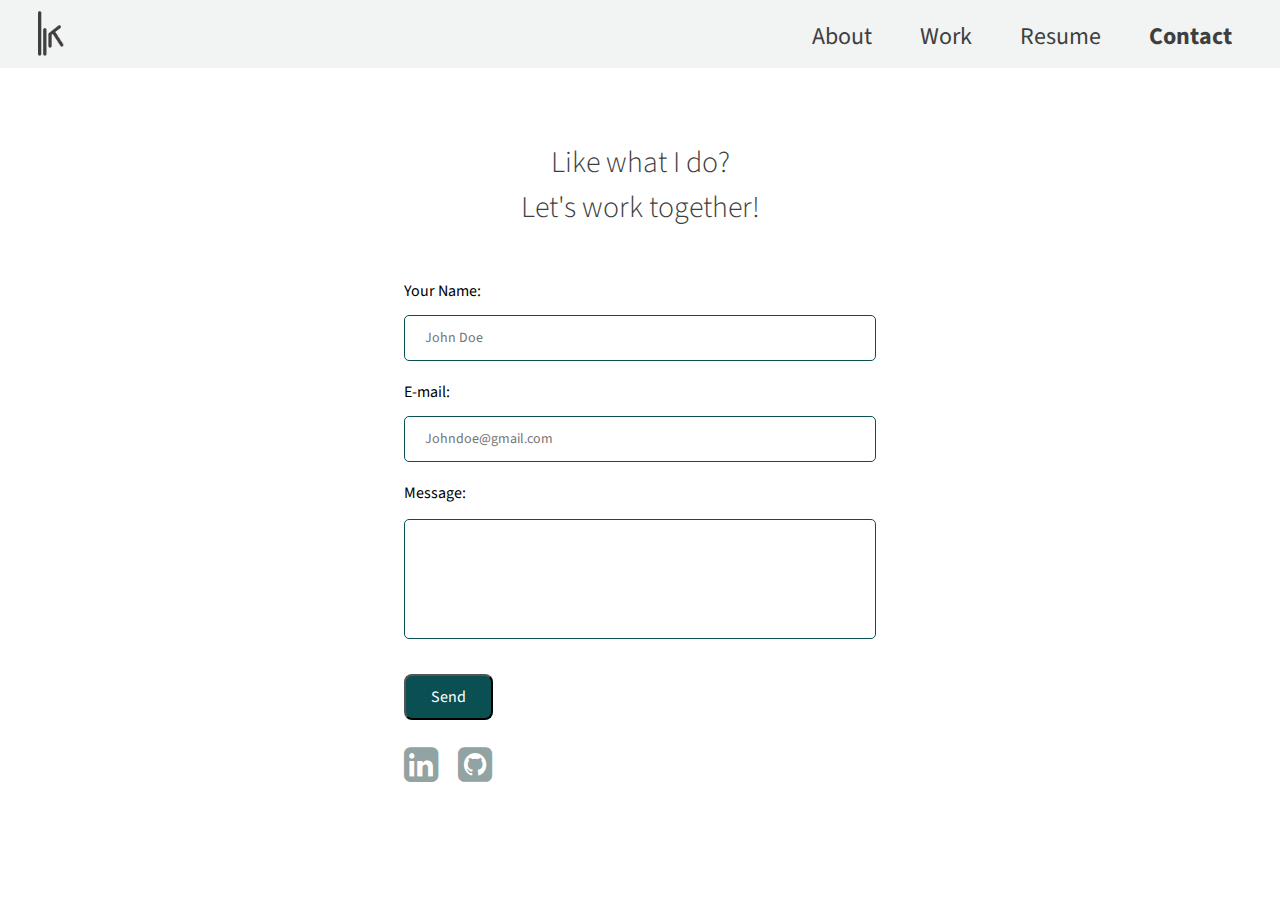
<file: contact.html>
<!DOCTYPE html>
<html lang="en">
  <head>

    <!-- Global site tag (gtag.js) - Google Analytics -->
    <script async src="https://www.googletagmanager.com/gtag/js?id=UA-167285371-2"></script>
    <script>
      window.dataLayer = window.dataLayer || [];
      function gtag(){dataLayer.push(arguments);}
      gtag('js', new Date());

      gtag('config', 'UA-167285371-2');
    </script>


    <meta charset="utf-8">
    <meta name="viewport" content="width=device-width, initial-scale=1.0">
    <title>Portfolio | Contact</title>
    <link rel="stylesheet" href="styles/reset.css">
    <link rel="stylesheet" href="styles/main.css">
    <link rel="stylesheet" href="styles/contact.css">
    <link href="https://fonts.googleapis.com/css2?family=Source+Sans+Pro:ital,wght@0,300;0,400;0,600;0,700;0,900;1,300;1,400;1,600;1,700&display=swap" rel="stylesheet">
    <link href="https://fonts.googleapis.com/css2?family=Noto+Serif:ital,wght@0,400;0,700;1,400;1,700&display=swap" rel="stylesheet">

    <!-- Font Awesome for social media icons -->
    <link href="https://maxcdn.bootstrapcdn.com/font-awesome/4.7.0/css/font-awesome.min.css" rel="stylesheet">

    <link rel="shortcut icon" href="images/katy-favicon.png">

    </head>

    <body>
      <div class="container">
        <nav class="topNav">
          <a class="logoIndex" href="index.html">
            <img class="logo" src="images/logobig.png" alt="Logo and link back to homepage">
          </a>

          <img class="hamburgerButton" id="nav-hamburger" src="images/bars-solid.svg" alt="Menu">
          <div class="expandedNav expandedNav--hidden" id="expanded-nav">
            <p><a class="expandedNavLink expandedNavText" href="about.html">About</a></p>
            <p><a class="expandedNavLink expandedNavText" href="index.html#projectGreen">Work</a></p>
            <p><a class="expandedNavLink expandedNavText" href="images/wellington-resume.pdf" target="_blank">Resume</a></p>
            <p><a class="expandedNavLink contactText" href="contact.html">Contact</a></p>
          </div>
        </nav>
      </div>

      <section class="form-container">
        <article class="contactHero">
          <h1 class="contactPageSlogan">Like what I do? <br>Let's work together!</h1>
        </article>

        <form action="https://formspree.io/mknqjzgy" method="POST">

          <label for="name">Your Name:</label> <br>
          <input type="text" name="name" placeholder="John Doe"> <br>
          <label for="name">E-mail:</label> <br>
          <input type="text" name="email" placeholder="Johndoe@gmail.com"> <br>
          <label for="name">Message:</label> <br>
          <textarea name="message" placeholder="Hi Katy..." id="styled">
          </textarea>

          <button type="submit" id="button">Send</button>

        </form>

        <section class="largerMedia">
          <a href="https://www.linkedin.com/in/kwelli" target="blank">
              <i class="fa fa-linkedin-square fa-4x largerfa" aria-hidden="true"></i>
          </a>
          <a href ="https://github.com/katywellington91" target="blank">
              <i class="fa fa-github-square fa-4x largerfa" aria-hidden="true"></i>
          </a>
        </section>


      </section>

        <script>
          let expandedNav = document.getElementById('expanded-nav');
          let hamburger = document.getElementById('nav-hamburger');
          hamburger.addEventListener('click', function() {
            expandedNav.classList.toggle('expandedNav--hidden')
          })
        </script>


    </body>
  </html>
</file>
<file: styles/main.css>
* {
  box-sizing: border-box;
}

html {
  font-size: 10px;
  scroll-behavior: smooth;

}

body {
  margin: 0;
  max-width: 1600px;
  margin: auto;

}

footer {
  background-color: #F2F3F3;
}


h1, h2, h3 {
  display: flex;
  justify-content: center;
}

nav {
  max-width: 1600px;
}

.buttonText {
  color: white;
  font-family: "Source Sans Pro", sans-serif;
  font-size: 1.5em;
  text-decoration: none;

}

.conclusion {
  padding-bottom: 3em;
}

.conclusionSubtitle {
  font-family: "Source Sans Pro", sans-serif;
  font-size: 1.6rem;
  font-weight: 300;
  line-height: 1.6em;
}

.conclusionSubtitleAlign {
  display: flex;
  justify-content: center;
  margin: 0 12%;
  padding-bottom: .5em;
  text-align: left;
}

.connectText {
  font-family: "Source Sans Pro", sans-serif;
  font-size: 1.6rem;
  font-weight: 300;
  line-height: 1.75em;
  margin: 0 8%;
  padding-top: 0em;
  padding-bottom: 0.5em;
  text-align: center;
}


.contactText {
  /*border-bottom: #403F3F;
  border-style: solid;
  border-width:  0em 0em .10em 0em ; */
  color: #403F3F;
  font-weight: 700;
}

.expandedNav {
  font-family: "Source Sans Pro", sans-serif;
  padding-bottom: 2em;
  padding-top: 5em;
  text-align: center;

}

.expandedNav--hidden {
  display: none;
}

.expandedNavLink {
  color: #403F3F;
  font-size: 2.0em;
  line-height: 2.5em;
  text-decoration: none;
}

.expandedNavLink:hover {
  color: #91A3A3;
}

.expandedNavText {
  color: #403F3F;
}

.expandedSubNav{
  background-color: white;
  color: #91A3A3;
  border-style: solid;
  border-width: thin;
  font-family: "Source Sans Pro", sans-serif;
  padding-bottom: 2em;
  padding-top: 2em;
  position: absolute;
  text-align: center;
  width: 100%;

}

.expandedSubNav--hidden {
  display: none;
}

.expandedsubNavLink{
  color: #403F3F;
  font-size: 1.6em;
  line-height: 2.5em;
  text-decoration: none;
}

.fa {
  color: #0A4F52;
  padding-left: 0.75em;

}

.footerDiv {
  align-items: baseline;
  display: flex;
  flex-direction: row;
  justify-content:space-between;
}

.footerSubtitle {
  font-family: "Source Sans Pro", sans-serif;
  font-size: 1.5rem;
  font-weight: 200;
  line-height: 1.75em;
  margin: 0 5%;
  padding-top: 1.5em;
  padding-bottom: 1em;
  text-align: left;
}

.hamburgerButton {
  height:5em;
  float: right;
  padding: 1.5em 1.5em;
}

.heroButtons {
  display: flex;
  justify-content: center;
  padding-left: 0%;
  padding-top: 1.5em;
}

.heroButton {
  background-color: #0A4F52;
  border-radius: .5em;
  display: inline-block;
  margin: 0 3em 3em;
  padding: 1.5em 1em;
  text-align: center;
  width: 10em;
}

.heroButton:hover {
  background-color: #053032;
}

.lightbulb {
  align-self: center;
  display: flex;
  justify-content: center;
  margin: auto;
  padding-top: 5em;
  width: 6%;
}

.listHeader {
  font-family: "Source Sans Pro", sans-serif;
  font-size: 1.6rem;
  font-weight: 700;
  margin: auto;
  padding-bottom: 0.5em;
  padding-top: 1.5em;

}

.listItem {
  font-family: "Source Sans Pro", sans-serif;
  font-size: 1.4rem;
  font-weight: 300;
  margin: auto;
  padding-top: 0.5em;
  padding-bottom: 0.5em;

}

.logo {
  height: 3.5em;
  float: left;
  margin: 1em 1.5em;

}

.mediaList{
  display: flex;
  flex-direction: row;
  list-style: none;
  margin: 0 5%;
}

.motivations {
  display: flex;
  justify-content: center;
  font-family: "Source Sans Pro", sans-serif;
  font-size: 1.6rem;
  font-weight: 600;
  text-align: left;
}


.personaDetails {
  display: flex;
  color: #403F3F;
  justify-content: center;
  font-family: "Source Sans Pro", sans-serif;
  font-weight: 300;
  font-size: 1.6rem;
  margin: auto;
  padding-bottom: 1.5em;
  padding-top: 0.25em;
  text-align: center;
}

.personaImg {
  display: flex;
  justify-content: center;
  margin: auto;
  padding-bottom: 1.5em;
  padding-top: 2.5em;
  width: 75%;
}

.personalQuote {
  display: flex;
  justify-content: center;
  font-family: "Source Sans Pro", sans-serif;
  font-size: 1.6rem;
  font-style: italic;
  font-weight: 500;
  line-height: 1.6em;
  margin-left: 3em;
  margin-right: 3em;
  padding-top: 0.75em;
  text-align: center;
}

.personaName {
  display: flex;
  color: #403F3F;
  justify-content: center;
  font-family: "Noto Serif", serif;
  font-weight: 300;
  font-size: 2rem;
  margin: auto;
  padding: 1em;
  text-align: center;
}

.personaText {
  display: flex;
  font-family: "Source Sans Pro", sans-serif;
  font-size: 1.6rem;
  font-weight: 300;
  justify-content: center;
  line-height: 1.6em;
  margin: 0 12%;
  padding-bottom: .5em;
  text-align: left;
}

.phaseLabel {
  background-color: #91A3A3;
  margin: 0em;
  padding: 1.5em;
}

.phaseLabelText {
  display: flex;
  justify-content: center;
  color: #403F3F;
  font-family: "Noto Serif", serif;
  font-size: 2rem;
  font-weight: 600;
  text-align: center;
}


.redirectButton {
  background-color: #0A4F52;
  border-radius: .5em;
  display: inline-block;
  margin: 0 3em 3em;
  padding-bottom: 1.5em;
  padding-top: 1.5em;
  text-align: center;
  width: 12em;
}

.redirectButtons {
  display: flex;
  justify-content: center;
  padding-bottom: 1em;
  padding-left: 0;
  padding-top: 1.5em;
}

.redirectButton:hover {
  background-color: #053032;
}

.roles {
  display: flex;
  flex-direction: column;
  justify-content: center;
  text-align: center;
}

.sectionSubtitle {
  display: flex;
  font-family: "Source Sans Pro", sans-serif;
  font-size: 1.6rem;
  font-weight: 300;
  justify-content: center;
  line-height: 1.6em;
  margin: 0 12%;
  padding-bottom: .5em;
  text-align: left;
}

.subNav {
  background-color: #91A3A3;
  padding-bottom: 0.75em;
  padding-top: 6em;
  position: sticky;
  width: 100%;

}

.subNavText {
  color:#403F3F;
  display: flex;
  font-family: "Source Sans Pro", sans-serif;
  font-size: 1.6rem;
  font-weight: 400;
  justify-content: center;
  padding-bottom: 0.5em;
  padding-top: 0.5em;
  text-decoration: none;
}

.textGreen {
  color: #91A3A3;
}

.textGray {
  color: #373636;

}

.textWhite {
  color: white;
}

.topNav {
  background-color: #F2F3F3;
  position: fixed;
  width: 100%;
}

.wand {
  align-self: center;
  display: flex;
  justify-content: center;
  margin: auto;
  padding-top: 5em;
  width: 9%;
}

@media only screen and (min-width: 760px) {

  .expandedNav {
    margin-left: auto;
    margin-right: 0;
    padding-bottom: 0;
    padding-top: 1rem;
  }

  .expandedNav--hidden {
    display: flex;
  }

  .expandedNavLink {
    font-size: 1.6em;
    line-height: 1em;
    margin-right: 4.8rem;

  }


  .hamburgerButton {
    display: none;
  }

  .logo {
    height: 3em;
    margin: 0.75em 2.5em;
    padding-bottom: 0em;
  }

  .topNav {
    display: flex;
    border: 1px solid: #F2F3F3;
    font-family: "Source Sans Pro", sans-serif;
    font-size: 1.5rem;
    margin: auto;

  }

}

@media only screen and (min-width: 1224px) {

  .expandedsubNavLink{
    color: #403F3F;
    font-size: 1.6em;
    line-height: 1.5em;
    text-decoration: none;
  }

}
</file>
<file: styles/index.css>
h1 {
  color: #403F3F;
  font-family: "Noto Serif", serif;
  font-size: 2.5rem;
  font-weight: 700;
  margin-bottom: 0.5em;
  padding-top: 3em;
}

h2 {
  color: #403F3F;
  font-family: "Noto Serif", serif;
  font-size: 1.8rem;
  font-weight: 400;
  padding-top: 0em;
}

h3 {
  font-family: "Noto Serif", serif;
  font-size: 2.5rem;
  font-weight: 600;
  padding-top: 0.5em;
}

h4 {
  color: #403F3F;
  font-family: "Noto Serif", serif;
  font-size: 1.6rem;
  font-weight: 600;
  padding-top: 0.5em;
}

.aboutme {
  background-color: #F2F3F3;
}

.aboutme p {
  text-align: left;
}

.aboutme h3 {
  padding-top: 0em;
}

.aboutmePic {
  display: block;
  margin-left: auto;
  margin-right: 22%;
  padding-top: 3.5em;
  width: 100%;
}

.hero {
  background-image: url("../images/heroimage.png");
  display: flex;
  flex-direction: column;
  justify-content: center;
  width:100%;
}

.heroButtonGhost {
  background-color: #91A3A3;
}

.heroSubtitle {
  color: #403F3F;
  font-family: "Source Sans Pro", sans-serif;
  font-size: 1.6rem;
  font-weight: 200;
  line-height: 1.6em;
  padding-bottom: 1em;
  padding-top: .5em;
  text-align: center;
}

.myProcess p {
  font-size: 1.4rem;
  text-align: left;
}

.processPic {
  display: block;
  margin: auto;
  padding-top: 1.5em;
  padding-bottom: 2em;
  width: 70%;
}

.processTopic {
  display: flex;
  margin-left: 12%;
}

.projectKeywords {
  display: none;
}

.projectGreen {
  background-color: #91A3A3;
  padding-top: 1em;
}

.projectGreen h3 {
  padding-top: 0em;
  width:100%;
}

.projectWhite h3 {
  padding-top: 0em;
  width: 100%;
}

.projectSnapshot {
  display: block;
  margin-left: auto;
  margin-right: 17%;
  padding-top: 3em;
  width: 65%;
}

.projectSubtitle {
  font-family: "Source Sans Pro", sans-serif;
  font-size: 1.6rem;
  font-weight: 400;
  line-height: 1.75em;
  margin: 0 11.5%;
  padding-top: 0em;
  padding-bottom: 0.5em;
  text-align: center;
}

.projectWhite {
  background-color: #fff;
}

.testimonials {
  background-color: #F2F3F3;
  padding-top: .5em;
}

.testimonials p {
  text-align: left;
  padding-bottom: 2em;
}

.testimonialPic {
  display: flex;
  justify-content: center;
  margin: auto;
  padding-top: 1em;
  padding-bottom: 3.5em;
  width: 15%;
}

.testimonialSubtitle {
  font-family: "Source Sans Pro", sans-serif;
  font-size: 1.6rem;
  font-weight: 400;
  line-height: 1.75em;
  margin: 0 12%;
  padding-top: 0em;
  padding-bottom: 0.5em;
  text-align: center;
}

.testimonialText {
  color: #373636;
}

.textItalic {
  color: #373636;
  display: flex;
  font-family: "Source Sans Pro", sans-serif;
  font-size: 1.8rem;
  font-style: italic;
  font-weight: 400;
  justify-content: center;
  line-height: 1.75em;
  margin: 0 12%;
  padding-top: -.5em;
  padding-top: 0em;
  padding-bottom: 0.5em;
}

@media only screen and (min-width: 500px) {

  .testimonialPic {
    width: 10%;
  }

@media only screen and (min-width: 760px) {


  h1, h2 {
    display: flex;
    justify-content: center;
  }

  h1 {
    color: #403F3F;
    font-family: "Noto Serif", serif;
    font-size: 5rem;
    font-weight: 700;
    padding-top: 2.5em;
  }

  h2 {
    font-size: 3rem;
    padding-top: 0.5em;
  }

  h3 {
    font-size: 3rem;
    font-weight: 600;
  }

  h4{
    display: flex;
    align-content: flex-start;
    font-size: 2rem;
    font-style: "Source Sans Pro". sans-serif;
  }

  .aboutme {
    padding-bottom: 3em;
  }

  .aboutmeBoxes {
    display: inline-flex;
    flex-direction: row;
    padding-left: 0%;
    padding-top: 5%;
  }

  .aboutmePic {
    margin-left: 0%;
    padding-left: 0%;
    padding-right: 2em;
    padding-top: 7em;
    width: 35em;
  }

  .aboutmeBox2 {
    padding-right: 5em;
  }


  .backgroundGreen {
    background-color: #91A3A3;
  }

  .backgroundWhite {
    background-color: white;
    color: #0A4F52;
  }


.buttonText {
    font-size: 2.0em;
    padding: 0.5em
  }


  .connect {
    display: flex;
    justify-content: center;
    margin: auto;
    padding-bottom: 0.5rem;
    padding-top: 4em;

  }


  .connectText {
    font-size: 2rem;
    font-weight: 300;
    line-height: 1.75em;
    margin: 0 12%;
  }


  .hero {
    width: 100%;
  }


  .heroButton {
    width: 15em;
    padding-bottom: 1.5em;

  }

  .heroButtons {
    padding-bottom: 3em;
  }

  .heroSubtitle {
    font-size: 2.5rem;
    padding-top: .3em;
    padding-bottom: 1em;
  }



  .myProcess {
    display: flex;
    padding-bottom: 4em;
  }

  .myprocessBoxes {
    display: inline-flex;
    flex-direction: row;
    padding-left: 0%;
    padding-top: 2%;
  }

  .myprocessBox1 {
    margin-left: 6em;
    padding-right: 3em;
  }

  .myprocessBox2 {
    margin-right: 0em;
  }


  .processPic {
    display: flex;
    justify-content: flex-end;
    margin-right: 0em;
    padding-right: 3em;
    padding-top: 13em;
    width: 100%;
  }

  .processTopic {
    margin-left:0;
    margin-top: 1em;
    margin-bottom: 0.5em;

  }

  .projectGreenBoxes {
    display: inline-flex;
    flex-direction: row-reverse;
    margin: auto;
    padding-bottom: 3em;
    padding-left: 5%;
    padding-top: 2%;

  }


  .projectKeyword {
  margin-right: 1em;
  padding-bottom: 0.5em;
  padding-left: 0.5em;
  padding-right: 0.5em;
  padding-top: 0.5em;

  }

  .projectKeywords {
    border-radius: 0px;
    display: flex;
    flex-direction: row;
    font-family: "Source Sans Pro", sans-serif;
    font-size: 1.2rem;
    font-weight: 500;
    justify-content: flex-start;
    list-style: none;
    margin-bottom: 1em;
    margin-right: 0em;
    padding: 0.5em 0em;
    text-align: center;

  }

  .projsnapGreen {
    padding-right: 4em;
    width: 38em;
  }

  .projsnapWhite {
    padding-right: 4em;
    padding-left: 2em;
    width: 40em;
  }


 .projectSubtitle {
    font-size: 2rem;
    margin: 0;

  }

  .projectWhiteBoxes {
    display: inline-flex;
    flex-direction: row;
    margin: auto;
  }

  .projectWhiteBox1 {
    padding-left: 3em;
    padding-top: 3em;

  }

  .projectWhiteBox2 {
    margin-right: 0em;
    padding-left: 4em;
    padding-right: 0em;

  }

  .projectWhite {
    color: white;
    padding-bottom: 3em;
  }

  .redirectButton {
    margin: 0;
    width: 18em;

  }

  .redirectButtons {
    display: flex;
    justify-content: flex-start;

  }

  .testimonials {
    padding-bottom: 3em;
    padding-top: 4em;
  }

  .testimonialKate {
    margin-left: 3em;
    width: 47%;
    padding-right: 5em;
  }

  .testimonialMike {
    margin-right: 3em;
    width: 47%;
    padding-left: 5em;
  }

  .testimonialsPeople {
    display: inline-flex;
    justify-content: center;
    margin: auto;
    padding-top: 1em;
    width: 100%
  }


  .testimonialPic {
    justify-content: center;
    margin: auto;
    padding-bottom: 3rem;
    padding-top: 4em;
    width: 6em;
  }

  .testimonialSubtitle {
    font-size: 1.4rem;
    margin: 0 6%;
  }

  .testimonialText {
    display: flex;
    justify-content: center;
    margin: auto;
    padding-bottom: 1em;
  }

  .textAbout {
    font-size:1.4rem;
  }

  .textGray {
    display: flex;
    justify-content: flex-start;
  }


  .textGreen {
    display: flex;
    text-align: left;
    justify-content: flex-start;
    width: 90%
  }

  .textWhite {
    display: flex;
    justify-content: flex-start;
    text-align: left;
    width: 86%;
  }


}

@media only screen and (min-width: 900px) {

  .aboutmeBox2 {
    padding-left: 5em;
    padding-right: 6em;
  }

  .aboutmeBoxes {
    padding-left: 3em;
  }

  .connect {
    padding-bottom: 0em;
  }

  .processPic {
    margin-right: 0em;
    padding-right: 15%;
    padding-top: 20%;
  }

  .projectKeyword {
    padding-left: 0em;
    padding-right: 0em;
    width: 8em;

  }

  .projectWhiteBox2 {
    padding-top: 3em;
  }

  .textGreen {
    width:82%
  }

  .textWhite {
    width:75%;
  }

}

@media only screen and (min-width: 1224px) {

  .aboutmeBoxes {
    justify-content: space-between;
    margin: auto;
    padding-top: 2em;

  }

  .aboutmePic {
    margin-left: 0%;
    padding-left: 12%;
    padding-right: 0em;
    padding-top: 4em;
    width: 55em;
  }

  .aboutmeBox2 {
    padding-right: 15em;
    width: 50%;
  }

  .caseStudyBoxes {
    background-color: #ffff;
    display: inline-flex;
    /*justify-content: center;*/
    margin: auto;
    padding-bottom: 13em;
    padding-top: 5em;
    overflow: hidden;
    width: 100%;
  }

  .myprocessBox1 {
    padding-left: 10%;
    padding-right: 2em;
    width: 50%;
  }

  .processPic {
    padding-right: 15em;
    padding-top: 7em;
    width: 70%;
  }

  .projectGreen {
    border-radius: 0.5em;
    height: 55em;
    margin:auto;
    margin-right: -10em;
    width: 35%;
  }

  .projectGreenBoxes {
    display: flex;
    flex-direction: column-reverse;
    padding-left: 10%;

  }

  .projectGreenBox2 {
    justify-content: flex-start;
  }

  .projectWhite {
    border-color: #91A3A3;
    border-radius: 0.5em;
    height: 55em;
    margin: auto;
    width: 35%;
  }

  .projectWhiteBoxes {
    display: flex;
    flex-direction: column-reverse;

  }

  .projectWhiteBox2 {
    justify-content: flex-start;
    padding-top: 1.5em;
  }

  .projsnapGreen {
    margin-bottom: 0em;
    padding-top: 3em;
    position: absolute;
    width: 40em;
    z-index: 10;

  }

  .projsnapWhite {
    justify-content: flex-start;
    padding-top: 0em;
    position: absolute;
    width: 41em;
    z-index: 10;

  }

  .projectWhite {
    border: #91A3A3;
    border-style: solid;
    border-width: thin;

  }

  .testimonials {
    padding-bottom: 4em;
  }

  .testimonialKate {
    margin-left: 7em;
    width: 35%;
  }

  .testimonialMike {
    margin-right: 7em;
    width: 35%;
  }

  .testimonialsPeople {
    display: inline-flex;
    justify-content: center;
    margin: auto;
    padding-top: 2em;
    width: 100%
  }

  .testimonialPic {
    padding-top: 1.5em;
  }

  .testimonialSubtitle {
    font-size: 1.6em;
  }


  .textAbout {
    font-size: 1.6rem;
  }

  .textGreen {
    width: 85%;
  }

  .textWhite {
    width: 70%;
  }

  .topNav {
    z-index: 11;
  }


}

@media only screen and (min-width: 1824px) {

  .aboutmeBox2 {
    padding-right: 40em;
    width: 70%;
  }

  .aboutmeBoxes {
    justify-content: space-between;
    margin: auto;
    padding-bottom: 3em;
    padding-top: 3em;

  }

  .aboutmePic {
    margin-left: 0%;
    padding-left: 25%;
    padding-right: 0em;
    padding-top: 7em;
    width: 65em;
  }

  .caseStudyBoxes{
    padding-bottom: 25em;
  }

  .caseStudyBoxes h3 {
    font-size: 3rem;
  }

  .processPic {
    padding-right: 40em;
    width: 75%;
  }


  .projsnapGreen {
    width: 45em;
  }

  .projsnapWhite {
    width: 45em;
  }

  .projectSubtitle {
    font-size: 2rem;
  }

  .projectWhite {
    border: #91A3A3;
    border-style: solid;
    border-width: thin;
  }

  .textGreen {
    font-size: 2.5rem;
    width: 60%;
  }

  .textWhite {
      font-size: 2.5rem;
      width: 60%;

  }


}

@media only screen and (min-width: 1824px) {


 }
</file>
<file: styles/aboutme.css>
footer {
  background-color: #FFFF;
}


h2 {
  display: flex;
  color: #403F3F;
  font-family: "Noto Serif", serif;
  font-weight: 600;
  font-size: 2rem;
  margin: auto;
  padding-bottom: 1em;
  padding-top: 2em;
  text-align: center;
}

h3 {
  display: flex;
  color: #403F3F;
  font-family: "Noto Serif", serif;
  font-weight: 600;
  font-size: 2rem;
  margin: auto;
  padding-bottom: 1em;
  padding-top: 2em;
  text-align: center;
}

h4 {
  display: flex;
  color: #403F3F;
  font-family: "Noto Serif", serif;
  font-weight: 600;
  font-size: 2.5rem;
  margin: auto;
  padding-bottom: 1em;
  padding-top: 2em;
  text-align: center;
}

.aboutgrey {
  background-color: #f2f3f3;
  line-height: 1.6em;
  padding-bottom: 4em;
}

.aboutMeMain {
  padding-bottom: 3em;
}

.aboutMeMainText {
  color: #403F3F;
  display: flex;
  justify-content: center;
  font-family: "Source Sans Pro", sans-serif;
  font-size: 1.4rem;
  font-weight: 300;
  line-height: 1.6em;
  margin: 0% 11%;
  padding-bottom: 3em;
  padding-top: 0.5em;
}

.aboutSections {
  padding-bottom: 3em;

}

.connect {
  display: flex;
  background-color: #f2f3f3;
  flex-direction: column;
  justify-content: center;
  padding-top: 1em;
  padding-bottom: 0em;
  text-align: center;
}


.connectTitle {
  font-family: "Noto Serif", serif;
  font-size: 2.5rem;
  font-weight: 600;
  padding-bottom: 4em;
  padding-top: 0.5em;
}


.heroImg {
  margin: auto;
  padding-top: 5em;
  width: 100%;
}


.phaseLabelText {
  font-size: 1.4rem;
  font-style: italic;
  font-weight: 600;
  line-height: 1.6em;
  text-align: center;
}

.projectSubtitle {
  font-family: "Source Sans Pro", sans-serif;
  font-size: 1.4rem;
  font-weight: 300;
  line-height: 1.7em;
  margin: 0 15%;
  padding-top: 1.5em;
  padding-bottom: 0.5em;
  text-align: left;
}


.sectionImg {
  border-radius: 2rem;
  display: flex;
  justify-content: center;
  margin: auto;
  width: 75%;
}

.sectionText {
  color: #403F3F;
  display: flex;
  justify-content: center;
  font-family: "Source Sans Pro", sans-serif;
  font-size: 1.4rem;
  font-weight: 300;
  line-height: 1.6em;
  margin: 0% 11%;
  padding-bottom: 3em;
  padding-top: 0.5em;
}

.textGray {
  text-align: center;

}

@media only screen and (min-width: 500px) {

  .sectionImg {
    width: 50%;
  }

}


@media only screen and (min-width: 760px) {

  h2 {
    color: #403F3F;
    display: flex;
    font-size: 2.5rem;
    font-weight: 600;
    justify-content: center;
    padding-bottom: 1em;
    padding-top: 0.5em;
  }

  h3 {
    font-size: 2.3rem;
    justify-content: flex-start;

  }

  h4 {
    font-size: 3.5rem;
    justify-content: center;
  }

  .aboutgrey {
    padding-top: 4em;
  }

  .aboutMeMain {
    padding-top: 4em;
  }

  .aboutMeMainText {
    font-size: 1.6rem;
    margin: 0% 15%;
    text-align: left;
  }


  .buttonText {
    font-size: 2.0em;
    padding: 0.5em

  }

  .connect {
    display: flex;
    justify-content: center;
    margin: auto;
    padding-bottom: 2.5rem;

  }


  .connectText {
    font-size: 2rem;
    font-weight: 300;
    line-height: 1.75em;
    margin: 0 12%;

  }

  /*.expandedNav {
    margin-left: auto;
    margin-right: 0;
    padding-bottom: 0;
    padding-top: 1rem;
  }

  .expandedNav--hidden {
    display: flex;
  }

  .expandedNavLink {
    margin-right: 4.8rem;

  }

  .hamburgerButton {
    display: none;
  } */


  .heroButton {
    width: 15em;

  }


  /*.logo {
    height: 3em;
    margin: 0.75em 2.5em;
    padding-bottom: 0em;
  }*/

  .moveOver {
    padding-left: 3.5em;
    padding-top: 0.5em;
  }

  .phaseLabel {
    padding: 2.5em;

  }

  .phaseLabelText {
    font-size: 2rem;
  }

  .greyBoxes {
    display: inline-flex;
    margin: 0 5%;
    padding-bottom: 3em;
    padding-top: 3em;
  }

  .mushroomimg {
    padding-top: 7em;
  }

  .sectionImg {
    width: 22em;
  }

  .sectionGrey {
    padding-right: 5em;
  }

  .sectionText {
    color: #403F3F;
    display: flex;
    font-size: 1.6rem;
    justify-content: flex-start;
    margin:0%;
  }

  .sectionWhite {
    padding-left: 5em;
  }

  .treeimg {
    padding-top: 15em;
  }

  /*.topNav {
    display: flex;
    background-color: #F2F3F3;
    border: 1px solid: #F2F3F3;
    font-family: "Source Sans Pro", sans-serif;
    font-size: 1.5rem;
    margin: auto;
    position: fixed;
    width: 100%;
  }*/


  .whiteBoxes {
    display: inline-flex;
    flex-direction: row-reverse;
    margin: 0 5%;
    padding-bottom: 3em;
    padding-top: 7em;
  }

  .connect h3 {
    font-size: 3rem;
    justify-content: center;
  }

  @media only screen and (min-width: 900px) {

    .aboutMeMainText {
      font-size: 1.6rem;
      margin: 0% 18%;
    }

    .mushroomimg {
      padding-top: 3em;
    }

    .sectionImg {
      width: 30em;
    }

    .treeimg {
      padding-top: 12em;
    }


}

@media only screen and (min-width: 1224px) {

  h2 {

    font-size: 3rem;
  }

  h3 {

    font-size: 2.5rem;

  }

  .aboutMeMainText {
    font-size: 2rem;
    margin: 0% 25%;
  }

  .greyBox2 {
    padding-right: 10em;
  }

  .moveOver {
    padding-left: 9.5em;
  }

  .moveright {
    padding-left: 3.2em;
  }

  .mushroomimg {
    padding-top: 2em;
  }

  .sectionImg {
    width: 35em;
  }

  .sectionGrey {
    padding-left: 5em;
    padding-right: 15em;
  }

  .sectionWhite {
    padding-right: 5em;
    padding-left: 15em;
  }

  .textGray {
    color: #373636;
  }

  .treeimg {
    padding-top: 2em;
  }



  .whiteBox2 {
    padding-left: 10em;
  }



}
</file>
<file: styles/busyBusProject.css>
footer {
  background-color: #FFFF;
}


h1 {
  color: #403F3F;
  font-family: "Noto Serif", serif;
  font-size: 3.5rem;
  font-weight: 700;
  padding-top: .75em;
}

h2 {
  display: flex;
  color: #403F3F;
  font-family: "Noto Serif", serif;
  font-weight: 600;
  font-size: 2rem;
  margin: auto;
  padding-bottom: 1em;
  padding-top: 2em;
  text-align: center;
}

h3 {
  font-family: "Noto Serif", serif;
  font-size: 2.5rem;
  font-weight: 600;
  padding-top: 0.5em;
}

h4 {
  color: #403F3F;
  font-family: "Noto Serif", serif;
  font-size: 1.6rem;
  font-weight: 600;
  padding-top: 0.5em;
}

h5 {
  color: #403F3F;
  display: flex;
  justify-content: center;
  font-family: "Noto Serif", serif;
  font-size: 1.6rem;
  font-weight: 400;
  padding-left: 0.5em;
  padding-top: 1em;
}


.break {
  color: #403F3F;
  display: flex;
  justify-content: center;
  margin-top: 4em;
  width: 20%;

}

.busyLogo {
  display: flex;
  height: 40%;
  margin: auto;
  padding-bottom: 1.5em;
  width: 25%
}

.busonphone {
  width: 100%;
}


.competitiveAnalysis {
  background-color: #f2f3f3;
  padding-top: 1.5em;
}

.conceptImg {
  width: 100%;
  padding-top: 2em;
}

.conceptSubtitle {
    display: flex;
    font-family: "Source Sans Pro", sans-serif;
    font-size: 1.6rem;
    font-weight: 300;
    justify-content: center;
    line-height: 1.6em;
    margin: 0 12%;
    padding-bottom: .5em;
    text-align: left;

}


.connect {
  display: flex;
  background-color: #f2f3f3;
  flex-direction: column;
  justify-content: center;
  padding-top: 1em;
  padding-bottom: 0em;
  text-align: center;
}



.finalSubtitle {
  display: flex;
  font-family: "Source Sans Pro", sans-serif;
  font-size: 1.6rem;
  font-weight: 300;
  justify-content: center;
  line-height: 1.6em;
  margin: 0 12%;
  padding-bottom: .5em;
  text-align: left;
}

.firstsectionImg {
  display: flex;
  justify-content: center;
  margin: auto;
  padding-bottom: 2em;
  padding-top: 1.5em;
  width: 70%;
}

.footerDiv {
  align-items: baseline;
  display: flex;
  flex-direction: row;
  justify-content:space-between;
}


.hifiImg {
  display: flex;
  margin: auto;
  padding-bottom: 1.5em;
  padding-top: 3em;
  width: 75%;
}

.hifiMockups {
  background-color: #f2f3f3;
  padding-bottom: 4em;
  padding-top: 1.5em;
}

.initialSketches {
  background-color: #f2f3f3;
  padding-top: 1.5em;
}

#myBtn {
display: none;
position: fixed;
bottom: 20px;
right: 30px;
z-index: 99;
border: none;
outline: none;
background-color: #91A3A3;
color: white;
cursor: pointer;
padding: 12px;
border-radius: 10px;
font-size: 12px;
}

#myBtn:hover {
  background-color: #0A4F52;
}

.projectMoto {
  display: flex;
  color: #403F3F;
  font-family: "Source Sans Pro", sans-serif;
  font-weight: 400;
  font-size: 1.4rem;
  justify-content: center;
  line-height: 2em;
  margin: auto;
  padding-bottom: 1em;
  padding-left: 2.75em;
  padding-right: 2.75em;
  text-align: center;
}

.projectSlogan {
  display: flex;
  color: #403F3F;
  font-family: "Noto Serif", serif;
  font-weight: 400;
  font-size: 1.4rem;
  font-style: italic;
  justify-content: center;
  line-height: 2em;
  margin: auto;
  padding-bottom: 2em;
  padding-left: 2.75em;
  padding-right: 2.75em;
  padding-top: 1em;
  text-align: center;

}

.projectSubtitle {
  font-family: "Source Sans Pro", sans-serif;
  font-size: 1.4rem;
  font-weight: 300;
  line-height: 1.75em;
  margin: 0 12%;
  padding-top: 0em;
  padding-bottom: 0.5em;
  text-align: left;
}

.secSub {
  display: flex;
  font-family: "Source Sans Pro", sans-serif;
  font-size: 1.6rem;
  font-weight: 300;
  justify-content: center;
  line-height: 1.6em;
  margin: 0 12%;
  padding-bottom: .5em;
  text-align: left;
}

.secondsectionImg {
  display: none;
}

.sketchesImg {
  display: flex;
  margin: auto;
  padding-bottom: 4em;
  padding-top: 3em;
  width: 90%
}

.solution {
  background-color: #f2f3f3;
  margin-top: 3em;
}

.solutionImg {
  background-color: #f2f3f3;
  padding-bottom: 3em;
  padding-top: 2em;
  width: 100%;
}

.storiesSubtitle {
  display: flex;
  font-family: "Source Sans Pro", sans-serif;
  font-size: 1.6rem;
  font-weight: 500;
  justify-content: left;
  line-height: 1.6em;
  margin: 0 12%;
  padding-bottom: 1em;
  padding-top: 1em;
  text-align: left;
}


.surveyImg {
  width: 100%;
  padding-bottom: 2em;
  padding-top: 2em;
}

.textGray {
  text-align: center;

}

.topNav {
  z-index: 10;
}

.typoImg {
  display: flex;
  margin: auto;
  width: 95%;
  padding-bottom: 4em;
  padding-top: 2.5em;
}

.userstoriesImg {
  display: flex;
  margin: auto;
  padding-bottom: 1.5em;
  padding-top: 2.5em;
  width:95%;
}


.visualImage {
  width: 100%
}

@media only screen and (min-width: 500px) {

  .firstsectionImg {
    display: flex;
    justify-content: center;
    margin: auto;
    padding-bottom: 2em;
    padding-top: 1.5em;
    width: 50%;
  }
}


@media only screen and (min-width: 760px) {

  h1, h2 {
    display: flex;
    justify-content: center;
  }

  h1 {
    color: #403F3F;
    font-family: "Noto Serif", serif;
    font-size: 3.5rem;
    font-weight: 700;
    padding-top: .75em;
  }

  h2 {
    font-size: 2.5rem;
    padding-bottom: 1.5em;
    padding-top: 0.5em;

  }

  h3 {
    font-size: 3.5rem;

  }

  h4{
    display: flex;
    align-content: flex-start;
    font-size: 2rem;
    font-style: "Source Sans Pro". sans-serif;
  }

  h5 {
    font-size: 2.5rem;
    font-weight: 500;
    justify-content: flex-start;
    margin: auto;
    padding-bottom: 2em;
    padding-left: 5.5%;
    padding-top: 3em;

  }

  .busyLogo {
    width: 12%;
  }

  .buttonText {
    font-size: 2.0em;
    padding: 0.5em

  }

  .break {
    display: none;

  }

  .busonphone {
    padding-bottom: 4em;
    padding-top: 4em;
  }

  .competitiveAnalysis {
    padding-bottom: 4em;
  }

  .conclusion {
    padding-bottom: 4em;
  }

  .conclusionBoxes {
    display: inline-flex;
    justify-content: space-around;
    padding-left: 7%;
    padding-right: 7%;
    width:100%;
  }

  .conclusionBox1 {
    margin: 0em;
    padding-right: 5em;
    width: 100%;
  }

  .conclusionBox2 {
    margin: 0em;
    padding-top: 0em;
    width: 100%;
  }

  .conclusionSubtitle {
    font-family: "Source Sans Pro", sans-serif;
    font-size: 1.4rem;
    font-weight: 300;
    line-height: 1.6em;
  }

  .conclusionSubtitleAlign {
    display: flex;
    padding-bottom: .5em;
    text-align: left;
  }

  .conclusionTitle {
    display: flex;
    font-size: 1.6rem;
    justify-content: flex-start;
    margin-left: 7%;
  }

  .connect {
    display: flex;
    justify-content: center;
    margin: auto;
    padding-bottom: 2.5rem;

  }

  .conceptBox {
    display: inline-flex;
    justify-content: space-around;
    margin: auto;
    padding-bottom: 4em;
    padding-left: 5%;
    padding-right: 5%;
    padding-top: 1em;
    width: 100%;
  }

  .conceptImg {
    height: 40%;
    padding-top: 0em;
    width: 40%;
  }

  .conceptSubtitle {
    display: flex;
    font-family: "Source Sans Pro", sans-serif;
    font-size: 1.6rem;
    font-weight: 300;
    justify-content: flex-start;
    margin-left: 0em;
    line-height: 1.6em;
    text-align: left;

  }


  .connectText {
    font-family: "Source Sans Pro", sans-serif;
    font-size: 2rem;
    font-weight: 300;
    line-height: 1.75em;
    margin: 0 12%;
    padding-top: 0em;
    padding-bottom: 0.5em;
    text-align: center;
  }

  .deliverRoles {
    display: flex;
    flex-direction: row;
    justify-content: space-around;
    margin-left: 5em;
    margin-right:5em;
    padding-bottom: 4em;

  }

  /*.expandedNav {
    margin-left: auto;
    margin-right: 0;
    padding-bottom: 0;
    padding-top: 1rem;
  }

  .expandedNav--hidden {
    display: flex;
  }

  .expandedNavLink {
    margin-right: 4.8rem;

  } */

  .finalPrototype {
    padding-bottom: 4em;
  }

  .finalSubtitle {
    justify-content: flex-start;
    margin-left: 5.5%;
    margin-right: 20%;
    padding-bottom: 1em;

  }

  .firstsectionImg {
    display: none;
  }

  /*.hamburgerButton {
    display: none;
  } */


  .heroButton {
    width: 15em;

  }

  .heroButton:hover {
    background-color: #053032;
  }

  .heroSubtitle {
    color: #403F3F;
    font-family: "Source Sans Pro", sans-serif;
    font-size: 3rem;
    font-weight: 200;
    padding-top: .3em;
    padding-bottom: 1em;
    text-align: center;
  }

  .hifiImg {
    display: flex;
    justify-content: center;
    margin: auto;
    padding-top: 2em;
    width: 30em;
  }

  .lightbulb {
    margin: 0;
    padding-top: 0em;
    width: 17%;

  }

  .listHeader {
    display: flex;
    flex-direction: column;
    font-size: 1.8rem;
    justify-content: flex-start;
    margin:0em;

  }

  .listItem {
    display: block;
    font-size: 1.6rem;

  }

  /*.logo {
    height: 3em;
    margin: 0.75em 2.5em;
    padding-bottom: 0em;
  } */

  .motivations {
    display: flex;
    justify-content: flex-start;

  }

  .pencil {
    padding-top: 10.5em;
  }


  .personaBoxes {
    display: inline-flex;
    justify-content: space-around;
    margin: auto;
    padding-bottom: 4em;
    padding-left: 5em;
    padding-right: 5em;
    padding-top: 4em;
    width: 100%;
  }

  .personBox1 {
    padding-right: 10em;
  }

  .personaBox2 {
    padding-left: 10em;
    padding-top: 0em;
  }


  .personaDetails {
    background-color: #E9EEEE;

  }

  .personaImg {
    width: 80%;

  }

  .personalQuote {
    margin-left: 1em;
    margin-right: 1em;

  }

  .personaName {
    background-color: #E9EEEE;
    display: flex;
  }

  .personaText {
    justify-content: flex-start;
    line-height: 1.6em;
    margin: 0;

  }

  .phaseLabel {
    padding: 2em;

  }

  .phaseLabelText {
    font-size: 2.5rem;

  }

  .projectMoto {
    font-size: 2rem;
    margin: 0 17%;
    padding: 1em;
  }

  .projectSlogan {
    font-size: 2rem;
    font-style: italic;
    margin: 0 20%;
    padding: 1em;
  }

  .projectSubtitle {
    font-size: 2rem;
    font-weight: 300;
    margin: 0 12%;
    padding-top: 0em;
    padding-bottom: 0.5em;
  }

  .redirectButton {
    margin: 0;
    width: 18em;

  }

  .redirectButtons {
    display: flex;
  }

  .roles {
    display: flex;
    margin-bottom: 3em;

  }

  .sectionSubtitle {
    justify-content: flex-start;
    line-height: 1.6em;
    margin-left: 5.5%;
    margin-right: 20%;
    padding-bottom: 1em;

  }

  .secSub {
    justify-content: flex-start;
    margin-left: 5.5%;
    margin-right: 20%;
    padding-bottom: 1em;

  }

  .secondsectionImg {
    display: flex;
    justify-content: center;
    margin: auto;
    padding-bottom: 2em;
    padding-top: 1.5em;
    width: 90%;
  }

  .sketchesImg {
    padding-right: 5%;
    width: 65em;
  }

  .sketchesSubtitle {
    margin-right: 12%;
    padding-left: 1%;
  }

  .solution {
    display: flex;
    padding-top: 7em;
    flex-direction: row;
    margin: auto;
    padding-bottom: 3em;
    padding-left: 10%;

  }

  .storiesSubtitle {
    margin: 0 5%;
  }

  .subNav {
    background-color: #91A3A3;
    padding-bottom: 0.75em;
    padding-top: 8em;
    position: sticky;
    width: 100%;

  }

  .surveyImg {
    display: flex;
    justify-content: center;
    padding-top: 4em;
    margin: auto;
    width: 90%
  }


  /*.topNav {
    display: flex;
    background-color: #F2F3F3;
    border: 1px solid: #F2F3F3;
    font-family: "Source Sans Pro", sans-serif;
    font-size: 1.5rem;
    margin: auto;
    position: fixed;
    width: 100%;
  } */

  .typoImg {
    padding-top: 0em;
    width: 40%;
  }

  .userPersonas {
    padding-bottom: 4em;
  }

  .userResearch {
    padding-bottom: 4em;
  }

  .userStories {
    padding-bottom: 4em;
  }

  .userstoriesImg {
    width: 75%;

  }

  .verticalLine {
    height: 25em;
    margin-right: 4em;
    margin-top: 12em;
    width:.25em;
    background-color: #373636;
  }

  .wand {
    display: flex;
    justify-content: center;
    margin: 0em;
    padding-top: 4em;
    width: 30%;
  }

  .visualImage {
    display: flex;
    justify-content: center;
    margin: auto;
    width: 75%;
  }

}

@media only screen and (min-width: 900px) {


  .conclusionSubtitle {
    font-size: 1.6rem;
  }

  .conclusionTitle {
    font-size: 2rem;

  }

  .verticalLine {
    height: 45em;
    margin-right: 4em;
    margin-top: 0em;
    width:.25em;
    background-color: #373636;
  }

}

@media only screen and (min-width: 1224px) {

  h1 {
    font-size: 3.5rem;
    margin-top: 0em;
    padding-top: 5em;
  }

  h5 {
    padding-left: 5%;
  }

  .busyLogo {
    padding-top: 1em;
    width: 8%;
  }

  .expandedSubNav {
    display: flex;
    background-color: #91A3A3;
    justify-content: space-around;
    margin-top: 1em;
    padding-bottom: 0.5em;
    padding-top: 2rem;
  }

  .conceptImg {
    margin-top: -6em;
  }

  .subNavText {
    display: none;
  }


  .expandedSubNav--hidden {
    display: flex;
    margin-top: 5em;
    position: fixed;
  }

  .finalSubtitle {
    margin-left: 4.25%;
    margin-right: 15%;
  }

  .hifiImg {
    margin-left: 0em;
    margin-top: -5em;
    padding-right: 15em;
    padding-top: 0em;
    width: 45em;
  }

  .personaImg {
    padding-bottom: 4em;
    padding-top: 1em;
    width: 50%;
  }

  .personaBoxes {
    padding-left: 10em;
    padding-right: 10em;
  }

  .personBox1 {
    padding-right: 20em;
  }

  .personaBox2 {
    padding-left: 20em;
  }

  .personalQuote {
    margin-left: 6em;
    margin-right: 6em;
    text-align: left;
  }

  .projectMoto {
    font-size: 2.5rem;
    font-weight: 300;
    justify-content: center;
    margin: 0 27%;
    padding: 1em;
  }

  .projectSlogan {
    font-size: 2.5rem;
    font-style: italic;
    margin: 0 30%;
    padding: 1em;

  }

  .projectSubtitle {
    font-family: "Source Sans Pro", sans-serif;
    font-size: 2rem;
    margin: 0 25%;

  }

  .researchBoxes {
    display: inline-flex;
    margin: auto;
    padding-bottom: 3em;
  }

  .researchBox1 {
    margin-left: 2%;
    margin-right: 5%
  }

  .secondsectionImg {
    display: flex;
    justify-content: center;
    margin: auto;
    padding-bottom: 2em;
    padding-top: 1.5em;
    width: 70%;
  }

  .secSub {
    margin-left: 5.5%;
    margin-right: 10%;
  }

  .sectionSubtitle {
    margin-left: 5%;
    margin-right: 50%;
  }

  .sketchesImg {
    padding-top: 0em;

  }

  .subNav {
    display: none;
  }

  .subNavText {
    color:#403F3F;
    display: flex;
    font-family: "Source Sans Pro", sans-serif;
    font-size: 1.6rem;
    font-weight: 400;
    justify-content: center;
    padding-bottom: 0em;
    padding-top: 0em;
    text-decoration: none;
  }

  .surveyImg {
    padding-top: 0em;
    padding-right: 5em;
    width: 60em;
  }

  .userstoriesImg {
    width:65%;
  }

  .typoImg {
    margin-top: -8em;
  }

  .verticalLine {
    height: 30em;
    margin-right: 4em;
    margin-top: 6em;
    width:.25em;
    background-color: #373636;
  }

  .visualImage {
    padding-top: 3em;
    width: 50%;
  }

}

@media only screen and (min-width: 1824px) {

  .projectSubtitle {
    font-size: 2em;
  }

  .sectionSub {
     font-size: 2em;
  }

}
</file>
<file: styles/cloudedProject.css>
footer {
  background-color: #ffff;
}



h1 {
  color: #403F3F;
  font-family: "Noto Serif", serif;
  font-size: 3.5rem;
  font-weight: 700;
  margin-bottom: 0.5em;
  margin-top: 0em;
  padding-top: 1.5em;
}

h2 {
  display: flex;
  color: #403F3F;
  font-family: "Noto Serif", serif;
  font-weight: 600;
  font-size: 2rem;
  margin: auto;
  padding-bottom: 1em;
  padding-top: 2em;
  text-align: center;
}

h3 {
  font-family: "Noto Serif", serif;
  font-size: 2.5rem;
  font-weight: 600;
  padding-top: 0.5em;
}

h4 {
  color: #403F3F;
  font-family: "Noto Serif", serif;
  font-size: 1.6rem;
  font-weight: 600;
  padding-top: 0.5em;

}

h5 {
  color: #403F3F;
  display: flex;
  justify-content: center;
  font-family: "Noto Serif", serif;
  font-size: 1.6rem;
  font-weight: 500;
  margin:auto;
  padding-bottom: 2em;
  padding-top: 3em;
}


.break {
  color: #403F3F;
  display: flex;
  justify-content: center;
  margin-top: 4em;
  width: 20%;
}


.cloud {
  display: flex;
  height: 40%;
  margin: auto;
  width: 40%
}


.cloudonComp {
  height: 60%;
  width: 100%;
}

.competitiveAnalysis {
  background-color: #f2f3f3;
}

.conceptImg {
  display: flex;
  margin: auto;
  width: 95%;
  padding-bottom: 1em;
  padding-top: 2.5em;
}

.conceptlogo {
  background-color: #F2F3F3;
  padding-top: 1.5em;
}

.conceptlogoImg {
  display: flex;
  margin: auto;
  width: 95%;
  padding-bottom: 1em;
  padding-top: 2.5em;
}

.conceptSubtitle {
    display: flex;
    font-family: "Source Sans Pro", sans-serif;
    font-size: 1.6rem;
    font-weight: 300;
    justify-content: center;
    line-height: 1.6em;
    margin: 0 12%;
    padding-bottom: .5em;
    text-align: left;

}

.connect {
  display: flex;
  background-color: #f2f3f3;
  flex-direction: column;
  justify-content: center;
  padding-top: 1em;
  padding-bottom: 0em;
  text-align: center;
}

.feedbackD2 {
  display: flex;
  justify-content: center;
  padding-top: 2em;
  padding-bottom: 1.5em;
  width:100%;
}

.feedbackSubtitle {
  display: flex;
  justify-content: center;
  line-height: 1.6em;
  margin-left: 5%;
  margin-right: 5%;
  font-family: "Source Sans Pro", sans-serif;
  font-size: 1.6rem;
  font-weight: 300;
  padding-bottom: 1em;
  text-align: center;
}

.feedbackV {
  display: flex;
  justify-content: center;
  padding-bottom: 1.5em;
  width:100%;
}

.finalPrototype {
  background-color: #F2F3F3;
  padding-top: 1em;
}

.finalSubtitle {
  display: flex;
  font-family: "Source Sans Pro", sans-serif;
  font-size: 1.6rem;
  font-weight: 300;
  justify-content: center;
  line-height: 1.6em;
  margin: 0 12%;
  padding-bottom: .5em;
  text-align: left;
}

.firstsectionImg {
  display: flex;
  justify-content: center;
  margin: auto;
  padding-bottom: 2em;
  padding-top: 1.5em;
  width: 90%;
}

.firststatimg {
  width: 70%;
}

.footerDiv {
  align-items: baseline;
  display: flex;
  flex-direction: row;
  justify-content:space-between;
}


.HifiMockup {
  padding-bottom: 5em;
}

.interfaceChange {
  display: flex;
  font-family: "Source Sans Pro", sans-serif;
  font-size: 1.6rem;
  font-weight: 600;
  justify-content: center;
  padding-top: 2em;
  padding-bottom: 1em;
}

.interfaceChangeSubtitle {
  display: flex;
  font-family: "Source Sans Pro", sans-serif;
  font-size: 1.6rem;
  font-weight: 300;
  justify-content: center;
  line-height: 1.6em;
  margin: 0 12%;
  padding-bottom: .5em;
  text-align: left;
}

.interfaceChangeTitle {
  display: flex;
  font-family: "Source Sans Pro", sans-serif;
  font-size: 1.6rem;
  font-weight: 600;
  justify-content: center;
  padding-top: 2em;
  padding-bottom: 1em;
}

.interfaceFinalImg {
    width: 100%;
    padding-top: 3em;
    padding-bottom: 3em;

}

.interfaceImg {
  width: 100%;
  padding-top: 2em;
  padding-bottom: 3em;

}

.mockup {
  padding-top: 2em;
  width: 100%;

}

#myBtn {
display: none;
position: fixed;
bottom: 20px;
right: 30px;
z-index: 99;
border: none;
outline: none;
background-color: #91A3A3;
color: white;
cursor: pointer;
padding: 12px;
border-radius: 10px;
font-size: 12px;
}

#myBtn:hover {
background-color: #0A4F52;
}


.preferencefeedbackImg {
  width: 100%;
}

.preferenceImg {
  display: flex;
  margin: auto;
  width: 95%;
  padding-bottom: 1em;
  padding-top: 2.5em;
}

.problem {
  background-color: #F2F3F3;
  margin-top: 3em;
  padding-bottom: 3em;
}

.projectMoto {
  display: flex;
  color: #403F3F;
  font-family: "Source Sans Pro", sans-serif;
  font-weight: 400;
  font-size: 1.4rem;
  line-height: 2em;
  margin-left: 1.25em;
  margin-right: 1.25em;
  padding: 1em;
  text-align: center;
}

.projectSlogan {
  display: flex;
  color: #403F3F;
  font-family: "Noto Serif", serif;
  font-weight: 400;
  font-size: 1.4rem;
  font-style: italic;
  line-height: 2em;
  margin-left: 1.5em;
  margin-right: 1.5em;
  padding: 1em;
  text-align: center;

}

.projectSubtitle {
  font-family: "Source Sans Pro", sans-serif;
  font-size: 1.4rem;
  font-weight: 300;
  line-height: 1.75em;
  margin: 0 12%;
  padding-top: 0em;
  padding-bottom: 0.5em;
  text-align: left;
}

.secondsectionImg {
  display: none;
}

.sectionImg {
  display: flex;
  justify-content: center;
  margin: auto;
  padding-bottom: 2em;
  padding-top: 1.5em;
  width: 90%;
}

.section-Img {
  display: flex;
  justify-content: center;
  margin: auto;
  padding-bottom: 2em;
  padding-top: 1.5em;
  width: 90%;
}


.sketchesImg {
  padding-bottom: 3em;
  padding-top: 1.5em;
  width: 100%;
}

.solutionSubtitle {
  font-family: "Source Sans Pro", sans-serif;
  font-size: 1.4rem;
  font-weight: 500;
  line-height: 1.75em;
  margin: 0 12%;
  padding-top: 0em;
  padding-bottom: 1em;
  text-align: left;
}

.storiesSubtitle {
  display: flex;
  font-family: "Source Sans Pro", sans-serif;
  font-size: 1.6rem;
  font-weight: 500;
  justify-content: left;
  line-height: 1.6em;
  margin: 0 12%;
  padding-bottom: 1em;
  padding-top: 1em;
  text-align: left;
}

.takeaways {
  padding-top: 0.75em;
}

.task {
  display: flex;
  font-family: "Source Sans Pro", sans-serif;
  font-size: 1.6rem;
  font-weight: 300;
  justify-content: flex-start;
  line-height: 1.6em;
  margin: 0 12%;
  padding-bottom: .5em;
  text-align: left;
}

.testingImg {
  display: flex;
  justify-content: center;
  margin: auto;
  width: 90%;
}

.testTask {
  font-family: "Source Sans Pro", sans-serif;
  font-size: 1.6rem;
  font-weight: 300;
}

.textGray {
  text-align: center;

}

.topNav {
  z-index: 10;

}

.typoImg {
  display: flex;
  margin: auto;
  width: 95%;
  padding-bottom: 5em;
  padding-top: 2.5em;
}

.usabilitytesting {
  padding-bottom: 3em;
}

.userFlows {
  background-color: #F2F3F3;
}

.userFlowsImg {
  display: flex;
  margin: auto;
  padding-bottom: 1.5em;
  padding-top: 2.5em;
  width:95%;
}


.wireframes {
  background-color: #F2F3F3;
  padding-bottom: 2em;
}

.wireframeExamples {
  display: flex;
  margin: auto;
  padding-bottom: 2em;
  padding-top: 2em;
  width: 93%;
}

@media only screen and (min-width: 500px) {
  .firststatimg {
    width: 50%;
  }

}


@media only screen and (min-width: 760px) {

  h1, h2 {
    display: flex;
    justify-content: center;
  }

  h1 {
    padding-top: 1.5em;

  }

  h2 {
    font-size: 2.5rem;
    font-weight: 600;
    padding-bottom: 1.5em;
    padding-top: 0.5em;
  }

  h3 {
    font-size: 3.5rem;

  }

  h4{
    display: flex;
    align-content: flex-start;
    font-size: 2rem;
    font-style: "Source Sans Pro". sans-serif;
  }

  h5 {
    display: flex;
    justify-content: flex-start;
    font-size: 2.5rem;
    padding-left: 5%;
    text-align: left;

  }

  .alignLeft {
    display: flex;
    justify-content: flex-start;
    padding-top: 2em;
    text-align: left;
  }

  .buttonText {
    font-size: 2.0em;
    padding: 0.5em

  }

  .break {
    display: none;

  }

  .cloud {
    height: 10%;
    padding-bottom: 1.5em;
    padding-top: 1.5em;
    width: 14%
  }

  .cloudonComp {
    padding-bottom: 4em;
    padding-top: 4em;
  }

  .competitiveAnalysis {
    padding-bottom: 4em;
  }

  .conceptBox {
    display: inline-flex;
    justify-content: space-around;
    margin: auto;
    padding-bottom: 4em;
    padding-left: 5%;
    padding-right: 7%;
    padding-top: 2em;
    width: 100%;
  }

  .conceptImg {
    padding-top: 0em;
    width: 40%;
  }

  .conceptlogo {
    padding-bottom: 4em;
  }

  .conceptlogoImg {
    padding-top: 4em;
    width: 70%;
  }

  .conceptSubtitle {
    justify-content: flex-start;
    margin-left: 0em;

  }

  .conclusion {
    padding-bottom: 4em;
  }

  .conclusionBoxes {
    display: inline-flex;
    justify-content: space-around;
    padding-left: 7%;
    padding-right: 7%;
    width:100%;
  }

  .conclusionBox1 {
    margin: 0em;
    padding-right: 5em;
    width: 100%;
  }

  .conclusionBox2 {
    margin: 0em;
    padding-top: 0em;
    width: 100%;
  }

  .conclusionSubtitle {
    font-size: 1.4rem;

  }

  .conclusionSubtitleAlign {
    display: flex;
    padding-bottom: .5em;
    text-align: left;
  }

  .conclusionTitle {
    display: flex;
    font-size: 1.6rem;
    justify-content: flex-start;
    margin-left: 7%;
  }

  .connect {
    margin: auto;
    padding-bottom: 2.5rem;

  }

  .connectText {
    font-size: 2rem;
    font-weight: 300;
    margin: 0 12%;

  }

  .deliverRoles {
    display: flex;
    flex-direction: row;
    justify-content: space-around;
    margin-left: 5em;
    margin-right:5em;
    padding-bottom: 4em;

  }


  .feedbackD2 {
    width: 50%
  }

  .feedbackV {
    width: 50%
  }

  .finalPrototype {
    padding-bottom: 4em;
  }


  .finalprototypeBox {
    display: inline-flex;
    margin-left: 5%;
    margin-right: 5\3%;
    padding-top: 0em;
  }

  .finalSubtitle {
    margin-left: 0em;
    margin-right: 0em;
  }

  .firstsectionImg {
    display: none;
  }



  .heroButtons {
    display: flex;
    justify-content: center;
    padding-left: 0%;
    padding-top: 1.5em;
  }

  .heroButton {
    width: 15em;

  }

  .heroSubtitle {
    color: #403F3F;
    font-family: "Source Sans Pro", sans-serif;
    font-size: 3rem;
    font-weight: 200;
    padding-top: .3em;
    padding-bottom: 1em;
    text-align: center;
  }

  .interfaceChange {
    font-size: 2.0rem;
    margin: 0 5.5%;
    justify-content: left;
  }

  .interfaceChangeTitle {
    font-size: 2rem;
    padding-top: 0%;
    text-align: left;

  }

  .interfaceImg {
    display: flex;
    justify-content: center;
    padding-bottom: 3em;
    padding-top: 3em;
    margin: auto;
    width: 60%;

  }

  .joseph {
    padding-bottom: 2.75em;

  }

  .lightbulb {
    display: flex;
    justify-content: center;
    margin: 0;
    padding-top: 0em;
    width: 16%;
  }

  .listHeader {
    display: flex;
    flex-direction: column;
    font-size: 1.8rem;
    font-weight: 700;
    justify-content: flex-start;
    margin:0em;

  }

  .listItem {
    display: block;
    font-size: 1.6rem;
    font-weight: 300;

  }

  .mobile {
    padding-bottom: 4em;
  }

  .motivations {
    display: flex;
    justify-content: flex-start;
    font-family: "Source Sans Pro", sans-serif;
    font-size: 1.6rem;
    font-weight: 600;
    text-align: left;
  }


  .onboardingBoxes {
    display: inline-flex;
    margin: auto;
    padding-bottom: 4em;
    padding-left: 5%;
    padding-right: 5%;
    padding-top: 4em;
    width: 100%;
  }

  .onboardingBox2 {
    display: block;
    text-align: left;
    margin: auto;
    padding-left: 25%;
  }

  .pencil {
    padding-top: 10em;
  }


  .personaBoxes {
    display: inline-flex;
    justify-content: space-around;
    margin: auto;
    padding-bottom: 4em;
    padding-left: 5em;
    padding-right: 5em;
    padding-top: 4em;
    width: 100%;
  }

  .personBox1 {
    padding-right: 10em;
  }

  .personaBox2 {
    padding-left: 10em;
    padding-top: 0em;
  }


  .personaDetails {
    background-color: #E9EEEE;

  }

  .personaImg {
    width: 60%;

  }

  .personalQuote {
    margin-left: 1em;
    margin-right: 1em;

  }

  .personaName {
    background-color: #E9EEEE;
    display: flex;

  }

  .personaText {
    margin: 0;

  }

  .phaseLabel {
    padding: 2em;

  }

  .phaseLabelText {
    font-size: 2.5rem;

  }

  .preferenceBox {
    display: inline-flex;
    width: 100%;

  }

  .preferencefeedbackImg {
    display: flex;
    justify-content: center;
    margin:auto;
    width: 40%;
  }

  .preferenceImg {
    justify-content: center;
    padding-bottom: 4em;
    padding-top: 4em;
    width: 40%;

  }

  .problem {
    display: flex;
    padding-top: 4em;
    flex-direction: row;
    margin: auto;
    padding-left: 10%;
  }

  .projectMoto {
    font-weight: 300;
    font-size: 2rem;
    justify-content: center;
    line-height: 2em;
    margin: 0 20%;

  }

  .projectSlogan {
    font-size: 2rem;
    font-style: italic;
    justify-content: center;
    line-height: 2em;
    margin: 0 20%;

  }

  .projectSubtitle {
    font-size: 2rem;
    line-height: 1.4em;

  }


   .redirectButton {
     margin: 0;
     width: 18em;

   }

   .redirectButtons {
     display: flex;
   }

   .resultImages {
     display: flex;
     flex-direction: row;
     margin-left: 15%;
     margin-right: 15%;
     padding-bottom: 3em;

   }

   .roles {
     display: flex;
     margin-bottom: 3em;

   }

   .secondsectionImg {
     display: flex;
     margin: auto;
     padding-bottom: 3em;
     padding-top: 3em;
     width: 90%;
   }

   .secondstatimg {
     width: 70%;
   }


   .sectionImg {
     width: 60%;
   }

   .section-Img {
     display: flex;
     margin: auto;
     padding-top: 4em;
     width: 40%;
   }

   .sectionSubtitle {
     justify-content: flex-start;
     margin-left: 5.5%;
     margin-right: 20%;
     padding-bottom: 1em;

   }

   .storiesSubtitle {
     margin: 0 5.5%;
   }

   .solution {
     display: flex;
     padding-top: 4em;
     flex-direction: row;
     margin: auto;
     padding-bottom: 3em;
     padding-left: 10%;

   }

   .solutionSubtitle {
     font-size: 2rem;
     font-style: italic;
     margin: 0 11%;
     padding-bottom: 0.5em;

   }

   .subNav {
     background-color: #91A3A3;
     padding-bottom: 0.75em;
     padding-top: 8em;
     position: sticky;
     width: 100%;

   }

   .task {
     font-weight: 500;
     margin: 0 5%;
     padding-top: 0.5em;
   }

   .testFeebackVersions {
     display: inline-flex;
     margin: 0 2.5%;
   }

   .testingImg {
     width: 200%;
   }


   .typoImg {
     padding-top: 0em;
     width: 40%;
   }


   .userFlows {
     padding-bottom: 4em;
   }

   .userFlowsImg {
     display: flex;
     justify-content: center;
     margin: auto;
     width: 80%;
   }

   .userResearch {
     padding-bottom: 4em;
   }

   .userPersonas {
     padding-bottom: 4em;
   }

   .userStories {
     padding-bottom: 4em;
   }


   .verticalLine {
     height: 45em;
     margin-right: 4em;
     margin-top: 12em;
     width:.25em;
     background-color: #373636;
   }


   .wand {
     display: flex;
     justify-content: center;
     margin: 0em;
     padding-top: 4em;
     width: 30%;
   }

   .wireframes {
     padding-bottom: 4em;
   }


}

@media only screen and (min-width: 900px) {


  .conclusionSubtitle {
    font-size: 1.5rem;
  }

  .conclusionTitle {
    font-size: 2rem;
  }


  .verticalLine {
    height: 55em;
    margin-top: 8em;

  }

}


@media only screen and (min-width: 1224px) {
  h1 {
    font-size: 3.5rem;
    padding-top: 5em;
  }

  .alignLeft {
    display: flex;
    justify-content: flex-start;
    padding-left: 2em;
    padding-top: 5em;
    text-align: left;
  }

  .conceptlogoImg {
    padding-bottom: 3em;
    width: 60%;
  }

  .conceptImg {
    margin-top: -8em;
    width: 30%;

  }

  .conceptSubtitle {
    width: 50%;
  }

  .expandedSubNav {
    display: flex;
    background-color: #91A3A3;
    justify-content: space-around;
    margin-top: 1em;
    padding-bottom: 0.5em;
    padding-top: 2rem;
  }

  .subNavText {
    display: none;
  }


  .expandedSubNav--hidden {
    display: flex;
    margin-top: 5em;
    position: fixed;
  }


  .finalprototypeBox {
    margin-left: 5%;
    margin-right: 5%;
    padding-top: 3em;
  }

  .finalSubtitle {
    margin-left: 3em;
    margin-right: 5em;
  }

  .firstsectionImg {
    display: none;
  }

  .interfaceChange {
    margin: 0 5%;

  }

  .interfaceChangeTitle {
    padding-top: -5em;
  }


  .personaBoxes {
    padding-left: 10em;
    padding-right: 10em;
  }

  .personBox1 {
    padding-right: 20em;
  }

  .personaBox2 {
    padding-left: 20em;
  }

  .personalQuote {
    margin-left: 4em;
    margin-right: 4em;
    text-align: left;
  }

  .projectMoto {
    font-size: 2.5rem;
    justify-content: center;
    margin: 0 23%;
    padding: 1em;
  }

  .projectSlogan {
    font-size: 2.5rem;
    font-style: italic;
    margin: 0 27%;
    padding: 1em;

  }

  .projectSubtitle {
    font-family: "Source Sans Pro", sans-serif;
    font-size: 2rem;
    margin: 0 25%;

  }

  .secondstatimg {
    width: 60%;
  }

  .secondstoriesimg {
    width: 70%;
  }

  .sectionSubtitle {
    margin-left: 5%;
    margin-right: 50%;
  }

  .sketchesImg {
    display: flex;
    justify-content: center;
    margin: auto;
    width: 65%;
  }

  .solutionSubtitle {
    margin: 0 25%;
  }

  .storiesSubtitle {
    margin-left: 4.75%;
  }

  .subNav {
    display: none;
  }

  .subNavText {
    color:#403F3F;
    display: flex;
    font-family: "Source Sans Pro", sans-serif;
    font-size: 1.6rem;
    font-weight: 400;
    justify-content: center;
    padding-bottom: 0em;
    padding-top: 0em;
    text-decoration: none;
  }

  .userFlowsImg {
    width: 60%;
  }


  .wireframeExamples {
    width: 65%;
  }

  .verticalLine {
    height: 35em;
    margin-top: 8em;

  }

 }


 @media only screen and (min-width: 1824px) {

   .deliverRoles {
     display: flex;
     flex-direction: row;
     justify-content: space-around;
     margin-left: 20em;
     margin-right: 20em;
     padding-bottom: 4em;

   }



   .problem {
     padding-bottom: 7em;
     padding-top: 7em;

   }

   .projectSubtitle {
     font-family: "Source Sans Pro", sans-serif;
     font-size: 2rem;
     font-weight: 300;
     line-height: 1.4em;
     margin: 0 25%;
   }

   .sectionSubtitle {
      font-size: 2rem;
   }


}
</file>
<file: styles/contact.css>
form {
  display: block;
  margin: auto;
  width: 100%;
}

input[type=text], seclect {
  border: 1px solid #0A4F52;
  border-radius: .5rem;
  font-family: "Source Sans Pro", sans-serif;
  font-size: 1.4rem;
  margin:1.3rem 0rem 2rem;
  outline: none;
  padding: 1.2rem 2rem;
  width: 100%

}

label  {
  font-family: "Source Sans Pro", sans-serif;
  font-size: 1.6rem;
  font-weight: 400;
  line-height: 2.2rem;
  padding-right: 1rem;

}

section {
  padding: 3rem 5rem 5rem;
}

textarea#styled {
  border: 1px solid #0A4F52;
  border-radius: .5rem;
  display: flex;
  font-family: "Source Sans Pro", sans-serif;
  font-size: 1.6rem;
  height: 12rem;
  margin: 1.5rem 0;
  outline: none;
  padding-left: 1rem;
  padding-top: 1rem;
  resize: none;
  width: 100%;
}


#button {
  background-color: #0A4F52;
  border-radius: .5em;
  color: white;
  display: inline-block;
  font-family: "Source Sans Pro", sans-serif;
  font-size: 1.6em;
  margin-bottom: 2.5rem;
  margin-top: 2rem;
  padding: 1rem 2.5rem;
  text-decoration: none;
}

#message {
  height:20rem;
}

.contactFa {
  color: #403F3F;
}


.contactPageSlogan {
  color: #403F3F;
  font-family: "Source Sans Pro", sans-serif;
  font-size: 3rem;
  font-weight: 300;
  line-height: 1.5;
  padding-bottom: 3rem;
  padding-top: 4rem;
  text-align: center;

}


.form-container {
  padding-top: 8rem;
}

.form-wrapper {
  padding: 0rem 3rem 0rem 3rem;
}

.largerfa {
  color: #91A3A3;
  padding-left: 0;
  padding-right: .5em;
}

.largerMedia {
  display: flex;
  justify-content: flex-start;
  margin: auto;
  padding: 0;
}

@media only screen and (min-width: 760px) {

  form {
    width: 75%;
  }

  .largerMedia {
    padding-left: 12%;
  }

}

@media only screen and (min-width: 1224px) {
  form {
    width: 40%;
  }

  .largerMedia {
    padding-left: 30%;
  }

}
</file>
